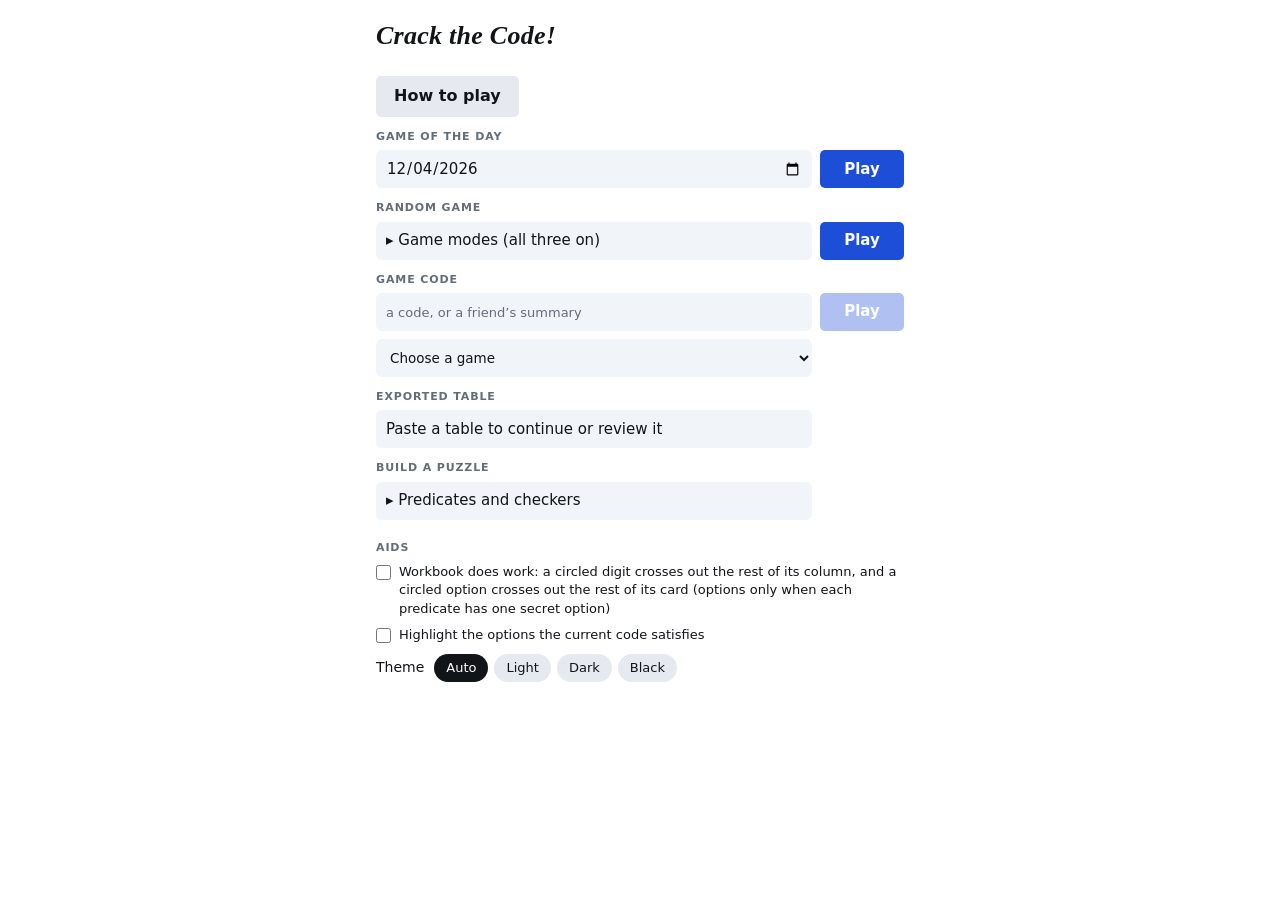
<file: index.html>
<!DOCTYPE html>
<html lang="en">
<head>
<meta charset="utf-8">
<meta name="viewport" content="width=device-width, initial-scale=1">
<title>Crack the Code!</title>
<link rel="icon" id="ico-svg" href="favicon.svg" type="image/svg+xml">
<link rel="icon" id="ico-ico" href="favicon.ico" sizes="16x16 32x32">
<link rel="apple-touch-icon" id="ico-apple" href="apple-touch-icon.png">
<meta name="apple-mobile-web-app-title" content="Crack the Code!">
<meta name="theme-color" content="#ffffff">
<style>
/* Layout idea: a bare white page from a logic workbook. Ink, two hairlines, and blue only where the game is pointing at something. */
:root{
  --paper:#ffffff; --ink:#111418; --muted:#646c78; --faint:#cfd4db; --zone:#f1f4f9; --ctl:#e6eaf0;
  --accent:#1d4ed8; --accent-ink:#ffffff; --hl:#d9e5ff; --true:#0b6e55; --false:#b02a1f; --contra:#fde3df; --gone:#9aa1ac;
  --math:"STIX Two Text","Cambria Math",Cambria,"Times New Roman",Times,serif;
  --ui:system-ui,-apple-system,"Segoe UI",Roboto,"Helvetica Neue",Arial,sans-serif;
  color-scheme:light;
}
@media (prefers-color-scheme:dark){
  :root:not([data-theme="light"]){
    --paper:#0f1216; --ink:#e9edf2; --muted:#98a1ad; --faint:#39414c; --zone:#181d25; --ctl:#2a323d;
    --accent:#8fb0ff; --accent-ink:#0f1216; --hl:#1e3465; --true:#57d3ab; --false:#ff8f84; --contra:#4a211d; --gone:#59616c; color-scheme:dark;
  }
}
:root[data-theme="black"]{
  /* near-black, not #000: every pixel stays slightly lit, which avoids smearing on OLED screens while scrolling */
  --paper:#0b0b0c; --ink:#ededed; --muted:#8d9299; --faint:#2c2e32; --zone:#161719; --ctl:#26282c;
  --accent:#8fb0ff; --accent-ink:#0b0b0c; --hl:#192849; --true:#57d3ab; --false:#ff8f84; --contra:#3d1814; --gone:#585c63; color-scheme:dark;
}
:root[data-theme="dark"]{
  --paper:#0f1216; --ink:#e9edf2; --muted:#98a1ad; --faint:#39414c; --zone:#181d25; --ctl:#2a323d;
  --accent:#8fb0ff; --accent-ink:#0f1216; --hl:#1e3465; --true:#57d3ab; --false:#ff8f84; --contra:#4a211d; --gone:#59616c; color-scheme:dark;
}
*{box-sizing:border-box}
html,body{margin:0}
body{background:var(--paper);color:var(--ink);font-family:var(--ui);font-size:15px;line-height:1.4;-webkit-text-size-adjust:100%}
#app{max-width:560px;margin:0 auto;padding:18px 16px 48px;display:flex;flex-direction:column;gap:14px}
button,select{font:inherit;color:inherit}
button{cursor:pointer;-webkit-tap-highlight-color:transparent;background:none;border:none}
:focus-visible{outline:2px solid var(--accent);outline-offset:2px}

.top{display:flex;flex-wrap:wrap;align-items:baseline;gap:4px 14px}
.top h1{font-family:var(--math);font-style:italic;font-weight:600;font-size:26px;margin:0;letter-spacing:.01em;text-wrap:balance}
.meta{display:flex;flex-wrap:wrap;gap:4px 14px;color:var(--muted);font-size:13px;align-items:center;font-variant-numeric:tabular-nums}
.meta b{color:var(--ink);font-weight:600}
.meta select{background:var(--paper);border:none;padding:0;color:var(--ink)}
.tools{display:flex;gap:14px;margin-left:auto}
.ghost{padding:2px 0;font-size:13px;color:var(--muted)}
.ghost:hover{color:var(--accent)}

.board{font-family:var(--math);font-variant-numeric:tabular-nums}
.row{display:grid;grid-template-columns:repeat(3,minmax(28px,.9fr)) repeat(var(--n),minmax(28px,1fr)) 74px;align-items:center}
.row>.c{text-align:center;min-height:32px;display:flex;align-items:center;justify-content:center;font-size:18px;position:relative}
.row>.c:nth-child(3){border-right:1px solid var(--ink)}
.head{border-bottom:1px solid var(--ink)}
.head .c{font-style:italic;font-weight:600;font-size:17px}
.hist.guess .c.d{font-weight:600}
.dag{position:absolute;right:1px;top:2px;font-size:13px;color:var(--muted)}
.r{font-weight:600;font-size:19px;border-radius:4px;padding:0 6px;line-height:1.35}
.r.t{color:var(--true)} .r.f{color:var(--false)}
.r.echo{background:var(--hl)}
.r.contra{background:var(--contra)}
.empty{padding:12px 0 6px;text-align:center;color:var(--muted);font-family:var(--ui);font-size:13px}

/* input row: every control is centred on the line of the current digit (20px above it, 32px tall) */
.input{align-items:start;padding-top:2px}
.input>.c{flex-direction:column;justify-content:flex-start;gap:2px;min-height:0}
.stepper{width:32px;display:flex;flex-direction:column;align-items:center}
.pm{width:32px;height:20px;line-height:18px;padding:0;font-family:var(--ui);font-size:15px;color:var(--muted)}
.pm:hover{color:var(--accent)}
.dv{width:30px;text-align:center}
.dv.cur{height:32px;line-height:32px;font-size:23px;font-weight:600}
.dv.m1{color:var(--muted);text-decoration:line-through;text-decoration-color:var(--ink);text-decoration-thickness:1.5px}
.dv.m2{box-shadow:inset 0 0 0 1.5px var(--ink);border-radius:50%}
.input>.c.tickwrap{padding-top:24px}
.box{width:24px;height:24px;border:1px solid var(--ink);border-radius:3px;background:var(--paper);font-family:var(--ui);font-size:14px;font-weight:600;padding:0;line-height:1;color:var(--accent-ink)}
.box.on,.box.pending{background:var(--accent);border-color:var(--accent)}
.tickwrap .r{line-height:24px}
.input>.c.acts{padding:20px 0 0 8px;gap:8px;align-items:stretch;font-family:var(--ui)}
.acts button{font-size:12.5px;font-weight:600;line-height:1.15}
.acts .go{background:var(--accent);color:var(--accent-ink);border-radius:5px;height:32px;padding:0}
.acts .know{color:var(--accent);padding:2px 0}
.acts button:disabled{opacity:.3;cursor:not-allowed}

.status{min-height:1.4em;margin:0;font-size:13.5px;color:var(--muted)}
.status.bad{color:var(--false)}

.sheet{display:grid;grid-template-columns:auto minmax(0,1fr);gap:22px;align-items:start}
.digits{display:grid;grid-template-columns:repeat(3,32px);gap:2px}
.dh{text-align:center;font-family:var(--math);font-style:italic;font-weight:600;font-size:17px;height:28px}
.mark{user-select:none;-webkit-user-select:none;-webkit-touch-callout:none;touch-action:manipulation}
.digits .mark{height:32px;border-radius:50%;font-family:var(--math);font-size:18px;padding:0}
.mark.m1{color:var(--muted);text-decoration:line-through;text-decoration-color:var(--ink);text-decoration-thickness:1.5px}
.mark.m2{box-shadow:inset 0 0 0 1.5px var(--ink)}
.cards{display:flex;flex-direction:column;gap:14px;min-width:0}
.card{margin:0}
.card h3{margin:0 0 3px;font-size:14px;font-weight:500;display:flex;gap:8px;align-items:baseline}
.letter{font-family:var(--math);font-style:italic;font-weight:600;font-size:19px;flex:none}
.chips{display:flex;flex-wrap:wrap;gap:2px 6px;margin-left:-9px}
.chip{border-radius:999px;padding:3px 9px;font-family:var(--math);font-size:15.5px;line-height:1.25;text-align:left}
.chip.match{background:var(--hl)}
.chip.nocard{color:var(--muted);font-style:italic}
.hint{margin:0;font-size:12.5px;color:var(--muted)}

.end{display:flex;flex-direction:column;gap:10px}
.end h2{margin:0;font-family:var(--math);font-style:italic;font-size:22px}
.stats{display:flex;flex-wrap:wrap;gap:4px 18px;margin:0;font-variant-numeric:tabular-nums}
.stats div{display:flex;gap:6px} .stats dt{color:var(--muted)} .stats dd{margin:0;font-weight:600}
pre.out{margin:0;font-family:var(--math);font-size:15px;white-space:pre-wrap;overflow-wrap:anywhere}
.endb{display:flex;flex-wrap:wrap;gap:6px 18px;align-items:center}
.primary{background:var(--accent);color:var(--accent-ink);border-radius:5px;padding:6px 14px;font-weight:600}

#modal{position:fixed;inset:0;background:rgba(10,14,22,.45);display:flex;align-items:center;justify-content:center;padding:16px;z-index:10}
#modal[hidden]{display:none}
.dlg{background:var(--paper);color:var(--ink);border-radius:8px;padding:18px;max-width:360px;width:100%;display:flex;flex-direction:column;gap:14px}
.dlg p{margin:0;font-size:16px}
.dlg .math{font-family:var(--math);font-size:19px}
.dlg textarea{width:100%;height:190px;font-family:var(--math);font-size:15px;background:var(--paper);color:var(--ink);border:1px solid var(--faint);border-radius:4px;padding:8px;resize:vertical}
.dlg small{color:var(--muted)}
.dlgb{display:flex;justify-content:flex-end;gap:18px;align-items:center}
@media (max-width:380px){ .row{grid-template-columns:repeat(3,minmax(26px,.9fr)) repeat(var(--n),minmax(24px,1fr)) 64px} .sheet{gap:14px} .digits{grid-template-columns:repeat(3,28px)} }
@media (prefers-reduced-motion:no-preference){ .box,.chip,.mark{transition:background-color .12s,box-shadow .12s,color .12s} }
.setup{display:flex;flex-direction:column;gap:12px}
.lead{margin:0;font-size:15px}
.bankrow{display:flex;gap:10px;align-items:baseline;flex-wrap:wrap;font-size:14px;color:var(--muted)}
.bankrow select{background:var(--paper);color:var(--ink);border:none;border-bottom:1px solid var(--ink);padding:2px 0;max-width:100%}
.srow{display:grid;grid-template-columns:22px 92px 92px auto;gap:2px 12px;align-items:baseline}
.srow input{font:inherit;font-family:var(--math);font-size:18px;color:var(--ink);background:var(--paper);border:none;border-bottom:1px solid var(--ink);padding:2px 0;width:100%;border-radius:0;font-variant-numeric:tabular-nums}
.srow input::placeholder{color:var(--faint);font-family:var(--ui);font-size:13px}
.srow .ghost{justify-self:start}
.res{grid-column:2 / -1;font-size:13px;color:var(--muted);min-height:1.2em}
.res.bad{color:var(--false)}
.rep{margin:0}
.verdict{margin:0;font-family:var(--math);font-size:18px;font-style:italic}
.opt{display:flex;gap:8px;align-items:center;font-size:13px;color:var(--muted)}
.opt input{accent-color:var(--accent);margin:0;width:15px;height:15px}
.setup h2{margin:10px 0 0;font-family:var(--math);font-style:italic;font-weight:600;font-size:18px}
.field{display:grid;grid-template-columns:auto minmax(0,1fr);gap:2px 12px;align-items:baseline}
.field label{font-size:14px;color:var(--muted)}
.field input{font:inherit;font-family:var(--math);font-size:19px;letter-spacing:.04em;color:var(--ink);background:var(--paper);border:none;border-bottom:1px solid var(--ink);padding:2px 0;width:100%;border-radius:0}
.field input::placeholder{color:var(--faint);font-family:var(--ui);font-size:13px;letter-spacing:0}
.field .res{grid-column:2}
.opts{display:flex;flex-direction:column;gap:8px}
.opt{align-items:flex-start}
.opt input{margin-top:2px;flex:none}
.opt b{color:var(--ink);font-weight:500}
.srow{grid-template-columns:22px 92px minmax(92px,150px) auto}
.bankrow select{width:100%}
.primary.big{font-size:16px;padding:9px 18px}
.muted{color:var(--muted)}
.dlg.tut{max-width:480px;max-height:86vh;padding:0;gap:0}
.tutbody{overflow-y:auto;padding:18px 18px 4px}
.tutbody h2{margin:0 0 8px;font-family:var(--math);font-style:italic;font-size:22px}
.tutbody p{margin:0 0 10px;font-size:14.5px;line-height:1.45}
.dlg.tut .dlgb{padding:10px 18px 14px}
.tools{flex-wrap:wrap;justify-content:flex-end;gap:4px 14px}
.gotd{display:flex;flex-wrap:wrap;gap:8px 12px;align-items:center;font-size:14px;color:var(--muted)}
.gotd input{font:inherit;color:var(--ink);background:var(--paper);border:none;border-bottom:1px solid var(--ink);padding:2px 0;border-radius:0;color-scheme:inherit}
.srow select{grid-column:2 / -1;width:100%;min-width:0;font:inherit;font-size:13px;background:var(--paper);color:var(--muted);border:none;padding:1px 0;text-overflow:ellipsis}
.sp{display:flex;flex-wrap:wrap;gap:10px 22px;align-items:flex-start}
.spchart{flex:1 1 250px;min-width:0;overflow-x:auto}
.spchart svg{display:block}
.spchart .ln{fill:none;stroke:var(--ink);stroke-width:1.2}
.spchart circle{fill:var(--ink)}
.spchart .pt{cursor:pointer}
.spchart .pt.on circle{fill:var(--accent)}
.spchart text{font-family:var(--math);text-anchor:middle;fill:var(--muted)}
.spchart .v{font-size:12px;fill:var(--ink)}
.spchart .t{font-size:10.5px}
.spchart .pt.on .t,.spchart .pt.on .v{fill:var(--accent)}
.spside{flex:1 1 230px;min-width:0;display:flex;flex-direction:column;gap:8px}
.spnav{display:flex;gap:12px;align-items:baseline;font-size:13px;color:var(--muted)}
.spnav button:disabled{opacity:.3;cursor:default}
.spws{display:flex;gap:16px;align-items:flex-start}
.spgrid{display:grid;grid-template-columns:repeat(3,18px);font-family:var(--math);font-size:14px;line-height:18px;text-align:center;flex:none}
.spgrid i{font-style:normal}
.spgrid .h{font-style:italic;font-weight:600}
.spopts{display:flex;flex-direction:column;gap:1px;font-family:var(--math);font-size:13px;line-height:18px;min-width:0}
.spopts .letter{font-size:14px;margin-right:6px}
.spopts span{margin-right:9px;white-space:nowrap;display:inline-block}
.spopts .only{font-weight:600}
.sp .off{color:var(--gone);text-decoration:line-through}
.sp .off.new{color:var(--accent)}
.spwhy{font-size:13px}
.spwhy p{margin:0 0 3px;color:var(--muted)} .spwhy p b{color:var(--ink);font-family:var(--math);font-size:14.5px}
.spwhy ul{margin:0;padding-left:16px;display:flex;flex-direction:column;gap:3px}

/* Three roles, each with one look. Label: small capitals, names a thing. Button: a filled shape, does something now.
   Zone: a tinted tray with white keys, the places you work. Everything on bare white is the record. */
.lbl{font-family:var(--ui);font-size:11px;font-weight:600;letter-spacing:.08em;text-transform:uppercase;color:var(--muted);font-style:normal}
.lbl .note{text-transform:none;letter-spacing:0;font-weight:400;font-size:12.5px;margin-left:6px}
.setup h2{font-family:var(--ui);font-size:11px;font-weight:600;letter-spacing:.08em;text-transform:uppercase;color:var(--muted);font-style:normal;margin:8px 0 0}
.ghost{padding:5px 12px;font-size:13px;font-weight:500;color:var(--ink);background:var(--ctl);border-radius:999px}
.ghost:hover{color:var(--accent)}
.ghost.big{font-size:16px;padding:9px 18px;border-radius:5px;font-weight:600}
.primary:disabled,.ghost:disabled{opacity:.35;cursor:not-allowed}
.tools{gap:6px;justify-content:flex-start;margin-left:0;width:100%}
.top{gap:8px 14px}
.meta{gap:4px 16px;font-size:14px}
.meta b{font-family:var(--math);font-size:15px}
.facts{display:flex;flex-direction:column;gap:1px}
.facts p{margin:0;font-size:13.5px}
.board>.lbl{margin-bottom:2px}
.zone{background:var(--zone);border-radius:10px;margin:6px -10px 0;padding:8px 10px 10px}
.zone>.lbl{display:block;margin-bottom:4px}
.zone.ws{margin-top:0;padding-bottom:14px}
.zone .pm{background:var(--paper);border-radius:6px;color:var(--ink);width:30px;height:22px;line-height:20px;font-weight:600}
.zone .stepper{gap:3px}
.zone .acts .know{background:var(--paper);border-radius:5px;padding:5px 2px}
.zone .digits .mark,.zone .chip{background:var(--paper)}
.zone .chip.match{background:var(--hl)}
.zone .chips{margin-left:0;gap:5px 6px}
.zone .digits{gap:4px}
.input>.c.tickwrap{padding-top:28px}
.input>.c.acts{padding-top:25px}
.opt{color:var(--ink)}
.opt .muted,.opt b+span{color:var(--muted)}
.quick{display:flex;flex-wrap:wrap;gap:10px}
.field input,.gotd input,.srow input{background:var(--zone);padding:4px 8px;border-radius:5px 5px 0 0}
.bankrow select,.srow select{background:var(--zone);border-radius:5px;padding:5px 6px;color:var(--ink)}
.bankrow select{border-bottom:none}
.spnav{align-items:center}
.dlgb{gap:10px}
.hint{font-size:12.5px}
/* crossed out: the key leaves the tray (no white fill) and one line runs the width of where it was */
.zone .mark.m1,.zone .chip.mark.m1,.zone .digits .mark.m1{background:transparent;color:var(--muted);text-decoration:none;position:relative}
.zone .mark.m1::after{content:"";position:absolute;left:5px;right:5px;top:50%;border-top:1.5px solid var(--muted)}
.zone .chip.mark.m1.match{background:var(--hl)}
.zone.next{padding-top:2px}
.zone.next>.lbl{margin:8px 0 0}
.board>.head{margin-bottom:0}
.field.code{grid-template-columns:auto minmax(0,1fr) auto;align-items:center}
.field.code .primary{padding:6px 16px}
#report:empty,#report2:empty{display:none}
.start{display:grid;grid-template-columns:minmax(0,1fr) 84px;gap:8px;align-items:stretch;margin-top:-6px}
.start>input,.start>select,.foldsel{font:inherit;font-size:15px;color:var(--ink);background:var(--zone);border:none;border-radius:6px;padding:8px 10px;min-width:0;width:100%;text-align:left;height:38px;color-scheme:inherit}
.start>#code{font-family:var(--math);font-size:18px;letter-spacing:.04em}
.start>#code::placeholder{font-family:var(--ui);font-size:13px;letter-spacing:0;color:var(--muted)}
.start>select{grid-column:1;font-size:13.5px}
.start>.primary{padding:0;height:38px}
.foldsel{cursor:pointer}
.foldsel:hover{color:var(--accent)}
#codemsg:empty{display:none}
.setup>.opts{margin-top:-4px}
.status:empty{display:none}
.zone.next{padding-bottom:8px}
.zone.ws{margin-top:2px}
.meta .rival b{font-family:var(--ui);font-size:13.5px;font-weight:600}
.nojs{max-width:34rem;margin:0 auto;padding:18px 16px;font-family:var(--ui);color:var(--ink);line-height:1.45}
.nojs h1{font-family:var(--math);font-style:italic;font-weight:600;font-size:26px;letter-spacing:.01em;margin:0 0 18px}
.nojs p{margin:0 0 10px}
.theme{display:flex;align-items:center;gap:6px;flex-wrap:wrap;margin-top:2px}
.theme>span{font-size:14px;margin-right:4px}
.theme button[aria-pressed="true"]{background:var(--ink);color:var(--paper)}
.start.recent{margin-top:0}
.recent+.recent{margin-top:6px}
.recinfo{background:var(--zone);border-radius:6px;padding:4px 10px;min-width:0;display:flex;flex-direction:column;justify-content:center;font-size:13px;color:var(--muted);line-height:1.25}
.recinfo .code{font-family:var(--math);font-size:15px;color:var(--ink);letter-spacing:.03em}
.start.recent>button{height:auto;min-height:38px}
.start.recent>.ghost{border-radius:5px;font-size:15px;font-weight:600}
</style>
</head>
<body>
<main id="app"></main>
<noscript><div class="nojs"><h1>Crack the Code!</h1><p><b>This game needs JavaScript, and it is turned off in this browser.</b></p><p>Everything runs on your own device: the page makes no network requests, and your games are saved only in this browser. Turn JavaScript on for this site, then reload the page.</p></div></noscript>
<div id="modal" hidden></div>
<script>
const LIB={"preds":[{"id":101,"text":"x compared to 1","o":[["x = 1",1],["x > 1",2]]},{"id":102,"text":"x compared to 2","o":[["x < 2",1],["x = 2",3],["x > 2",4]]},{"id":103,"text":"x compared to 3","o":[["x < 3",5],["x = 3",6],["x > 3",7]]},{"id":104,"text":"x compared to 4","o":[["x < 4",8],["x = 4",9],["x > 4",10]]},{"id":105,"text":"x compared to 5","o":[["x < 5",11],["x = 5",10]]},{"id":106,"text":"y compared to 1","o":[["y = 1",12],["y > 1",13]]},{"id":107,"text":"y compared to 2","o":[["y < 2",12],["y = 2",14],["y > 2",15]]},{"id":108,"text":"y compared to 3","o":[["y < 3",16],["y = 3",17],["y > 3",18]]},{"id":109,"text":"y compared to 4","o":[["y < 4",19],["y = 4",20],["y > 4",21]]},{"id":110,"text":"y compared to 5","o":[["y < 5",22],["y = 5",21]]},{"id":111,"text":"z compared to 1","o":[["z = 1",23],["z > 1",24]]},{"id":112,"text":"z compared to 2","o":[["z < 2",23],["z = 2",25],["z > 2",26]]},{"id":113,"text":"z compared to 3","o":[["z < 3",27],["z = 3",28],["z > 3",29]]},{"id":114,"text":"z compared to 4","o":[["z < 4",30],["z = 4",31],["z > 4",32]]},{"id":115,"text":"z compared to 5","o":[["z < 5",33],["z = 5",32]]},{"id":116,"text":"x is even or odd","o":[["x is even",34],["x is odd",35]]},{"id":117,"text":"y is even or odd","o":[["y is even",36],["y is odd",37]]},{"id":118,"text":"z is even or odd","o":[["z is even",38],["z is odd",39]]},{"id":119,"text":"x is prime or not (2, 3 and 5 are prime)","o":[["x is prime",40],["x is not prime",41]]},{"id":120,"text":"y is prime or not (2, 3 and 5 are prime)","o":[["y is prime",42],["y is not prime",43]]},{"id":121,"text":"z is prime or not (2, 3 and 5 are prime)","o":[["z is prime",44],["z is not prime",45]]},{"id":122,"text":"how many 1s the code contains","o":[["no 1s",46],["one 1",47],["two 1s",48],["three 1s",174]]},{"id":123,"text":"how many 2s the code contains","o":[["no 2s",49],["one 2",50],["two 2s",51],["three 2s",175]]},{"id":124,"text":"how many 3s the code contains","o":[["no 3s",52],["one 3",53],["two 3s",54],["three 3s",176]]},{"id":125,"text":"how many 4s the code contains","o":[["no 4s",55],["one 4",56],["two 4s",57],["three 4s",177]]},{"id":126,"text":"how many 5s the code contains","o":[["no 5s",58],["one 5",59],["two 5s",60],["three 5s",178]]},{"id":127,"text":"how many digits are even","o":[["no even digits",61],["one even digit",62],["two even digits",63],["three even digits",64]]},{"id":128,"text":"more even digits or more odd digits","o":[["more even than odd",65],["more odd than even",66]]},{"id":129,"text":"how many digits are prime","o":[["no prime digits",67],["one prime digit",68],["two prime digits",69],["three prime digits",70]]},{"id":130,"text":"how many digits are greater than 3","o":[["no digits above 3",71],["one digit above 3",72],["two digits above 3",73],["three digits above 3",74]]},{"id":131,"text":"how many digits are less than 3","o":[["no digits below 3",75],["one digit below 3",76],["two digits below 3",77],["three digits below 3",78]]},{"id":132,"text":"x compared to y","o":[["x < y",79],["x = y",80],["x > y",81]]},{"id":133,"text":"x compared to z","o":[["x < z",82],["x = z",83],["x > z",84]]},{"id":134,"text":"y compared to z","o":[["y < z",85],["y = z",86],["y > z",87]]},{"id":135,"text":"how far apart x and y are","o":[["x and y are equal",80],["x and y differ by 1",88],["x and y differ by 2 or more",89]]},{"id":136,"text":"how far apart x and z are","o":[["x and z are equal",83],["x and z differ by 1",90],["x and z differ by 2 or more",91]]},{"id":137,"text":"how far apart y and z are","o":[["y and z are equal",86],["y and z differ by 1",92],["y and z differ by 2 or more",93]]},{"id":138,"text":"x and y have the same parity or not","o":[["x and y have the same parity",94],["x and y have different parity",95]]},{"id":139,"text":"x and z have the same parity or not","o":[["x and z have the same parity",96],["x and z have different parity",97]]},{"id":140,"text":"y and z have the same parity or not","o":[["y and z have the same parity",98],["y and z have different parity",99]]},{"id":141,"text":"x + y compared to 6","o":[["x + y < 6",100],["x + y = 6",101],["x + y > 6",102]]},{"id":142,"text":"x + z compared to 6","o":[["x + z < 6",103],["x + z = 6",104],["x + z > 6",105]]},{"id":143,"text":"y + z compared to 6","o":[["y + z < 6",106],["y + z = 6",107],["y + z > 6",108]]},{"id":144,"text":"x + y + z compared to 6","o":[["x + y + z < 6",109],["x + y + z = 6",110],["x + y + z > 6",111]]},{"id":145,"text":"x + y + z compared to 9","o":[["x + y + z < 9",112],["x + y + z = 9",113],["x + y + z > 9",114]]},{"id":146,"text":"x + y + z is even or odd","o":[["x + y + z is even",115],["x + y + z is odd",116]]},{"id":147,"text":"remainder when x + y + z is divided by 3","o":[["remainder 0",117],["remainder 1",118],["remainder 2",119]]},{"id":148,"text":"x + y + z is a multiple of 3, 4 or 5","o":[["x + y + z is a multiple of 3",117],["x + y + z is a multiple of 4",120],["x + y + z is a multiple of 5",121]]},{"id":149,"text":"x times y times z is even or odd","o":[["the product is even",122],["the product is odd",61]]},{"id":150,"text":"the three-digit number xyz is a multiple of 2, 3, 4 or 5","o":[["xyz is a multiple of 2",38],["xyz is a multiple of 3",117],["xyz is a multiple of 4",123],["xyz is a multiple of 5",32]]},{"id":151,"text":"x + y compared to z","o":[["x + y < z",124],["x + y = z",125],["x + y > z",126]]},{"id":152,"text":"x + z compared to y","o":[["x + z < y",127],["x + z = y",128],["x + z > y",129]]},{"id":153,"text":"y + z compared to x","o":[["y + z < x",130],["y + z = x",131],["y + z > x",132]]},{"id":154,"text":"which digit is strictly the smallest","o":[["x is strictly the smallest",133],["y is strictly the smallest",134],["z is strictly the smallest",135]]},{"id":155,"text":"which digit is strictly the largest","o":[["x is strictly the largest",136],["y is strictly the largest",137],["z is strictly the largest",138]]},{"id":156,"text":"which digit is the smallest, ties allowed","o":[["x is smallest or tied for smallest",139],["y is smallest or tied for smallest",140],["z is smallest or tied for smallest",141]]},{"id":157,"text":"which digit is the largest, ties allowed","o":[["x is largest or tied for largest",142],["y is largest or tied for largest",143],["z is largest or tied for largest",144]]},{"id":158,"text":"how many of the digits are equal","o":[["all three digits equal",145],["exactly two digits equal",146],["all digits different",147]]},{"id":159,"text":"exactly two digits are equal, or not","o":[["exactly two digits equal",146],["not exactly two digits equal",148]]},{"id":160,"text":"the digits rise, fall, or neither","o":[["x < y < z",149],["x > y > z",150],["neither",151]]},{"id":161,"text":"how many neighbouring digits step up by exactly 1","o":[["both steps go up by 1",152],["one step goes up by 1",153],["no step goes up by 1",154]]},{"id":162,"text":"longest run of neighbours stepping by 1, up or down","o":[["no run",155],["a run of two digits",156],["a run of three digits",157]]},{"id":163,"text":"the digits are evenly spaced (y - x = z - y) or not","o":[["evenly spaced",158],["not evenly spaced",159]]},{"id":164,"text":"spread of the code (largest digit minus smallest)","o":[["spread is 0",145],["spread is 1",160],["spread is 2",161],["spread is 3",162],["spread is 4",163]]},{"id":165,"text":"middle digit by size compared to 3","o":[["middle digit < 3",164],["middle digit = 3",165],["middle digit > 3",166]]},{"id":166,"text":"largest digit compared to 4","o":[["largest digit < 4",71],["largest digit = 4",167],["largest digit > 4",168]]},{"id":167,"text":"smallest digit compared to 2","o":[["smallest digit < 2",169],["smallest digit = 2",170],["smallest digit > 2",75]]},{"id":168,"text":"one particular digit is less than 3","o":[["x < 3",5],["y < 3",16],["z < 3",27]]},{"id":169,"text":"one particular digit is less than 4","o":[["x < 4",8],["y < 4",19],["z < 4",30]]},{"id":170,"text":"one particular digit is equal to 1","o":[["x = 1",1],["y = 1",12],["z = 1",23]]},{"id":171,"text":"one particular digit is equal to 2","o":[["x = 2",3],["y = 2",14],["z = 2",25]]},{"id":172,"text":"one particular digit is equal to 3","o":[["x = 3",6],["y = 3",17],["z = 3",28]]},{"id":173,"text":"one particular digit is equal to 4","o":[["x = 4",9],["y = 4",20],["z = 4",31]]},{"id":174,"text":"one particular digit is equal to 5","o":[["x = 5",10],["y = 5",21],["z = 5",32]]},{"id":175,"text":"one particular digit is greater than 1","o":[["x > 1",2],["y > 1",13],["z > 1",24]]},{"id":176,"text":"one particular digit is greater than 3","o":[["x > 3",7],["y > 3",18],["z > 3",29]]},{"id":177,"text":"one particular digit is even or odd","o":[["x is even",34],["x is odd",35],["y is even",36],["y is odd",37],["z is even",38],["z is odd",39]]},{"id":178,"text":"one particular digit is prime","o":[["x is prime",40],["y is prime",42],["z is prime",44]]},{"id":179,"text":"one particular digit compared to 1","o":[["x = 1",1],["x > 1",2],["y = 1",12],["y > 1",13],["z = 1",23],["z > 1",24]]},{"id":180,"text":"one particular digit compared to 3","o":[["x < 3",5],["x = 3",6],["x > 3",7],["y < 3",16],["y = 3",17],["y > 3",18],["z < 3",27],["z = 3",28],["z > 3",29]]},{"id":181,"text":"one particular digit compared to 4","o":[["x < 4",8],["x = 4",9],["x > 4",10],["y < 4",19],["y = 4",20],["y > 4",21],["z < 4",30],["z = 4",31],["z > 4",32]]},{"id":182,"text":"one particular digit is strictly the smallest or strictly the largest","o":[["x is strictly the smallest",133],["x is strictly the largest",136],["y is strictly the smallest",134],["y is strictly the largest",137],["z is strictly the smallest",135],["z is strictly the largest",138]]},{"id":183,"text":"x compared to one particular other digit","o":[["x < y",79],["x < z",82],["x = y",80],["x = z",83],["x > y",81],["x > z",84]]},{"id":184,"text":"y compared to one particular other digit","o":[["y < x",81],["y < z",85],["y = x",80],["y = z",86],["y > x",79],["y > z",87]]},{"id":185,"text":"z compared to one particular other digit","o":[["z < x",84],["z < y",87],["z = x",83],["z = y",86],["z > x",82],["z > y",85]]},{"id":186,"text":"one particular pair of digits compared","o":[["x < y",79],["x = y",80],["x > y",81],["x < z",82],["x = z",83],["x > z",84],["y < z",85],["y = z",86],["y > z",87]]},{"id":187,"text":"one particular pair of digits adds up to 4","o":[["x + y = 4",171],["x + z = 4",172],["y + z = 4",173]]},{"id":188,"text":"one particular pair of digits adds up to 6","o":[["x + y = 6",101],["x + z = 6",104],["y + z = 6",107]]},{"id":189,"text":"one particular pair of digits has the same parity","o":[["x and y have the same parity",94],["x and z have the same parity",96],["y and z have the same parity",98]]},{"id":190,"text":"one particular pair of digits differs by exactly 1","o":[["x and y differ by 1",88],["x and z differ by 1",90],["y and z differ by 1",92]]},{"id":191,"text":"one particular pair of digits adds up to the third","o":[["x + y = z",125],["x + z = y",128],["y + z = x",131]]},{"id":192,"text":"how many 1s OR how many 3s the code contains","o":[["no 1s",46],["one 1",47],["two 1s",48],["no 3s",52],["one 3",53],["two 3s",54]]},{"id":193,"text":"how many 3s OR how many 4s the code contains","o":[["no 3s",52],["one 3",53],["two 3s",54],["no 4s",55],["one 4",56],["two 4s",57]]},{"id":194,"text":"how many 1s OR how many 4s the code contains","o":[["no 1s",46],["one 1",47],["two 1s",48],["no 4s",55],["one 4",56],["two 4s",57]]},{"id":195,"text":"how many 2s OR how many 5s the code contains","o":[["no 2s",49],["one 2",50],["two 2s",51],["no 5s",58],["one 5",59],["two 5s",60]]}],"cards":[[1,[1415,3645,5928,8793],"11111111111111111111111110000000000000000000000000000000000000000000000000000000000000000000000000000000000000000000000000000"],[2,[3906,4151,6760,8410],"00000000000000000000000001111111111111111111111111111111111111111111111111111111111111111111111111111111111111111111111111111"],[3,[1758,2555,4929,9458],"00000000000000000000000001111111111111111111111111000000000000000000000000000000000000000000000000000000000000000000000000000"],[4,[2291,3458,4059,9909],"00000000000000000000000000000000000000000000000000111111111111111111111111111111111111111111111111111111111111111111111111111"],[5,[3604,6513,9108,9414],"11111111111111111111111111111111111111111111111111000000000000000000000000000000000000000000000000000000000000000000000000000"],[6,[3270,6574,6978,8554],"00000000000000000000000000000000000000000000000000111111111111111111111111100000000000000000000000000000000000000000000000000"],[7,[1715,3879,7005,9925],"00000000000000000000000000000000000000000000000000000000000000000000000000011111111111111111111111111111111111111111111111111"],[8,[1134,5904,6898,7948],"11111111111111111111111111111111111111111111111111111111111111111111111111100000000000000000000000000000000000000000000000000"],[9,[6325,6331,6791,7210],"00000000000000000000000000000000000000000000000000000000000000000000000000011111111111111111111111110000000000000000000000000"],[10,[1563,2426,2572,4439],"00000000000000000000000000000000000000000000000000000000000000000000000000000000000000000000000000001111111111111111111111111"],[11,[2550,7672,8288,8355],"11111111111111111111111111111111111111111111111111111111111111111111111111111111111111111111111111110000000000000000000000000"],[12,[3028,4856,6690,9810],"11111000000000000000000001111100000000000000000000111110000000000000000000011111000000000000000000001111100000000000000000000"],[13,[2845,2850,5143,6069],"00000111111111111111111110000011111111111111111111000001111111111111111111100000111111111111111111110000011111111111111111111"],[14,[1016,1357,5309,6736],"00000111110000000000000000000011111000000000000000000001111100000000000000000000111110000000000000000000011111000000000000000"],[15,[3180,3464,5744,6117],"00000000001111111111111110000000000111111111111111000000000011111111111111100000000001111111111111110000000000111111111111111"],[16,[3524,3533,6158,9838],"11111111110000000000000001111111111000000000000000111111111100000000000000011111111110000000000000001111111111000000000000000"],[17,[3689,6388,9652,9885],"00000000001111100000000000000000000111110000000000000000000011111000000000000000000001111100000000000000000000111110000000000"],[18,[3013,7106,8524,9255],"00000000000000011111111110000000000000001111111111000000000000000111111111100000000000000011111111110000000000000001111111111"],[19,[2819,5772,7052,7331],"11111111111111100000000001111111111111110000000000111111111111111000000000011111111111111100000000001111111111111110000000000"],[20,[1913,2947,7757,8286],"00000000000000011111000000000000000000001111100000000000000000000111110000000000000000000011111000000000000000000001111100000"],[21,[3398,4029,4089,4497],"00000000000000000000111110000000000000000000011111000000000000000000001111100000000000000000000111110000000000000000000011111"],[22,[1453,5260,7779,7956],"11111111111111111111000001111111111111111111100000111111111111111111110000011111111111111111111000001111111111111111111100000"],[23,[2934,4182,5581,7523],"10000100001000010000100001000010000100001000010000100001000010000100001000010000100001000010000100001000010000100001000010000"],[24,[1378,2274,2699,4541],"01111011110111101111011110111101111011110111101111011110111101111011110111101111011110111101111011110111101111011110111101111"],[25,[1289,3251,5068,5123],"01000010000100001000010000100001000010000100001000010000100001000010000100001000010000100001000010000100001000010000100001000"],[26,[6933,8141,8158,9920],"00111001110011100111001110011100111001110011100111001110011100111001110011100111001110011100111001110011100111001110011100111"],[27,[2558,3563,7602,9025],"11000110001100011000110001100011000110001100011000110001100011000110001100011000110001100011000110001100011000110001100011000"],[28,[1368,2950,4877,6491],"00100001000010000100001000010000100001000010000100001000010000100001000010000100001000010000100001000010000100001000010000100"],[29,[1457,2979,9119,9564],"00011000110001100011000110001100011000110001100011000110001100011000110001100011000110001100011000110001100011000110001100011"],[30,[4694,6702,6946,9796],"11100111001110011100111001110011100111001110011100111001110011100111001110011100111001110011100111001110011100111001110011100"],[31,[4848,7677,9165,9946],"00010000100001000010000100001000010000100001000010000100001000010000100001000010000100001000010000100001000010000100001000010"],[32,[1148,5121,6457,9077],"00001000010000100001000010000100001000010000100001000010000100001000010000100001000010000100001000010000100001000010000100001"],[33,[2604,4195,5286,8328],"11110111101111011110111101111011110111101111011110111101111011110111101111011110111101111011110111101111011110111101111011110"],[34,[1843,4880,4956,5470],"00000000000000000000000001111111111111111111111111000000000000000000000000011111111111111111111111110000000000000000000000000"],[35,[2448,5571,5875,6803],"11111111111111111111111110000000000000000000000000111111111111111111111111100000000000000000000000001111111111111111111111111"],[36,[2329,3655,4008,6698],"00000111110000011111000000000011111000001111100000000001111100000111110000000000111110000011111000000000011111000001111100000"],[37,[2069,3707,5771,9084],"11111000001111100000111111111100000111110000011111111110000011111000001111111111000001111100000111111111100000111110000011111"],[38,[1931,4574,8426,8869],"01010010100101001010010100101001010010100101001010010100101001010010100101001010010100101001010010100101001010010100101001010"],[39,[3547,3648,7840,8890],"10101101011010110101101011010110101101011010110101101011010110101101011010110101101011010110101101011010110101101011010110101"],[40,[1858,6615,6622,8264],"00000000000000000000000001111111111111111111111111111111111111111111111111100000000000000000000000001111111111111111111111111"],[41,[1944,3518,4601,6392],"11111111111111111111111110000000000000000000000000000000000000000000000000011111111111111111111111110000000000000000000000000"],[42,[6017,6041,7118,8586],"00000111111111100000111110000011111111110000011111000001111111111000001111100000111111111100000111110000011111111110000011111"],[43,[1739,2651,5020,9811],"11111000000000011111000001111100000000001111100000111110000000000111110000011111000000000011111000001111100000000001111100000"],[44,[2026,8200,8562,9314],"01101011010110101101011010110101101011010110101101011010110101101011010110101101011010110101101011010110101101011010110101101"],[45,[2052,5637,6515,9694],"10010100101001010010100101001010010100101001010010100101001010010100101001010010100101001010010100101001010010100101001010010"],[46,[2362,3775,5003,9206],"00000000000000000000000000000001111011110111101111000000111101111011110111100000011110111101111011110000001111011110111101111"],[47,[1654,2498,6657,7585],"00000011110111101111011110111110000100001000010000011111000010000100001000001111100001000010000100000111110000100001000010000"],[48,[1735,3694,5067,6856],"01111100001000010000100001000000000000000000000000100000000000000000000000010000000000000000000000001000000000000000000000000"],[49,[1797,4387,4591,6224],"10111000001011110111101110000000000000000000000000101110000010111101111011110111000001011110111101111011100000101111011110111"],[50,[3067,3388,4329,8411],"01000101110100001000010001011100000101111011110111010001011101000010000100001000101110100001000010000100010111010000100001000"],[51,[2671,4457,5814,8563],"00000010000000000000000000100010111010000100001000000000100000000000000000000000010000000000000000000000001000000000000000000"],[52,[2618,2707,4556,9703],"11011110110000011011110111101111011000001101111011000000000000000000000000011011110110000011011110111101111011000001101111011"],[53,[3489,5398,7339,7581],"00100001001101100100001000010000100110110010000100110111101100000110111101100100001001101100100001000010000100110110010000100"],[54,[4317,6879,7119,9064],"00000000000010000000000000000000000001000000000000001000010011011001000010000000000000010000000000000000000000001000000000000"],[55,[2716,3096,4930,6306],"11101111011110100000111011110111101111010000011101111011110111101000001110100000000000000000000000001110111101111010000011101"],[56,[7841,7846,8297,9939],"00010000100001011101000100001000010000101110100010000100001000010111010001011101111011110100000111010001000010000101110100010"],[57,[2440,2796,5812,6055],"00000000000000000010000000000000000000000001000000000000000000000000100000000010000100001011101000100000000000000000001000000"],[58,[2907,8313,8853,9171],"11110111101111011110000001111011110111101111000000111101111011110111100000011110111101111011110000000000000000000000000000000"],[59,[4373,6646,7071,9903],"00001000010000100001111100000100001000010000111110000010000100001000011111000001000010000100001111101111011110111101111000000"],[60,[1158,1355,2675,4010],"00000000000000000000000010000000000000000000000001000000000000000000000000100000000000000000000000010000100001000010000111110"],[61,[1852,6693,7931,8664],"10101000001010100000101010000000000000000000000000101010000010101000001010100000000000000000000000001010100000101010000010101"],[62,[3676,7105,9484,9552],"01010101010101010101010101010100000101010000010101010101010101010101010101010101000001010100000101010101010101010101010101010"],[63,[3407,3459,6721,6823],"00000010100000001010000000101010101010101010101010000000101000000010100000001010101010101010101010100000001010000000101000000"],[64,[1678,2212,5124,8805],"00000000000000000000000000000001010000000101000000000000000000000000000000000000010100000001010000000000000000000000000000000"],[65,[1526,2467,3053,9463],"00000010100000001010000000101011111010101111101010000000101000000010100000001010111110101011111010100000001010000000101000000"],[66,[1817,5075,9027,9673],"11111101011111110101111111010100000101010000010101111111010111111101011111110101000001010100000101011111110101111111010111111"],[67,[3603,3615,7858,9973],"10010000000000010010000000000000000000000000000000000000000000000000000000010010000000000010010000000000000000000000000000000"],[68,[3281,3667,5937,7708],"01101100101001001101100101001000000000001001000000100100000000000100100000001101100101001001101100101001000000000001001000000"],[69,[1434,2855,6015,8185],"00000011010110100000011010110110010100100110110010011011001010010011011001000000011010110100000011010110110010100100110110010"],[70,[2473,4038,4044,9188],"00000000000000000000000000000001101011010000001101000000110101101000000110100000000000000000000000000000001101011010000001101"],[71,[5507,6533,7017,8382],"11100111001110000000000001110011100111000000000000111001110011100000000000000000000000000000000000000000000000000000000000000"],[72,[4153,7685,7914,8866],"00011000110001111100111000001100011000111110011100000110001100011111001110011100111001110000000000001110011100111000000000000"],[73,[1265,2910,3123,9627],"00000000000000000011000110000000000000000001100011000000000000000000110001100011000110001111100111000001100011000111110011100"],[74,[2636,4732,8170,9092],"00000000000000000000000000000000000000000000000000000000000000000000000000000000000000000000011000110000000000000000001100011"],[75,[3504,4444,4810,7632],"00000000000000000000000000000000000000000000000000000000000000111001110011100000000000011100111001110000000000001110011100111"],[76,[2574,3091,5190,8197],"00000000000011100111001110000000000001110011100111001110011111000110001100000111001111100011000110000011100111110001100011000"],[77,[1287,5790,6654,8622],"00111001111100011000110000011100111110001100011000110001100000000000000000011000110000000000000000001100011000000000000000000"],[78,[2272,4065,4670,4945],"11000110000000000000000001100011000000000000000000000000000000000000000000000000000000000000000000000000000000000000000000000"],[79,[2551,3610,8839,9620],"00000111111111111111111110000000000111111111111111000000000000000111111111100000000000000000000111110000000000000000000000000"],[80,[1581,1640,9449,9944],"11111000000000000000000000000011111000000000000000000000000011111000000000000000000000000011111000000000000000000000000011111"],[81,[2328,6220,8437,9238],"00000000000000000000000001111100000000000000000000111111111100000000000000011111111111111100000000001111111111111111111100000"],[82,[1755,5471,6444,7883],"01111011110111101111011110011100111001110011100111000110001100011000110001100001000010000100001000010000000000000000000000000"],[83,[1635,3115,8290,8882],"10000100001000010000100000100001000010000100001000001000010000100001000010000010000100001000010000100000100001000010000100001"],[84,[4697,7484,9013,9150],"00000000000000000000000001000010000100001000010000110001100011000110001100011100111001110011100111001111011110111101111011110"],[85,[1530,3614,4620,5813],"01111001110001100001000000111100111000110000100000011110011100011000010000001111001110001100001000000111100111000110000100000"],[86,[1762,4914,6579,6974],"10000010000010000010000011000001000001000001000001100000100000100000100000110000010000010000010000011000001000001000001000001"],[87,[3226,5361,9041,9668],"00000100001100011100111100000010000110001110011110000001000011000111001111000000100001100011100111100000010000110001110011110"],[88,[1132,2851,5596,6704],"00000111110000000000000001111100000111110000000000000001111100000111110000000000000001111100000111110000000000000001111100000"],[89,[1845,6844,7232,9758],"00000000001111111111111110000000000000001111111111111110000000000000001111111111111110000000000000001111111111111110000000000"],[90,[1361,1683,4443,8192],"01000010000100001000010001010010100101001010010100010100101001010010100101000101001010010100101001010001000010000100001000010"],[91,[1771,6780,7616,9982],"00111001110011100111001110001100011000110001100011100011000110001100011000111000110001100011000110001110011100111001110011100"],[92,[2386,4477,6839,8510],"01000101000101000101000100100010100010100010100010010001010001010001010001001000101000101000101000100100010100010100010100010"],[93,[3291,3623,4608,8336],"00111000111000111000111000011100011100011100011100001110001110001110001110000111000111000111000111000011100011100011100011100"],[94,[5223,7193,8214,8569],"11111000001111100000111110000011111000001111100000111110000011111000001111100000111110000011111000001111100000111110000011111"],[95,[1855,3998,8968,9813],"00000111110000011111000001111100000111110000011111000001111100000111110000011111000001111100000111110000011111000001111100000"],[96,[3305,3861,8156,8259],"10101101011010110101101010101001010010100101001010101011010110101101011010101010010100101001010010101010110101101011010110101"],[97,[3136,4487,5899,8861],"01010010100101001010010101010110101101011010110101010100101001010010100101010101101011010110101101010101001010010100101001010"],[98,[1095,6719,7053,8059],"10101010101010101010101011010101010101010101010101101010101010101010101010110101010101010101010101011010101010101010101010101"],[99,[2917,3876,6024,7614],"01010101010101010101010100101010101010101010101010010101010101010101010101001010101010101010101010100101010101010101010101010"],[100,[2238,3017,7283,9105],"11111111111111111111000001111111111111110000000000111111111100000000000000011111000000000000000000000000000000000000000000000"],[101,[2172,2237,7143,7364],"00000000000000000000111110000000000000001111100000000000000011111000000000000000111110000000000000001111100000000000000000000"],[102,[3287,3706,4121,8213],"00000000000000000000000000000000000000000000011111000000000000000111111111100000000001111111111111110000011111111111111111111"],[103,[1214,1726,3009,4594],"11110111101111011110111101110011100111001110011100110001100011000110001100010000100001000010000100000000000000000000000000000"],[104,[2280,3523,6029,8863],"00001000010000100001000010001000010000100001000010001000010000100001000010001000010000100001000010001000010000100001000010000"],[105,[2434,3887,5721,8606],"00000000000000000000000000000100001000010000100001000110001100011000110001100111001110011100111001110111101111011110111101111"],[106,[3432,3586,8841,9160],"11110111001100010000000001111011100110001000000000111101110011000100000000011110111001100010000000001111011100110001000000000"],[107,[3666,6077,8692,9986],"00001000100010001000100000000100010001000100010000000010001000100010001000000001000100010001000100000000100010001000100010000"],[108,[1940,6404,7807,9246],"00000000010001100111011110000000001000110011101111000000000100011001110111100000000010001100111011110000000001000110011101111"],[109,[1967,3490,4442,8703],"11100110001000000000000001100010000000000000000000100000000000000000000000000000000000000000000000000000000000000000000000000"],[110,[2321,2793,6932,9775],"00010001000100010000000000010001000100000000000000010001000000000000000000010000000000000000000000000000000000000000000000000"],[111,[2185,6346,9557,9741],"00001000110011101111111110001100111011111111111111001110111111111111111111101111111111111111111111111111111111111111111111111"],[112,[2721,2861,3288,6537],"11111111111111011100110001111111110111001100010000111101110011000100000000011100110001000000000000001100010000000000000000000"],[113,[3816,4022,4833,9718],"00000000000000100010001000000000001000100010001000000010001000100010001000000010001000100010000000000010001000100000000000000"],[114,[4009,6129,6708,9450],"00000000000000000001000110000000000000010001100111000000000100011001110111100001000110011101111111110001100111011111111111111"],[115,[1885,4052,5922,6058],"01010101010101010101010101010101010101010101010101010101010101010101010101010101010101010101010101010101010101010101010101010"],[116,[6982,8344,9089,9731],"10101010101010101010101010101010101010101010101010101010101010101010101010101010101010101010101010101010101010101010101010101"],[117,[1130,1163,4398,5564],"10010001000100110010001000010001001100100010001001010011001000100010011001010010001000100110010001000010001001100100010001001"],[118,[1337,5061,6381,8576],"01001100100010001001100101001000100010011001000100001000100110010001000100101001100100010001001100101001000100010011001000100"],[119,[2736,6655,8317,8910],"00100010011001000100010010100110010001000100110010100100010001001100100010000100010011001000100010010100110010001000100110010"],[120,[1887,3782,4255,8480],"01000100010001000100010001000100010001000100010001000100010001000100010001000100010001000100010001000100010001000100010001000"],[121,[1999,3512,6265,9607],"00100010001000000001000100100010000000010001000100100000000100010001000100000001000100010001000100000001000100010001000000001"],[122,[3006,3125,6617,9080],"01010111110101011111010101111111111111111111111111010101111101010111110101011111111111111111111111110101011111010101111101010"],[123,[2792,4204,7311,8513],"01000000100100000010010000100000010010000001001000010000001001000000100100001000000100100000010010000100000010010000001001000"],[124,[2127,3650,7449,9281],"00111000110000100000000000001100001000000000000000000010000000000000000000000000000000000000000000000000000000000000000000000"],[125,[3842,4221,5845,7450],"01000001000001000001000000010000010000010000000000000100000100000000000000000001000000000000000000000000000000000000000000000"],[126,[5967,6995,7606,8187],"10000110001110011110111111100011100111101111111111111001111011111111111111111110111111111111111111111111111111111111111111111"],[127,[1880,2198,2946,9394],"00000000001000011000111000000000000000001000011000000000000000000000001000000000000000000000000000000000000000000000000000000"],[128,[1620,2037,5535,6576],"00000100000100000100000100000000000100000100000100000000000000000100000100000000000000000000000100000000000000000000000000000"],[129,[2348,2899,4125,8763],"11111011110011100011000011111111111011110011100011111111111111111011110011111111111111111111111011111111111111111111111111111"],[130,[4434,6852,7745,9783],"00000000000000000000000000000000000000000000000000100000000000000000000000011000100000000000000000001110011000100000000000000"],[131,[2352,2883,4755,6217],"00000000000000000000000001000000000000000000000000010001000000000000000000000100010001000000000000000001000100010001000000000"],[132,[2149,2612,8764,8898],"11111111111111111111111110111111111111111111111111001110111111111111111111100011001110111111111111110000100011001110111111111"],[133,[2802,4165,5007,6494],"00000011110111101111011110000000000001110011100111000000000000000000110001100000000000000000000000010000000000000000000000000"],[134,[1503,1509,1862,6063],"00000000000000000000000000111100000000000000000000011110011100000000000000001111001110001100000000000111100111000110000100000"],[135,[5389,5629,5660,6878],"00000000000000000000000000000010000100001000010000000001000011000110001100000000100001100011100111000000010000110001110011110"],[136,[1838,4531,5973,8245],"00000000000000000000000001000000000000000000000000110001100000000000000000011100111001110000000000001111011110111101111000000"],[137,[4117,5733,6749,7093],"00000100001100011100111100000000000110001110011110000000000000000111001111000000000000000000000111100000000000000000000000000"],[138,[1009,1925,4312,6496],"01111001110001100001000000011100111000110000100000000110001100011000010000000001000010000100001000000000000000000000000000000"],[139,[1929,4989,6660,7894],"11111111111111111111111110000001111011110111101111000000000000111001110011100000000000000000011000110000000000000000000000001"],[140,[1161,3854,5527,6602],"11111000000000000000000001111101111000000000000000111110111100111000000000011111011110011100011000001111101111001110001100001"],[141,[4407,6097,6347,9098],"10000100001000010000100001000011000110001100011000100001100011100111001110010000110001110011110111101000011000111001111011111"],[142,[5839,7239,8096,8818],"10000000000000000000000001100011000000000000000000111001110011100000000000011110111101111011110000001111111111111111111111111"],[143,[1445,1914,2880,6653],"10000110001110011110111110000011000111001111011111000000000011100111101111100000000000000011110111110000000000000000000011111"],[144,[4233,4692,6993,7790],"11111011110011100011000010111101111001110001100001001110011100111000110000100011000110001100011000010000100001000010000100001"],[145,[1535,2108,4031,5048],"10000000000000000000000000000001000000000000000000000000000000100000000000000000000000000000010000000000000000000000000000001"],[146,[3004,4041,6952,7568],"01111110001010010010100011100010111011000101001001101000110011011001100010110010010100011011101000111000101001001010001111110"],[147,[1801,2007,5024,9127],"00000001110101101101011100011100000100111010110110010111001100000110011101001101101011100100000111000111010110110101110000000"],[148,[1751,2424,2579,3914],"10000001110101101101011100011101000100111010110110010111001100100110011101001101101011100100010111000111010110110101110000001"],[149,[3620,5148,6468,8707],"00000001110001100001000000000000000000110000100000000000000000000000010000000000000000000000000000000000000000000000000000000"],[150,[2253,6713,7751,9082],"00000000000000000000000000000000000000000000000000000001000000000000000000000000100001100000000000000000010000110001110000000"],[151,[2877,5019,5425,7246],"11111110001110011110111111111111111111001111011111111110111111111111101111111111011110011111111111111111101111001110001111111"],[152,[1123,1697,4735,7597],"00000001000000000000000000000000000000100000000000000000000000000000010000000000000000000000000000000000000000000000000000000"],[153,[1100,2514,2517,3750],"01000110110001000001000000100000100111010000100000010000010000010111100000001000001000001000001111110100000100000100000100000"],[154,[4899,6827,7821,9756],"10111000001110111110111111011111011000001111011111101111101111101000001111110111110111110111110000001011111011111011111011111"],[155,[3215,3352,4211,9629],"10111000001010111010111010000001011000001101011101101110000010101000001110110111010110000011010000001011101011101010000011101"],[156,[2771,2909,8241,8770],"01000110110101000101000101111110100111010010100010010000111101010111100001001000101001011100101111110100010100010101101100010"],[157,[1219,6542,7197,8659],"00000001000000000000000000000000000000100000000000000001000000000000010000000000000000100000000000000000000000000000010000000"],[158,[4570,8026,8043,9441],"10000001000000100000000000000001000000100000000000000001000000100000010000000000000000100000010000000000000000100000010000001"],[159,[2160,4170,4870,5295],"01111110111111011111111111111110111111011111111111111110111111011111101111111111111111011111101111111111111111011111101111110"],[160,[2154,6772,8295,9434],"01000110000000000000000001100010100011000000000000000000110001010001100000000000000000011000101000110000000000000000001100010"],[161,[6923,7018,7359,9399],"00100001001110000000000000010000010100100111000000111001001010001010010011100000011100100101000001000000000000001110010000100"],[162,[5051,6566,7724,8669],"00010000100001011110000000001000001000011000101111000100000100000100000100011110100011000010000010000000001111010000100001000"],[163,[4619,6996,8649,9802],"00001000010000100001111110000100000000000000010000000010000000000000001000000001000000000000000100001111110000100001000010000"],[164,[3823,4635,4995,7669],"11111111111100011000110001111111111110001100011000110001100000000000000000011000110000000000000000001100011000000000000000000"],[165,[5012,5412,6919,9847],"00000000000011100100001000000000000001110010000100001110011111111111001110000100001001110000000000000010000100111000000000000"],[166,[1884,2530,6523,7486],"00000000000000000011000110000000000000000001100011000000000000000000110001100011000110001111111111110001100011000111111111111"],[167,[3195,5645,8950,9913],"00010000100001011110000000001000010000101111000000000100001000010111100000011110111101111011110000000000000000000000000000000"],[168,[4079,4501,7050,7541],"00001000010000100001111110000100001000010000111111000010000100001000011111100001000010000100001111111111111111111111111111111"],[169,[1223,3165,8439,9249],"11111111111111111111111111111110000100001000010000111111000010000100001000011111100001000010000100001111110000100001000010000"],[170,[1241,1296,2559,4392],"00000000000000000000000000000001111011110111101111000000111101000010000100000000011110100001000010000000001111010000100001000"],[171,[1747,2407,5932,7499],"00000000001111100000000000000011111000000000000000111110000000000000000000000000000000000000000000000000000000000000000000000"],[172,[2288,3595,4964,9664],"00100001000010000100001000100001000010000100001000100001000010000100001000000000000000000000000000000000000000000000000000000"],[173,[1449,4687,4761,7608],"00100010001000000000000000010001000100000000000000001000100010000000000000000100010001000000000000000010001000100000000000000"],[174,[1753,7934,9512,9588],"10000000000000000000000000000000000000000000000000000000000000000000000000000000000000000000000000000000000000000000000000000"],[175,[1791,4369,6393,8294],"00000000000000000000000000000001000000000000000000000000000000000000000000000000000000000000000000000000000000000000000000000"],[176,[1896,5233,5919,7196],"00000000000000000000000000000000000000000000000000000000000000100000000000000000000000000000000000000000000000000000000000000"],[177,[3899,4420,6002,9363],"00000000000000000000000000000000000000000000000000000000000000000000000000000000000000000000010000000000000000000000000000000"],[178,[4166,7187,7447,7927],"00000000000000000000000000000000000000000000000000000000000000000000000000000000000000000000000000000000000000000000000000001"]]};
const TM={"criteria":{"1":101,"2":103,"3":108,"4":109,"5":116,"6":117,"7":118,"8":122,"9":124,"10":125,"11":132,"12":133,"13":134,"14":154,"15":155,"16":128,"17":127,"18":146,"19":141,"20":158,"21":159,"22":160,"23":144,"24":161,"25":162,"26":168,"27":169,"28":170,"29":172,"30":173,"31":175,"32":176,"33":177,"34":156,"35":157,"36":148,"37":187,"38":188,"39":179,"40":180,"41":181,"42":182,"43":183,"44":184,"45":192,"46":193,"47":194,"48":186},"numbers":{"201":31,"798":31,"204":31,"796":31,"206":46,"793":46,"212":46,"790":46,"215":54,"786":54,"217":54,"783":54,"220":115,"781":115,"223":115,"779":115,"227":172,"776":172,"231":172,"773":172,"233":100,"770":100,"237":100,"767":100,"244":23,"765":23,"251":23,"759":23,"253":83,"757":83,"256":83,"754":83,"261":145,"750":145,"264":145,"747":145,"267":107,"744":107,"270":107,"742":107,"274":153,"740":153,"278":153,"738":153,"280":150,"736":150,"282":150,"733":150,"286":120,"729":120,"288":120,"725":120,"293":134,"720":134,"296":134,"718":134,"302":110,"715":110,"304":110,"710":110,"309":155,"708":155,"312":155,"704":155,"315":102,"699":102,"317":102,"696":102,"322":135,"694":135,"325":135,"690":135,"329":137,"687":137,"331":137,"684":137,"334":144,"680":144,"337":144,"673":144,"339":146,"669":146,"341":146,"667":146,"346":18,"664":18,"348":18,"662":18,"350":154,"658":154,"353":154,"656":154,"356":47,"653":47,"358":47,"651":47,"360":64,"649":64,"365":64,"647":64,"370":109,"645":109,"373":109,"641":109,"376":55,"639":55,"378":55,"637":55,"381":56,"635":56,"385":56,"633":56,"387":16,"631":16,"390":16,"629":16,"392":173,"627":173,"394":173,"621":173,"396":27,"617":27,"401":27,"615":27,"403":38,"613":38,"405":38,"610":38,"407":149,"608":149,"410":149,"605":149,"413":6,"599":6,"416":6,"597":6,"419":13,"595":13,"423":13,"593":13,"429":24,"591":24,"432":24,"589":24,"434":7,"587":7,"437":7,"585":7,"440":8,"581":8,"442":8,"579":8,"447":20,"577":20,"453":20,"573":20,"455":48,"571":48,"459":48,"567":48,"462":17,"564":17,"464":17,"562":17,"470":29,"558":29,"472":29,"553":29,"475":141,"550":141,"479":141,"547":141,"481":36,"543":36,"483":36,"540":36,"485":151,"536":151,"487":151,"533":151,"491":1,"530":1,"495":1,"527":1,"497":148,"523":148,"499":148,"518":148,"503":66,"515":66,"505":66,"509":66,"507":157,"506":157,"514":157,"504":157,"516":147,"502":147,"520":147,"498":147,"525":61,"496":61,"528":61,"492":61,"532":37,"490":37,"534":37,"486":37,"537":62,"484":62,"541":62,"482":62,"546":28,"480":28,"549":28,"476":28,"551":121,"474":121,"557":121,"471":121,"560":57,"469":57,"563":57,"463":57,"566":79,"461":79,"568":79,"458":79,"572":140,"454":140,"576":140,"449":140,"578":35,"445":35,"580":35,"441":35,"582":117,"439":117,"586":117,"435":117,"588":12,"433":12,"590":12,"430":12,"592":116,"424":116,"594":116,"421":116,"596":133,"418":133,"598":133,"414":133,"604":104,"412":104,"606":104,"409":104,"609":138,"406":138,"611":138,"404":138,"614":82,"402":82,"616":82,"399":82,"618":63,"395":63,"625":63,"393":63,"628":9,"391":9,"630":9,"389":9,"632":87,"386":87,"634":87,"382":87,"636":139,"379":139,"638":139,"377":139,"640":65,"374":65,"643":65,"372":65,"646":52,"369":52,"648":52,"362":52,"650":2,"359":2,"652":2,"357":2,"654":39,"355":39,"657":39,"352":39,"661":136,"349":136,"663":136,"347":136,"665":142,"344":142,"668":142,"340":142,"670":19,"338":19,"677":19,"335":19,"681":111,"332":111,"686":111,"330":111,"688":21,"327":21,"691":21,"324":21,"695":84,"319":84,"697":84,"316":84,"701":171,"314":171,"706":171,"311":171,"709":10,"308":10,"714":10,"303":10,"717":32,"299":32,"719":32,"294":32,"723":81,"289":81,"726":81,"287":81,"737":80,"279":80,"739":80,"277":80,"741":146,"273":146,"743":146,"268":146,"746":156,"266":156,"749":156,"263":156,"751":101,"257":101,"755":101,"255":101,"758":34,"252":34,"763":34,"247":34,"766":143,"243":143,"769":143,"236":143,"771":86,"232":86,"775":86,"228":86,"778":5,"224":5,"780":5,"221":5,"782":53,"219":53,"785":53,"216":53,"787":30,"213":30,"792":30,"207":30,"795":85,"205":85,"797":85,"202":85}};
const BANK=["1E4P-54GX-RG","10EP-GX6T-0D","1Y7S-GXCE-JQ7C","1H8Y-BJM9-A8VV","1KDK-KC6Q-RJWJ-P3","1XSJ-69QN-0XRF-YQ","1P9J-K4A9-83","1G2W-S9FQ-9EB9","15F3-0VJ7-370F-PG","1J1X-5E79-0N","1K58-B7JE-J5BK","1JF5-K0D8-CE10-21E","1JTP-8KXB-6FM","103E-3J4D-HF3Q","1QP1-BA3T-EE1Y-YD","1FHZ-XCE8-C99","1KZW-00RE-0KKK","1XE3-X80Y-C09T-6W","1XPV-E458-RQ","19YC-2D3Q-Q77A","1WRP-T7AE-SNSV-PD","1RX2-815G-47R","1SCE-3NWC-NJ72-T","1P28-K2QH-CQEV-A","15M1-2HWS-R6","10BC-0A11-BM78","1CWK-YJKG-PM9C-YHT"],TMBANK=["19MH-Y7ZK-0VA","1D4H-ETQX-GG","15KP-8NB9-RB","192M-66CQ-RJ","1FW0-KPNK-RM","1GHX-GN1N-0S","110V-04RD-A36","1FJW-YEHC-1R39","1BDY-WJQS-QJB5","1W16-3CEG-WF3D","1G93-B4SP-XXQM","1XT9-XXX4-R7","1EPV-AP55-0Z","1EEC-ST78-RJ","1MGC-A1S4-6X33","13HS-EGQN-8D7T-EV","1CGF-R20J-0F","1GYR-4HM6-CZ8","1E22-472R-73K5","1BRC-4FEY-W6GG-9SGF"];
const LET = ['P','Q','R','S','T','U','V','W'], DIG = ['x','y','z'];
const T = '⊤', F_ = '⊥', DAG = '†', DOT = '·', LE = '≤', TITLE = 'Crack the Code!';
const KEY = 'ctc-v3', OLDKEY = 'ctc-v2';
const A32 = '0123456789ABCDEFGHJKMNPQRSTVWXYZ', CODE_VERSION = '1', NPRED_V1 = 95, PID0 = 101;
const app = document.getElementById('app'), modal = document.getElementById('modal');

// ---------- library ----------
const PRED = {}, CARD = {}, NUM2CARD = {};
LIB.preds.forEach(p => { PRED[p.id] = p; });
LIB.cards.forEach(c => { CARD[c[0]] = { nums: c[1], t: c[2] }; c[1].forEach(n => { NUM2CARD[n] = c[0]; }); });
const ALL = []; for (let x = 1; x <= 5; x++) for (let y = 1; y <= 5; y++) for (let z = 1; z <= 5; z++) ALL.push([x, y, z]);

let P = null, S = null, view = 'setup';
const ui = { pending: false, msg: '', bad: false, step: null, hint: false };
const form = { gotd: null, note: '', gdate: '', code: '', codeBad: false, rows: [{ p: '', k: '' }, { p: '', k: '' }, { p: '', k: '' }, { p: '', k: '' }], report: null, show: false };
const getPref = (k, d) => { try { const v = localStorage.getItem(KEY + ':' + k); return v === null ? d : v === '1'; } catch (e) { return d; } };
const setPref = (k, v) => { try { localStorage.setItem(KEY + ':' + k, v ? '1' : '0'); } catch (e) {} };
let HL = getPref('hl', false), WORK = getPref('work', false);
// Theme: 'auto' follows the device; the rest force a palette from the stylesheet.
const THEMES = [['auto', 'Auto'], ['light', 'Light'], ['dark', 'Dark'], ['black', 'Black']];
let THEME = (() => { try { return localStorage.getItem(KEY + ':theme') || 'auto'; } catch (e) { return 'auto'; } })();
function applyTheme() {
  if (!THEMES.some(x => x[0] === THEME)) THEME = 'auto';
  const r = document.documentElement; if (THEME === 'auto') delete r.dataset.theme; else r.dataset.theme = THEME;
  const m = document.querySelector('meta[name="theme-color"]'); if (m) m.content = getComputedStyle(r).getPropertyValue('--paper').trim() || '#ffffff';
  // icons follow the page: dark icons whenever the page is dark (an icon added to a home screen keeps the one in use at that moment)
  const dk = THEME === 'dark' || THEME === 'black' || (THEME === 'auto' && !!window.matchMedia && matchMedia('(prefers-color-scheme: dark)').matches), sfx = dk ? '-dark' : '';
  [['ico-svg', 'favicon', '.svg'], ['ico-ico', 'favicon', '.ico'], ['ico-apple', 'apple-touch-icon', '.png']].forEach(([id, base, ext]) => { const l = document.getElementById(id); if (l && l.setAttribute && l.getAttribute('href') !== base + sfx + ext) l.setAttribute('href', base + sfx + ext); });
}
applyTheme();
if (window.matchMedia) { const mq = matchMedia('(prefers-color-scheme: dark)'); const f = () => { if (THEME === 'auto') applyTheme(); }; if (mq.addEventListener) mq.addEventListener('change', f); }
const MODE = { single: getPref('m-single', true), excl: getPref('m-excl', true), uniq: getPref('m-uniq', true) };

const esc = s => String(s).replace(/[&<>"]/g, c => ({ '&': '&amp;', '<': '&lt;', '>': '&gt;', '"': '&quot;' }[c]));
const ix = c => (c[0] - 1) * 25 + (c[1] - 1) * 5 + (c[2] - 1);
const cs = c => c.join('');
const optTrue = (i, k, c) => P.preds[i].options[k].t[ix(c)] === '1';
const predVal = (i, c) => P.preds[i].active.some(k => optTrue(i, k, c));
const nTrue = (i, c) => { let n = 0; for (const o of P.preds[i].options) if (o.t[ix(c)] === '1') n++; return n; };
// what the start screen says about the answer is evidence too: a code must agree with it
const fitsFlag = c => !P.overlap ? P.preds.every((p, i) => nTrue(i, c) === 1) : (P.solutions !== 1 || P.preds.some((p, i) => nTrue(i, c) > 1));
const optIdx = i => P.preds[i].options.map((o, k) => k);
const plural = (n, w, pl) => n + ' ' + (n === 1 ? w : (pl || w + 's'));
const fmtCode = s => s.replace(/(.{4})(?=.)/g, '$1-');

// ---------- game codes: reversible, versioned ----------
function encodeGame(pids, masks) {
  let V = 0n, mult = 1n; const push = (d, r) => { V += BigInt(d) * mult; mult *= BigInt(r); };
  push(pids.length - 1, 8);
  pids.forEach((pid, i) => { push(pid - PID0, NPRED_V1); push(masks[i] - 1, (1 << PRED[pid].o.length) - 1); });
  const d = []; do { d.unshift(Number(V % 32n)); V /= 32n; } while (V > 0n);
  let chk = 7; d.forEach((v, i) => { chk = (chk + (2 * i + 1) * v) % 32; });
  return CODE_VERSION + d.map((v, i) => A32[(v + (i + 1) * (2 * chk + 1) + 13) % 32]).join('') + A32[(chk * 5 + 9) % 32];
}
function decodeGame(str) {
  const s = String(str).toUpperCase().replace(/[\s-]/g, '').replace(/[IL]/g, '1').replace(/O/g, '0');
  if (s.length < 3 || s[0] !== CODE_VERSION) return null;
  const idx = Array.from(s.slice(1)).map(ch => A32.indexOf(ch)); if (idx.some(v => v < 0)) return null;
  const c = idx.pop(), chk = ((c - 9 + 64) * 13) % 32;
  const d = idx.map((e, i) => (((e - (i + 1) * (2 * chk + 1) - 13) % 32) + 32) % 32);
  let sum = 7; d.forEach((v, i) => { sum = (sum + (2 * i + 1) * v) % 32; }); if (sum !== chk) return null;
  let V = 0n; d.forEach(v => { V = V * 32n + BigInt(v); });
  const n = Number(V % 8n) + 1; V /= 8n; const pids = [], masks = [];
  for (let i = 0; i < n; i++) {
    const pid = PID0 + Number(V % BigInt(NPRED_V1)); V /= BigInt(NPRED_V1);
    if (!PRED[pid] || pids.includes(pid)) return null;
    const r = BigInt((1 << PRED[pid].o.length) - 1); masks.push(Number(V % r) + 1); V /= r; pids.push(pid);
  }
  if (V !== 0n || encodeGame(pids, masks) !== s) return null;
  return { pids, masks };
}

// ---------- puzzle construction ----------
function resolvePred(str) {
  const s = String(str).trim(); if (!/^\d+$/.test(s)) return null; const n = +s;
  if (PRED[n]) return { id: n, via: null };
  if (TM.criteria[n]) return { id: TM.criteria[n], via: n };
  return null;
}
function resolveCard(str) {
  const s = String(str).trim(); if (!/^\d+$/.test(s)) return null; const n = +s;
  if (NUM2CARD[n]) return NUM2CARD[n];
  if (TM.numbers[n]) return TM.numbers[n];
  return null;
}
function buildPuzzle(pids, masks) {
  const preds = pids.map((pid, i) => {
    const lp = PRED[pid], options = lp.o.map(o => ({ l: o[0], c: o[1], t: CARD[o[1]].t }));
    const active = options.map((o, k) => k).filter(k => masks[i] >> k & 1);
    if (!active.length || masks[i] >= (1 << options.length)) throw new Error('bad option mask');
    return { id: pid, text: lp.text, options, active };
  });
  const code = encodeGame(pids, masks);
  const pz = { gid: fmtCode(code), def: { p: pids.slice(), m: masks.slice() }, preds, singleOption: preds.every(p => p.active.length === 1) };
  const sols = ALL.filter(c => preds.every(p => p.active.some(k => p.options[k].t[ix(c)] === '1')));
  pz.solutions = sols.length;
  pz.overlap = sols.some(c => preds.some(p => p.options.filter(o => o.t[ix(c)] === '1').length > 1));
  return pz;
}
const rowsOf = pz => pz.preds.map(p => ({ p: String(p.id), k: p.active.map(k => CARD[p.options[k].c].nums[0]).join(' ') }));
const metaOf = (code, i) => { const g = decodeGame(code), pz = buildPuzzle(g.pids, g.masks); return { i, code: pz.gid, n: g.pids.length, single: pz.singleOption, overlap: pz.overlap, solutions: pz.solutions }; };
const BANKMETA = BANK.map(metaOf), TMMETA = TMBANK.map(metaOf);
const bankShown = () => BANKMETA.filter(g => (!MODE.single || g.single) && (!MODE.excl || !g.overlap) && (!MODE.uniq || g.solutions === 1));

// ---------- in-page generator ----------
function mulberry(a) { return function () { a = a + 0x6D2B79F5 | 0; let t = Math.imul(a ^ a >>> 15, 1 | a); t = t + Math.imul(t ^ t >>> 7, 61 | t) ^ t; return ((t ^ t >>> 14) >>> 0) / 4294967296; }; }
function seedOf(str) { let h = 2166136261; for (let i = 0; i < str.length; i++) h = Math.imul(h ^ str.charCodeAt(i), 16777619) >>> 0; return h; }
function shuffled(arr, rng) { const a = arr.slice(); for (let i = a.length - 1; i > 0; i--) { const j = Math.floor(rng() * (i + 1)), t = a[i]; a[i] = a[j]; a[j] = t; } return a; }
const IDX = Array.from({ length: 125 }, (_, i) => i);
// Choose active options for the given predicates. want = { single, uniq: true|false, excl: true|false|null (null = either) }.
// Returns { masks, clean } where clean means no predicate could be dropped, or null if nothing fits within the budget.
function findActive(pids, want, rng, budget) {
  const n = pids.length, T = pids.map(pid => PRED[pid].o.map(o => CARD[o[1]].t));
  const overlapAt = c => T.some(ts => { let k = 0; for (const t of ts) if (t[c] === '1') k++; return k > 1; });
  let multi = [];
  if (!want.single) { const wide = shuffled(IDX.slice(0, n).filter(i => T[i].length >= 3), rng); if (!wide.length) return null; multi = wide.slice(0, 1 + Math.floor(rng() * Math.min(2, wide.length))); }
  const choices = T.map((ts, i) => {
    const out = [];
    if (multi.includes(i)) { for (let a = 0; a < ts.length; a++) for (let b = a + 1; b < ts.length; b++) { let u = '', full = true; for (let c = 0; c < 125; c++) { const on = ts[a][c] === '1' || ts[b][c] === '1'; u += on ? '1' : '0'; if (!on) full = false; } if (!full) out.push({ mask: 1 << a | 1 << b, t: u }); } }
    else ts.forEach((t, k) => out.push({ mask: 1 << k, t }));
    return shuffled(out, rng);
  });
  const lo = want.uniq ? 1 : 2, hi = want.uniq ? 1 : 4, pick = []; let nodes = 0, found = null, fallback = null;
  (function rec(i, alive) {
    if (found || nodes++ > budget) return;
    if (i === n) {
      if (alive.length > hi || (want.excl !== null && alive.some(overlapAt) === want.excl) || new Set(pick.map(p => p.t)).size < n) return;
      const droppable = n > 1 && pick.some((_, j) => IDX.filter(c => pick.every((p, q) => q === j || p.t[c] === '1')).length === alive.length);
      if (!droppable) found = pick.map(p => p.mask); else if (!fallback) fallback = pick.map(p => p.mask);
      return;
    }
    for (const ch of choices[i]) { const next = alive.filter(c => ch.t[c] === '1'); if (next.length >= lo) { pick.push(ch); rec(i + 1, next); pick.pop(); if (found) return; } }
  })(0, IDX);
  return found ? { masks: found, clean: true } : fallback ? { masks: fallback, clean: false } : null;
}
function randomPuzzle(k, want, rng) {
  const pool = Object.keys(PRED).map(Number).filter(p => PRED[p].o.length <= 6);
  for (let tries = 0; tries < 800; tries++) { const pids = shuffled(pool, rng).slice(0, k).sort((a, b) => a - b), r = findActive(pids, want, rng, 3000); if (r && r.clean) return { pids, masks: r.masks }; }
  return null;
}
// a ticked mode is a promise; an unticked one leaves it to chance
function wantFromModes(rng) { const a = rng(), b = rng(); return { single: MODE.single ? true : a < 0.5, uniq: MODE.uniq ? true : b < 0.5, excl: MODE.excl ? true : null }; }
function todayStr() { const d = new Date(), p = n => String(n).padStart(2, '0'); return d.getFullYear() + '-' + p(d.getMonth() + 1) + '-' + p(d.getDate()); }
function gameOfDay(date) {
  const rng = mulberry(seedOf('gotd1|' + date + '|' + (MODE.single ? 1 : 0) + (MODE.excl ? 1 : 0) + (MODE.uniq ? 1 : 0))), want = wantFromModes(rng), k = [4, 5, 5, 6][Math.floor(rng() * 4)];
  return randomPuzzle(k, want, rng);
}

// ---------- storage ----------
// Games are kept by play-through, newest first, and only the last RECENT_MAX are kept: older ones are deleted.
// A game is listed once it has an evaluation; a game with none is kept only while it is the current game.
const RECENT_MAX = 5, LS = {
  get(k) { try { return localStorage.getItem(KEY + ':' + k); } catch (e) { return null; } },
  set(k, v) { try { localStorage.setItem(KEY + ':' + k, v); return true; } catch (e) { return false; } },
  del(k) { try { localStorage.removeItem(KEY + ':' + k); } catch (e) {} } };
const gameId = s => s.id || (s.id = s.gid + '@' + s.startedAt);
function readGame(id) { try { const s = JSON.parse(LS.get('g:' + id) || 'null'); if (s && s.v === 3 && s.def && gameId(s) === id) return s; } catch (e) {} return null; }
function recentIds() { migrateSaves(); try { const a = JSON.parse(LS.get('recent') || '[]'); return Array.isArray(a) ? a : []; } catch (e) { return []; } }
function recentGames() { return recentIds().map(readGame).filter(Boolean); }
function findGame(gid) { return recentGames().find(s => s.gid === gid) || null; }
function save() {
  const id = gameId(S), was = LS.get('last'); let ids = recentIds().filter(x => x !== id);
  if (S.rows.length) { ids.unshift(id); ids.slice(RECENT_MAX).forEach(x => LS.del('g:' + x)); ids = ids.slice(0, RECENT_MAX); LS.set('recent', JSON.stringify(ids)); }
  if (was && was !== id && !ids.includes(was)) LS.del('g:' + was);   // an untouched game you walked away from
  LS.set('g:' + id, JSON.stringify(S)); LS.set('last', id);
}
// Before this list existed, every game was kept under its game code. Keep the newest five of those and delete the rest.
function migrateSaves() {
  if (LS.get('recent') !== null) return;
  const old = [], keys = []; try { for (let i = 0; i < localStorage.length; i++) keys.push(localStorage.key(i)); } catch (e) {}
  keys.forEach(k => { if (!k || k.indexOf(KEY + ':') !== 0) return; const rest = k.slice(KEY.length + 1); if (!decodeGame(rest)) return;
    try { const s = JSON.parse(localStorage.getItem(k)); if (s && s.v === 3 && s.def && s.gid === rest) old.push(s); } catch (e) {} LS.del(rest); });
  const lastGid = LS.get('last'), when = s => (s.gid === lastGid ? 1e15 : 0) + (s.finishedAt || s.startedAt || 0);
  old.sort((a, b) => when(b) - when(a));
  const keep = old.filter(s => s.rows && s.rows.length).slice(0, RECENT_MAX);
  keep.forEach(s => LS.set('g:' + gameId(s), JSON.stringify(s)));
  LS.set('recent', JSON.stringify(keep.map(gameId)));
  const cur = old.find(s => s.gid === lastGid); if (cur) { if (!keep.includes(cur)) LS.set('g:' + gameId(cur), JSON.stringify(cur)); LS.set('last', gameId(cur)); } else LS.del('last');
}
function lastState() {
  try {
    migrateSaves(); const g = LS.get('last'); if (g) return readGame(g);
    const og = localStorage.getItem(OLDKEY + ':last'), o = og ? JSON.parse(localStorage.getItem(OLDKEY + ':' + og) || 'null') : null;   // carry over a game saved before game codes existed
    if (o && o.def && o.def.c) { const m = o.def.p.map((pid, i) => 1 << PRED[pid].o.findIndex(x => x[1] === o.def.c[i])), pz = buildPuzzle(o.def.p, m); o.v = 3; o.gid = pz.gid; o.def = pz.def; return o; }
  } catch (e) {}
  return null;
}
function fresh(pz, showCount, gotd) {
  const at = Date.now();
  return { v: 3, id: pz.gid + '@' + at, gid: pz.gid, def: pz.def, gotd: gotd || null, aids: { w: false, h: false }, showCount: !!showCount, startedAt: at, finishedAt: null, dial: [1, 1, 1], ticks: [], rows: [],
    marks: { d: [0, 1, 2].map(() => [0, 0, 0, 0, 0]), o: pz.preds.map(q => q.options.map(() => 0)) }, turns: 0, evals: 0, wrong: 0, contra: [], won: false };
}
function noteAids() { if (!S.aids) S.aids = { w: false, h: false }; if (WORK) S.aids.w = true; if (HL) S.aids.h = true; }
function startGame(pz, showCount, forceNew, gotd) {
  P = pz; const old = forceNew ? null : findGame(pz.gid);
  S = old && !old.won ? old : fresh(pz, showCount, gotd);
  if (showCount) S.showCount = true; noteAids();
  ui.msg = ''; ui.bad = false; ui.pending = false; ui.step = null; ui.hint = false; view = 'play'; save(); render();
}
function resume(state) { try { P = buildPuzzle(state.def.p, state.def.m); S = state; noteAids(); view = 'play'; ui.msg = ''; ui.bad = false; ui.pending = false; return true; } catch (e) { return false; } }

// ---------- play helpers ----------
function known(c) { const m = {}, key = cs(c); S.rows.forEach((r, ri) => { if (cs(r.code) === key) for (const i in r.res) if (!(i in m)) m[i] = { val: r.res[i], row: ri }; }); return m; }
function effTicks() { const k = known(S.dial); return S.ticks.slice().sort((a, b) => a - b).filter(i => !(i in k)); }
function determined(i, k) { return HL && !S.won && optTrue(i, k, S.dial); }
// worksheet marks as displayed: in "workbook does work" mode a selected value crosses out its siblings
const markD = (d, v) => { const m = S.marks.d[d]; return WORK && m[v] !== 2 && m.includes(2) ? 1 : m[v]; };
const markO = (i, k) => { const m = S.marks.o[i]; return WORK && P.singleOption && m[k] !== 2 && m.includes(2) ? 1 : m[k]; };
function contraCells(g) {
  const out = [];
  S.rows.forEach((r, ri) => { for (const key in r.res) {
    const i = +key, val = r.res[key], opts = optIdx(i); let bad;
    if (P.singleOption) bad = !opts.some(k => optTrue(i, k, r.code) === val && optTrue(i, k, g));
    else { const go = opts.filter(k => optTrue(i, k, g)); bad = val ? go.length === 0 : go.every(k => optTrue(i, k, r.code)); }
    if (bad) out.push(ri + ':' + i);
  } });
  return out;
}
const rowKeys = r => r.guess ? r.fresh.slice().sort((a, b) => a - b) : Object.keys(r.res).map(Number).sort((a, b) => a - b);
const rowWon = r => r.guess && P.preds.every((p, i) => r.res[i]);
const rowTurns = r => r.guess ? (rowWon(r) ? 0 : Math.ceil(r.fresh.length / 3)) : 1;

// ---------- elimination engine: checks every code ----------
function exactCount(rows) {
  const surv = P.preds.map((p, i) => optIdx(i));
  rows.forEach(r => { for (const key in r.res) { const i = +key; if (P.singleOption) surv[i] = surv[i].filter(k => optTrue(i, k, r.code) === r.res[key]); else if (!r.res[key]) surv[i] = surv[i].filter(k => !optTrue(i, k, r.code)); } });
  const loose = ALL.filter(c => fitsFlag(c) && surv.every((ks, i) => ks.some(k => optTrue(i, k, c))));
  if (!(P.singleOption && P.solutions === 1)) return loose.length;
  // "One solution" is on the start screen, so it is evidence as well: keep only codes that are the single
  // solution of some choice of surviving options. (A choice that would allow two codes cannot be the real one.)
  const keep = new Set(); let nodes = 0;
  (function rec(i, alive) {
    if (nodes++ > 300000) return;
    if (i === P.preds.length) { if (alive.length === 1 && fitsFlag(alive[0])) keep.add(cs(alive[0])); return; }
    for (const k of surv[i]) { const next = alive.filter(c => optTrue(i, k, c)); if (next.length) rec(i + 1, next); }
  })(0, ALL);
  return nodes > 300000 ? loose.length : keep.size;
}

// ---------- predicate-solver: options and digit domains only (rules E1, D1, D2); one chart step per turn ----------
function solverRun(rows) {
  const opts = P.preds.map((p, i) => new Set(optIdx(i))), dom = [0, 1, 2].map(() => new Set([1, 2, 3, 4, 5]));
  const bound = () => dom[0].size * dom[1].size * dom[2].size;
  const vals = (d, fd, fv) => d === fd ? [fv] : Array.from(dom[d]);
  const support = (i, k, fd, fv, loose) => { for (const x of vals(0, fd, fv)) for (const y of vals(1, fd, fv)) for (const z of vals(2, fd, fv)) if (optTrue(i, k, [x, y, z]) && (loose || P.overlap || nTrue(i, [x, y, z]) === 1)) return true; return false; };
  const q = (i, k) => '“' + P.preds[i].options[k].l + '”', many = (a, one, more) => a.length > 1 ? more : one;
  function propagate(note) {
    let ch = true;
    while (ch) {
      ch = false;
      P.preds.forEach((p, i) => {   // D2: an option the remaining digit values cannot satisfy
        const gone = []; for (const k of Array.from(opts[i])) if (opts[i].size > 1 && !support(i, k, -1, 0)) { opts[i].delete(k); note.o.push(i + ':' + k); gone.push(q(i, k)); ch = true; }
        if (gone.length) note.why.push(LET[i] + ': ' + gone.join(', ') + many(gone, ' is', ' are') + ' out, because the digit values still possible cannot make ' + many(gone, 'it', 'them') + ' true.');
      });
      P.preds.forEach((p, i) => {   // D1: a digit value no remaining option allows
        if (!opts[i].size) return;
        for (let d = 0; d < 3; d++) {
          const gone = []; let flag = false, left = Array.from(opts[i]);
          for (const v of Array.from(dom[d])) if (dom[d].size > 1 && !left.some(k => support(i, k, d, v))) { if (left.some(k => support(i, k, d, v, true))) flag = true; dom[d].delete(v); note.d.push(d + ':' + v); gone.push(v); ch = true; }
          if (!gone.length) continue;
          const what = left.length === 1 ? LET[i] + ' must be ' + q(i, left[0]) : LET[i] + ' must be one of ' + left.map(k => q(i, k)).join(', ');
          note.why.push(DIG[d] + ' cannot be ' + gone.join(', ') + ': ' + what + (flag ? ', and the answer fits only one option on that card' : '') + '.');
        }
      });
    }
  }
  const snap = () => ({ opts: opts.map(s => Array.from(s)), dom: dom.map(s => Array.from(s)) });
  const steps = [Object.assign({ ev: 'Start', top: 'start', bot: '', before: 125, after: 125, why: ['Nothing is known yet. Every digit value and every option is still possible.'], o: [], d: [] }, snap())];
  let turns = 0, knew = null;
  const n0 = { why: [], o: [], d: [] }; propagate(n0);
  if (n0.o.length || n0.d.length) steps.push(Object.assign({ ev: 'The cards and the start-screen facts', top: 'cards', bot: '', before: 125, after: bound(), why: n0.why, o: n0.o, d: n0.d }, snap()));
  if (bound() === 1) knew = 0;
  rows.forEach(r => {
    const keys = rowKeys(r), before = bound(), note = { why: [], o: [], d: [] };
    keys.forEach(i => {   // E1: an option the answer contradicts
      const val = r.res[i], gone = [];
      for (const k of Array.from(opts[i])) { const hit = optTrue(i, k, r.code); if (opts[i].size > 1 && (P.singleOption ? hit !== val : (hit && !val))) { opts[i].delete(k); note.o.push(i + ':' + k); gone.push(q(i, k)); } }
      if (gone.length) note.why.push(LET[i] + '(' + cs(r.code) + ') = ' + (val ? T : F_) + ', and ' + cs(r.code) + (val ? ' does not satisfy ' : ' satisfies ') + gone.join(', ') + ', so ' + many(gone, 'that option is', 'those options are') + ' out.');
    });
    propagate(note);
    if (!note.why.length) note.why.push('Nothing new. These answers were already predictable from the worksheet.');
    if (keys.length) steps.push(Object.assign({ ev: (r.guess ? DAG + ' ' : '') + keys.map(i => LET[i]).join('') + '(' + cs(r.code) + ') = ' + keys.map(i => r.res[i] ? T : F_).join(''), top: keys.map(i => LET[i]).join('') + '(' + cs(r.code) + ')', bot: keys.map(i => r.res[i] ? T : F_).join(''), before, after: bound(), why: note.why, o: note.o, d: note.d }, snap()));
    turns += rowTurns(r);
    if (knew === null && bound() === 1) knew = turns;
  });
  return { steps, bound: bound(), knew };
}
// chart of the solver's count, its worksheet at one step, and why it changed
function solverPanel(sol) {
  const st = sol.steps, n = st.length, cur = Math.max(0, Math.min(n - 1, ui.step === null ? n - 1 : ui.step)), s = st[cur];
  const W = Math.max(250, n * 62), H = 116, x = i => n === 1 ? W / 2 : 30 + i * (W - 60) / (n - 1), y = v => 22 + (1 - v / 125) * 50;
  let svg = '<svg viewBox="0 0 ' + W + ' ' + H + '" width="' + W + '" height="' + H + '" role="img" aria-label="Most codes still possible after each turn"><polyline class="ln" points="' + st.map((g, i) => x(i).toFixed(1) + ',' + y(g.after).toFixed(1)).join(' ') + '"/>';
  st.forEach((g, i) => { svg += '<g class="pt' + (i === cur ? ' on' : '') + '" data-act="sp-go" data-i="' + i + '"><rect x="' + (x(i) - 30).toFixed(1) + '" y="0" width="60" height="' + H + '" fill="transparent"/><circle cx="' + x(i).toFixed(1) + '" cy="' + y(g.after).toFixed(1) + '" r="' + (i === cur ? 4 : 2.5) + '"/><text class="v" x="' + x(i).toFixed(1) + '" y="' + (y(g.after) - 8).toFixed(1) + '">' + g.after + '</text><text class="t" x="' + x(i).toFixed(1) + '" y="94">' + esc(g.top) + '</text><text class="t" x="' + x(i).toFixed(1) + '" y="108">' + esc(g.bot) + '</text></g>'; });
  svg += '</svg>';
  let ws = '<div class="spgrid">' + DIG.map(d => '<i class="h">' + d + '</i>').join('');
  for (let v = 1; v <= 5; v++) for (let d = 0; d < 3; d++) ws += '<i class="' + (s.dom[d].includes(v) ? '' : 'off') + (s.d.includes(d + ':' + v) ? ' new' : '') + '">' + v + '</i>';
  ws += '</div><div class="spopts">' + P.preds.map((p, i) => '<div><b class="letter">' + LET[i] + '</b>' + p.options.map((o, k) => '<span class="' + (s.opts[i].includes(k) ? (s.opts[i].length === 1 ? 'only' : '') : 'off') + (s.o.includes(i + ':' + k) ? ' new' : '') + '">' + esc(o.l) + '</span>').join('') + '</div>').join('') + '</div>';
  return '<div class="sp"><div class="spchart">' + svg + '</div><div class="spside"><div class="spnav"><button class="ghost" data-act="sp-prev" data-fk="spprev"' + (cur === 0 ? ' disabled' : '') + ' aria-label="previous step">‹ Back</button><span>' + (cur === 0 ? 'Start' : 'Step ' + cur + ' of ' + (n - 1)) + '</span><button class="ghost" data-act="sp-next" data-fk="spnext"' + (cur === n - 1 ? ' disabled' : '') + ' aria-label="next step">Next ›</button></div>'
    + '<div class="spws">' + ws + '</div><div class="spwhy"><p><b>' + esc(s.ev) + '</b> · at most ' + plural(s.after, 'code') + '</p><ul>' + s.why.map(w => '<li>' + esc(w) + '</li>').join('') + '</ul></div></div></div>';
}
function verdict() {
  const before = S.rows.slice(0, -1), sol = solverRun(before), exact = exactCount(before), n = S.turns;
  let text, short;
  if (P.solutions > 1) { text = 'This puzzle has ' + P.solutions + ' solutions, and you found one of them.'; short = 'Puzzle has ' + P.solutions + ' solutions'; }
  else if (sol.knew !== null && sol.knew < n) { text = 'Crossing out on the worksheet alone would have found the code after turn ' + sol.knew + '. You guessed after turn ' + n + '.'; short = 'Lost to the worksheet'; }
  else if (sol.knew !== null) { text = 'You guessed as soon as the worksheet alone pinned down the code.'; short = 'Tied the worksheet'; }
  else if (exact === 1) { text = 'You found the code before the worksheet alone could. It still allowed up to ' + sol.bound + ' codes.'; short = 'Beat the worksheet'; }
  else { text = 'Did you cheat, or just get lucky? ' + exact + ' possibilities remained.'; short = 'Lucky guess (' + exact + ' left)'; }
  return { text, short, sol, exact, tag: '' };
}

// ---------- text outputs ----------
function fmtStart(ms) { const d = new Date(ms), p = n => String(n).padStart(2, '0'); return d.getFullYear() + '-' + p(d.getMonth() + 1) + '-' + p(d.getDate()) + ' ' + p(d.getHours()) + ':' + p(d.getMinutes()); }
function fmtDur(ms) { const s = Math.max(0, Math.round(ms / 1000)); return Math.floor(s / 60) + ':' + String(s % 60).padStart(2, '0'); }
const SETTINGS_KEY = 'S one secret option per predicate, E answer fits one option per card, U one solution, W workbook does work, H highlighter; + yes, - no.';
function settingsLine() { const a = S.aids || { w: false, h: false }, f = b => b ? '+' : '-'; return 'Settings S' + f(P.singleOption) + ' E' + f(!P.overlap) + ' U' + f(P.solutions === 1) + ' W' + f(a.w) + ' H' + f(a.h); }
function headLines(withTime) { return [TITLE + ' ' + P.gid + (withTime ? ' ' + fmtStart(S.startedAt) : '')].concat(S.gotd ? ['Game of the day ' + S.gotd] : [], [settingsLine()], S.hint ? ['Hint used'] : [], S.imported ? ['Imported table'] : []); }
function shareText(v) {
  let line = '';
  for (const r of S.rows) {
    if (!r.guess) line += rowKeys(r).map(i => r.res[i] ? T : F_).join('');
    else if (rowWon(r)) line += ' ' + DAG + T.repeat(P.preds.length);
    else line += ' ' + DAG + r.fresh.map(i => r.res[i] ? T : F_).join('');
  }
  return headLines(false).concat([line.trim(), plural(S.turns, 'turn') + ', ' + plural(S.evals, 'evaluation') + ', ' + plural(S.wrong, 'wrong guess', 'wrong guesses')], S.rival ? [(rivalDiff() < 0 ? 'Beat' : rivalDiff() > 0 ? 'Lost to' : 'Tied with') + ' a friend\u2019s ' + rivalWord(S.rival)] : [], [v.tag + v.short]).join('\n');
}
function exportText() {
  const n = P.preds.length, rows = S.rows.map(r => (cs(r.code) + (r.guess ? DAG : ' ')) + ' ' + Array.from({ length: n }, (_, i) => i in r.res ? (r.res[i] ? T : F_) : DOT).join(' '));
  return headLines(true).concat(['xyz  ' + LET.slice(0, n).join(' ')], rows).join('\n');
}

// read an exported table back into a game: {error} or {pz, state}
function importTable(text) {
  const lines = String(text).replace(/\r/g, '').split('\n'), rowRe = /^\s*([1-5]{3})\s*(†?)\s+(\S.*)$/;
  let g = null;
  for (const ln of lines) { if (rowRe.test(ln)) break; for (const tok of ln.split(/\s+/)) if (!g && tok) g = decodeGame(tok); if (g) break; }
  if (!g) return { error: 'No game code found. Paste the whole export, starting with its title line.' };
  const pz = buildPuzzle(g.pids, g.masks), n = pz.preds.length, st = fresh(pz, false, null), keep = P;
  const head = lines.find(l => l.includes(TITLE)) || '', tm = head.match(/(\d{4})-(\d\d)-(\d\d) (\d\d):(\d\d)/), gd = text.match(/Game of the day (\d{4}-\d\d-\d\d)/), se = text.match(/Settings .*W([+-]) H([+-])/);
  if (tm) { const d = new Date(+tm[1], +tm[2] - 1, +tm[3], +tm[4], +tm[5]).getTime(); if (!isNaN(d)) st.startedAt = d; }
  if (gd) st.gotd = gd[1]; if (se) st.aids = { w: se[1] === '+', h: se[2] === '+' }; if (/^\s*Hint used\s*$/m.test(text)) st.hint = true;
  st.imported = true;
  const seen = {}; let err = '', count = 0; P = pz;
  try {
    for (const ln of lines) {
      const m = ln.match(rowRe); if (!m) continue;
      if (st.won) break;
      const code = m[1].split('').map(Number), cells = m[3].trim().split(/\s+/), key = m[1]; count++;
      if (cells.length !== n) { err = 'Row ' + count + ' (' + key + ') has ' + plural(cells.length, 'cell') + '; this game has ' + plural(n, 'predicate') + '.'; break; }
      const res = {}; let bad = '';
      cells.forEach((c, i) => { if (c === T || c === 'T' || c === 't') res[i] = true; else if (c === F_ || c === 'F' || c === 'f') res[i] = false; else if (c !== DOT && c !== '.') bad = c; });
      if (bad) { err = 'Row ' + count + ' (' + key + ') has a cell that is not ' + T + ', ' + F_ + ' or ' + DOT + '.'; break; }
      const wrong = Object.keys(res).find(i => res[i] !== predVal(+i, code));
      if (wrong !== undefined) { err = 'Row ' + count + ' does not belong to this game: ' + LET[wrong] + '(' + key + ') is ' + (predVal(+wrong, code) ? T : F_) + ' here. Check the game code and that row.'; break; }
      const kn = seen[key] || (seen[key] = {}), fr = Object.keys(res).map(Number).filter(i => !(i in kn));
      if (m[2]) {
        if (Object.keys(res).length !== n) { err = 'Row ' + count + ' (' + key + ') is marked ' + DAG + ' as a guess, so every cell must be filled.'; break; }
        st.rows.push({ code, res, guess: true, fresh: fr });
        if (cells.every((c, i) => res[i])) { st.won = true; st.finishedAt = st.startedAt; }
        else { st.wrong += 1; st.evals += fr.length; st.turns += Math.ceil(fr.length / 3); }
      } else {
        if (!fr.length) continue;
        if (fr.length > 3) { err = 'Row ' + count + ' (' + key + ') has more than 3 new evaluations and is not marked ' + DAG + ' as a guess.'; break; }
        const only = {}; fr.forEach(i => { only[i] = res[i]; });
        st.rows.push({ code, res: only, guess: false, fresh: fr }); st.turns += 1; st.evals += fr.length;
      }
      fr.forEach(i => { kn[i] = true; });
    }
  } finally { P = keep; }
  if (err) return { error: err };
  if (st.rows.length) st.dial = st.rows[st.rows.length - 1].code.slice();
  return { pz, state: st };
}
function showImport() {
  modal.innerHTML = '<div class="dlg" role="dialog" aria-modal="true"><p>Paste an exported table, finished or not. An unfinished game continues from its last row; a finished one opens on its analysis.</p><textarea id="txtin" spellcheck="false" autocapitalize="off" autocomplete="off"></textarea><small id="txtnote" class="bad"></small><div class="dlgb"><button class="ghost" data-m="0">Cancel</button><button class="primary" data-m="1">Import</button></div></div>';
  modal.hidden = false; const area = modal.querySelector('textarea'), note = modal.querySelector('#txtnote');
  modal.onclick = async e => {
    const b = e.target.closest('[data-m]'); if (!b) { if (e.target === modal) closeModal(); return; }
    if (b.dataset.m !== '1') { closeModal(); return; }
    const r = importTable(area.value); if (r.error) { note.textContent = r.error; return; }
    closeModal(); P = r.pz; S = r.state; noteAids(); ui.msg = ''; ui.bad = false; ui.pending = false; ui.step = null; ui.hint = false; view = 'play'; save(); render();
  };
  area.focus();
}

// ---------- setup screen ----------
function rowStatus(i) {
  const r = form.rows[i], ptxt = r.p.trim(), ktxt = r.k.trim(), p = ptxt ? resolvePred(ptxt) : null;
  if (!ptxt && !ktxt) return { ok: false, text: '', bad: false };
  if (ptxt && !p) return { ok: false, bad: true, text: 'No predicate has that number.' };
  if (p && form.rows.some((o, j) => j < i && o.p.trim() && (resolvePred(o.p) || {}).id === p.id)) return { ok: false, bad: true, text: 'That predicate is already in the puzzle.' };
  const name = p ? PRED[p.id].text + (p.via ? ' (' + p.id + ')' : '') : '';
  if (!ktxt) return { ok: false, bad: false, text: name };
  const cards = ktxt.split(/[\s,+]+/).filter(Boolean).map(resolveCard);
  if (cards.some(c => !c)) return { ok: false, bad: true, text: (name ? name + '. ' : '') + 'No checker card has that number.' };
  if (!p) return { ok: false, bad: false, text: '' };
  let mask = 0;
  for (const c of cards) { const k = PRED[p.id].o.findIndex(o => o[1] === c); if (k < 0) return { ok: false, bad: true, text: name + '. That checker number belongs to a different predicate.' }; mask |= 1 << k; }
  return { ok: true, bad: false, text: name + (cards.length > 1 ? ' (' + cards.length + ' secret options)' : ''), extra: cards.length > 1 ? cards.length + ' secret options' : '', pid: p.id, mask };
}
const rowMsg = st => st.bad ? st.text : (st.extra || '');
const GROUPS = [[101, 'One digit against a number'], [116, 'One digit: even, odd or prime'], [122, 'Counting digits'], [132, 'Two digits'], [141, 'Sums and products'], [154, 'Shape of the whole code'], [168, 'Which digit or pair (the choice is hidden)']];
function predSelect(i) {
  const cur = resolvePred(form.rows[i].p), used = new Set(form.rows.map((r, j) => j === i ? null : (resolvePred(r.p) || {}).id));
  let h = '<select id="sel' + i + '" data-sel="' + i + '" aria-label="choose a predicate for ' + LET[i] + '"><option value="">Choose a predicate\u2026</option>';
  GROUPS.forEach((g, gi) => {
    const end = gi + 1 < GROUPS.length ? GROUPS[gi + 1][0] : Infinity;
    h += '<optgroup label="' + esc(g[1]) + '">' + LIB.preds.filter(p => p.id >= g[0] && p.id < end).map(p => '<option value="' + p.id + '"' + (cur && cur.id === p.id ? ' selected' : '') + (used.has(p.id) ? ' disabled' : '') + '>' + p.id + ' \u00b7 ' + esc(p.text) + '</option>').join('') + '</optgroup>';
  });
  return h + '</select>';
}
function formPuzzle() { const st = form.rows.map((r, i) => rowStatus(i)); if (st.some(s => !s.ok)) return null; try { return buildPuzzle(st.map(s => s.pid), st.map(s => s.mask)); } catch (e) { return null; } }
function checkForm() { const pz = formPuzzle(); form.report = pz ? { pz } : { error: 'Every line needs a predicate number and a checker number that belongs to it.' }; }
function loadCode(code) { const g = decodeGame(code); if (!g) return false; const pz = buildPuzzle(g.pids, g.masks); form.rows = rowsOf(pz); form.code = pz.gid; form.codeBad = false; form.show = false; form.report = { pz }; form.gotd = null; form.note = ''; form.rival = null; return true; }
// The code box also takes a friend's pasted summary: their game, with their score to beat.
function gotdModes(date, gid) {   // which mode set, if any, makes this code the game of that day: 'mine', a description, or null
  const keep = Object.assign({}, MODE); let found = null;
  try {
    for (let m = 0; m < 8 && !found; m++) {
      const mine = m === 0; if (!mine) { MODE.single = !!(m & 4); MODE.excl = !!(m & 2); MODE.uniq = !!(m & 1); if (MODE.single === keep.single && MODE.excl === keep.excl && MODE.uniq === keep.uniq) continue; }
      const g = gameOfDay(date); if (g && encodeGame(g.pids, g.masks).replace(/-/g, '') === gid.replace(/-/g, '')) found = mine ? 'mine' : MODES.filter(x => MODE[x[0]]).map(x => x[1].replace('?', '').toLowerCase()).join(', ') || 'no modes ticked';
    }
  } finally { Object.assign(MODE, keep); }
  return found;
}
function loadEntry(text) {   // returns false, or 'code' | 'summary'
  const s = String(text).trim();
  let tok = null; for (const w of s.split(/\s+/)) if (decodeGame(w)) { tok = w; break; }
  if (!tok || !loadCode(tok)) return false;
  if (s === tok) return 'code';
  const gid = form.report.pz.gid, notes = [], sc = s.match(/(\d+) turns?, (\d+) evaluations?, (\d+) wrong guess/), se = s.match(/Settings S[+-] E[+-] U[+-] W([+-]) H([+-])/), gd = s.match(/Game of the day (\d{4}-\d\d-\d\d)/);
  if (gd) {
    const how = gotdModes(gd[1], gid);
    if (how) { form.gotd = { gid, date: gd[1], other: how !== 'mine' }; if (how !== 'mine') notes.push('Your friend’s game of the day was made with different game modes from yours (theirs: ' + how + '). You will play their game, not the one your modes give for that day.'); }
    else notes.push('The summary says game of the day ' + gd[1] + ', but its code is not that day’s game under any modes. It will be played as an ordinary game.');
  }
  if (sc) {
    form.rival = { gid, turns: +sc[1], evals: +sc[2], wrong: +sc[3], hint: /Hint used/.test(s), imported: /Imported table/.test(s) };
    if (se) { const d = []; if ((se[1] === '+') !== WORK) d.push('“Workbook does work” ' + (se[1] === '+' ? 'on' : 'off')); if ((se[2] === '+') !== HL) d.push('the highlighter ' + (se[2] === '+' ? 'on' : 'off'));
      if (d.length) notes.push('Your friend played with ' + d.join(' and ') + '; your aids are set differently.'); }
  }
  form.note = notes.join(' '); return 'summary';
}
function rivalDiff() { return S.turns - S.rival.turns || S.evals - S.rival.evals; }
function rivalWord(r) { return plural(r.turns, 'turn') + ', ' + plural(r.evals, 'evaluation') + (r.wrong ? ', ' + plural(r.wrong, 'wrong guess', 'wrong guesses') : '') + (r.hint ? ', with a hint' : ''); }
const MODES = [
  ['single', 'One secret option per predicate?', ' games where a predicate has more than one secret option', 'Do not show', 'Show'],
  ['excl', 'Exclusive predicates only?', ' games where the secret code fits more than one listed option on a card', 'Do not show', 'Show'],
  ['uniq', 'Unique answers only?', ' games with multiple answers', 'Do not show', 'Show']];
function optsHtml() {
  return '<div class="opts"><label class="opt"><input type="checkbox" id="work" data-fk="work"' + (WORK ? ' checked' : '') + '><span>Workbook does work: a circled digit crosses out the rest of its column' + (!P || P.singleOption || view !== 'play' ? ', and a circled option crosses out the rest of its card' : '') + (view !== 'play' ? ' (options only when each predicate has one secret option)' : '') + '</span></label>'
    + '<label class="opt"><input type="checkbox" id="hl" data-fk="hl"' + (HL ? ' checked' : '') + '><span>Highlight the options the current code satisfies</span></label>'
    + '<div class="theme" role="group" aria-label="Colour theme"><span>Theme</span>' + THEMES.map(x => '<button class="ghost" data-act="theme" data-v="' + x[0] + '" aria-pressed="' + (THEME === x[0]) + '">' + x[1] + '</button>').join('') + '</div></div>';
}
const canPlay = () => !!(form.report && form.report.pz && form.report.pz.solutions > 0);
function playWord() { const s = canPlay() && findGame(form.report.pz.gid); return s && !s.won ? 'Resume' : 'Play'; }
function setReport() {
  const a = document.getElementById('report'), b = document.getElementById('report2'), p = document.getElementById('codeplay');
  if (a) a.innerHTML = reportHtml(false); if (b) b.innerHTML = reportHtml(true); if (p) { p.disabled = !canPlay(); p.textContent = playWord(); }
}
function reportHtml(play) {
  const rp = form.report; if (!rp) return '';
  if (rp.error) return '<p class="status bad">' + esc(rp.error) + '</p>';
  const pz = rp.pz, n = pz.solutions; let h = (form.gotd && form.gotd.gid === pz.gid ? '<p class="rep"><b>Game of the day for ' + esc(form.gotd.date) + '</b>' + (form.gotd.other ? ', as your friend played it.' : ', for your game modes.') + '</p>' : '') + (form.rival && form.rival.gid === pz.gid ? '<p class="rep"><b>Your friend’s score:</b> ' + rivalWord(form.rival) + '.</p>' : '') + (form.note ? '<p class="rep muted">' + esc(form.note) + '</p>' : '') + '<p class="rep">';
  h += n === 1 ? 'One solution.' : n === 0 ? 'No solution. No guess could be correct, so this puzzle cannot be played.' : 'More than one solution.' + (form.show ? ' There are ' + n + '.' : '');
  h += '</p><p class="rep">' + (pz.singleOption ? 'One secret option per predicate.' : 'Some predicates have more than one secret option.') + '</p>';
  if (n > 0) h += '<p class="rep">' + (pz.overlap ? 'On at least one predicate, the answer fits more than one of the listed options.' : 'On every predicate, the answer fits exactly one of the listed options.') + '</p>';
  const out = []; if (MODE.single && !pz.singleOption) out.push('one secret option per predicate'); if (MODE.excl && pz.overlap) out.push('exclusive predicates'); if (MODE.uniq && n > 1) out.push('unique answers');
  if (n > 0 && out.length) h += '<p class="rep muted">This puzzle is outside the game modes you ticked (' + out.join(', ') + '). You can still play it.</p>';
  if (n > 0 && (play || (n > 1 && !form.show))) h += '<div class="endb">' + (play ? '<button class="primary" data-act="play">' + playWord() + '</button>' : '') + (n > 1 && !form.show ? '<button class="ghost" data-act="count">Show count</button>' : '') + '</div>';
  return h;
}
function rowsHtml() {
  let h = '';
  form.rows.forEach((r, i) => {
    const st = rowStatus(i);
    h += '<div class="srow"><span class="letter">' + LET[i] + '</span><input id="p' + i + '" data-row="' + i + '" data-f="p" inputmode="numeric" autocomplete="off" placeholder="predicate" aria-label="predicate number for ' + LET[i] + '" value="' + esc(r.p) + '">';
    h += '<input id="k' + i + '" data-row="' + i + '" data-f="k" autocomplete="off" placeholder="checker" aria-label="checker number for ' + LET[i] + '" value="' + esc(r.k) + '">';
    h += (form.rows.length > 1 ? '<button class="ghost" data-act="rm" data-i="' + i + '" aria-label="remove ' + LET[i] + '">Remove</button>' : '<span></span>') + predSelect(i) + '<span class="res' + (st.bad ? ' bad' : '') + '" id="res' + i + '">' + esc(rowMsg(st)) + '</span></div>';
  });
  return h;
}
function bankHtml() {
  const list = bankShown(), row = (g, v, name) => '<option value="' + v + g.i + '">' + name + ' · ' + g.n + ' predicates · ' + g.code + '</option>';
  return '<option value="">Choose a game</option><optgroup label="Starter puzzles (' + (list.length ? list.length + ' of ' + BANKMETA.length + ' fit the game modes' : 'none fit the game modes') + ')">' + list.map(g => row(g, 'm', String(g.i + 1).padStart(2, '0'))).join('')
    + '</optgroup><optgroup label="Turing Machine manual (legacy pack)">' + TMMETA.map(g => row(g, 't', 'Game ' + (g.i + 1))).join('') + '</optgroup>';
}

function modesWord() { const on = MODES.filter(m => MODE[m[0]]).length; return 'Game modes (' + (on === 3 ? 'all three on' : on + ' of 3 on') + ')'; }
function renderSetup() {
  let h = '<header class="top"><h1>' + TITLE + '</h1><div class="tools">' + (S && P ? '<button class="ghost" data-act="back">Back to game</button>' : '') + '</div></header>';
  h += '<section class="setup"><div><button class="ghost big" data-act="tutorial">How to play</button></div>';
  // every way to start is one row: its name, its setting, and Play in the same place
  h += '<div class="lbl">Game of the day</div><div class="start"><input type="date" id="gdate" aria-label="Day" value="' + esc(form.gdate || todayStr()) + '"><button class="primary" data-act="gotd-play">Play</button></div>';
  h += '<div class="lbl">Random game</div><div class="start"><button class="foldsel" data-act="fold" data-f="fmodes" aria-expanded="' + !!form.fmodes + '">' + (form.fmodes ? '▾ ' : '▸ ') + modesWord() + '</button><button class="primary" data-act="rand-play">Play</button></div>';
  if (form.fmodes) {
    h += '<div class="opts">' + MODES.map(m => '<label class="opt"><input type="checkbox" id="mode-' + m[0] + '"' + (MODE[m[0]] ? ' checked' : '') + '><span><b>' + m[1] + '</b> <span id="modetxt-' + m[0] + '">' + (MODE[m[0]] ? m[3] : m[4]) + m[2] + '</span></span></label>').join('') + '</div>';
    h += '<p class="hint">A ticked mode is guaranteed; an unticked one is left to chance. The modes also decide which game of the day you get, which starter puzzles the list shows, and what the New buttons make.</p>';
  }
  h += '<div class="lbl">Game code</div><div class="start"><input id="code" aria-label="Game code" autocomplete="off" autocapitalize="characters" spellcheck="false" placeholder="a code, or a friend’s summary" value="' + esc(form.code) + '"><button class="primary" id="codeplay" data-act="play"' + (canPlay() ? '' : ' disabled') + '>' + playWord() + '</button><select id="bank" aria-label="Game list">' + bankHtml() + '</select></div>';
  h += '<span class="res' + (form.codeBad ? ' bad' : '') + '" id="codemsg">' + (form.codeBad ? 'That is not a game code or a summary.' : '') + '</span><div id="report">' + reportHtml(false) + '</div>';
  const rec = recentGames();
  if (rec.length) h += '<div class="lbl">Recent games <span class="note">only the last ' + RECENT_MAX + ' are kept</span></div>' + rec.map(s => {
    const d = new Date(s.startedAt), day = isNaN(d) ? '' : d.toLocaleDateString(undefined, { month: 'short', day: 'numeric' });
    const what = s.won ? 'won in ' + plural(s.turns, 'turn') : 'turn ' + (s.turns + 1) + ', in progress';
    return '<div class="start recent"><div class="recinfo"><span class="code">' + esc(s.gid) + '</span><span>' + esc((s.gotd ? 'Game of the day ' + s.gotd : day) + ' \u00b7 ' + what) + '</span></div><button class="' + (s.won ? 'ghost' : 'primary') + '" data-act="recent" data-id="' + esc(gameId(s)) + '">' + (s.won ? 'Review' : 'Resume') + '</button></div>';
  }).join('');
  h += '<div class="lbl">Exported table</div><div class="start"><button class="foldsel" data-act="import">Paste a table to continue or review it</button></div>';
  h += '<div class="lbl">Build a puzzle</div><div class="start"><button class="foldsel" data-act="fold" data-f="fbuild" aria-expanded="' + !!form.fbuild + '">' + (form.fbuild ? '\u25be ' : '\u25b8 ') + 'Predicates and checkers</button></div>';
  if (form.fbuild) {
    h += '<div id="rows">' + rowsHtml() + '</div>';
    h += '<div class="endb"><button class="ghost" data-act="add">Add a predicate</button><button class="ghost" data-act="rand-preds">New predicates</button><button class="ghost" data-act="rand-active">New secret options</button><button class="primary" data-act="check">Check puzzle</button></div>';
    h += '<div id="report2">' + reportHtml(true) + '</div>';
    h += '<p class="hint">These lines and the game code are the same puzzle; changing either updates the other. Pick each predicate from its list or type its number (they run from 101); checker numbers run from 1000. Each line\u2019s checker number names its secret option; for two secret options on one predicate, type both checker numbers in its box. New predicates uses as many predicates as there are lines. Turing Machine criteria numbers (1 to 48) and verification numbers (201 to 798) are converted automatically.</p>';
  }
  h += '<h2>Aids</h2>' + optsHtml();
  h += '</section>';
  app.innerHTML = h;
}
function syncFromRows() {   // rows edited by hand: refresh row messages and the game code
  form.rows.forEach((r, i) => { const st = rowStatus(i), out = document.getElementById('res' + i), sel = document.getElementById('sel' + i), cur = resolvePred(r.p); if (out) { out.textContent = rowMsg(st); out.className = 'res' + (st.bad ? ' bad' : ''); } if (sel) sel.value = cur ? String(cur.id) : ''; });
  const pz = formPuzzle(); form.code = pz ? pz.gid : ''; form.codeBad = false; form.report = null; form.gotd = null; form.note = '';
  const c = document.getElementById('code'); if (c) c.value = form.code;
  const m = document.getElementById('codemsg'); if (m) { m.textContent = ''; m.className = 'res'; }
  setReport();
}

// ---------- play screen ----------
function renderPlay() {
  const fk = document.activeElement && document.activeElement.dataset ? document.activeElement.dataset.fk : null;
  const n = P.preds.length, kn = known(S.dial), eff = effTicks();
  const echo = new Set(Object.keys(kn).map(i => kn[i].row + ':' + i)), contra = new Set(S.contra);
  const canEval = !S.won && eff.length >= 1 && eff.length <= 3, canKnow = !S.won && eff.length === 0;
  let h = '<header class="top"><h1>' + TITLE + '</h1><div class="tools"><button class="ghost" data-act="tutorial" data-fk="tut">How to play</button>' + (S.won ? '' : '<button class="ghost" data-act="hint" data-fk="hint">' + (ui.hint ? 'Hide hint' : 'Hint') + '</button>') + '<button class="ghost" data-act="export" data-fk="export">Export</button><button class="ghost" data-act="restart" data-fk="restart">Restart</button><button class="ghost" data-act="setup" data-fk="setup">New puzzle</button></div>';
  h += '<div class="meta"><span><span class="lbl">Game</span> <b>' + P.gid + '</b></span>' + (S.gotd ? '<span><span class="lbl">Game of the day</span> <b>' + esc(S.gotd) + '</b></span>' : '') + '<span><span class="lbl">' + (S.won ? 'Turns</span> <b>' + S.turns : 'Turn</span> <b>' + (S.turns + 1)) + '</b></span><span><span class="lbl">Evaluations</span> <b>' + S.evals + '</b></span>' + (S.rival ? '<span class="rival"><span class="lbl">Friend</span> <b>' + rivalWord(S.rival) + '</b></span>' : '') + '</div></header>';
  h += '<section class="facts"><div class="lbl">Puzzle facts</div><p>' + (P.solutions === 1 ? 'One solution' : S.showCount ? P.solutions + ' solutions' : 'More than one solution') + '</p><p>' + (P.singleOption ? 'One secret option per predicate' : 'Some predicates have more than one secret option') + '</p><p>' + (P.overlap ? 'The answer fits more than one listed option on at least one predicate' : 'The answer fits exactly one listed option on every predicate') + '</p></section>';
  h += '<section class="board" style="--n:' + n + '" aria-label="Truth table"><div class="lbl">Truth table</div><div class="row head">' + DIG.map(d => '<span class="c">' + d + '</span>').join('') + LET.slice(0, n).map(l => '<span class="c">' + l + '</span>').join('') + '<span class="c"></span></div>';
  S.rows.forEach((r, ri) => {
    h += '<div class="row hist' + (r.guess ? ' guess' : '') + '">';
    r.code.forEach((v, d) => { h += '<span class="c d">' + v + (d === 2 && r.guess ? '<span class="dag" title="guess">' + DAG + '</span>' : '') + '</span>'; });
    for (let i = 0; i < n; i++) {
      if (i in r.res) { const id = ri + ':' + i; h += '<span class="c"><span class="r ' + (r.res[i] ? 't' : 'f') + (echo.has(id) ? ' echo' : '') + (contra.has(id) ? ' contra' : '') + '">' + (r.res[i] ? T : F_) + '</span></span>'; }
      else h += '<span class="c"></span>';
    }
    h += '<span class="c"></span></div>';
  });
  if (!S.won) {
    h += '<div class="zone next"><div class="row input">';
    for (let d = 0; d < 3; d++) {
      const v = S.dial[d];
      h += '<div class="c"><div class="stepper"><button class="pm" data-act="inc" data-d="' + d + '" aria-label="increase ' + DIG[d] + '" data-fk="inc' + d + '">+</button>';
      h += '<span class="dv cur m' + markD(d, v - 1) + '" aria-label="' + DIG[d] + ' is ' + v + '">' + v + '</span>';
      h += '<button class="pm" data-act="dec" data-d="' + d + '" aria-label="decrease ' + DIG[d] + '" data-fk="dec' + d + '">−</button></div></div>';
    }
    for (let i = 0; i < n; i++) {
      h += '<div class="c tickwrap">';
      if (i in kn) h += '<span class="r echo ' + (kn[i].val ? 't' : 'f') + '" title="already evaluated on this code">' + (kn[i].val ? T : F_) + '</span>';
      else { const on = S.ticks.includes(i); h += '<button class="box' + (ui.pending ? ' pending' : on ? ' on' : '') + '" data-act="tick" data-i="' + i + '" aria-pressed="' + (on || ui.pending) + '" aria-label="evaluate ' + LET[i] + '" data-fk="tick' + i + '">' + (on || ui.pending ? '✓' : '') + '</button>'; }
      h += '</div>';
    }
    h += '<div class="c acts"><button class="go" data-act="eval" data-fk="eval"' + (canEval ? '' : ' disabled') + '>Evaluate</button><button class="know" data-act="know" data-fk="know" title="I Know The Answer"' + (canKnow ? '' : ' disabled') + '>I know the answer</button></div></div></div>';
  }
  h += '</section><p class="status' + (ui.bad ? ' bad' : '') + '" role="status">' + esc(ui.msg) + '</p>';

  if (!S.won && ui.hint) { const sol = solverRun(S.rows); h += '<section class="end"><h2>What your answers show so far</h2>' + solverPanel(sol) + '<p class="hint">This worksheet is filled in from the answers in your table and nothing else: an option is crossed out when an answer contradicts it, and a digit value when no remaining option allows it. Crossed-out marks in blue are new at that step.</p></section>'; }
  if (S.won) {
    const win = S.rows[S.rows.length - 1], v = verdict();
    h += '<section class="end"><h2>' + cs(win.code) + ' is the code.</h2><dl class="stats"><div><dt>Turns</dt><dd>' + S.turns + '</dd></div><div><dt>Evaluations</dt><dd>' + S.evals + '</dd></div><div><dt>Wrong guesses</dt><dd>' + S.wrong + '</dd></div><div><dt>Time</dt><dd>' + (S.imported ? '—' : fmtDur(S.finishedAt - S.startedAt)) + '</dd></div></dl>';
    if (S.rival) { const d = rivalDiff(); h += '<p class="verdict">' + (d < 0 ? 'You beat your friend' : d > 0 ? 'Your friend beat you' : 'You tied with your friend') + ': they took ' + rivalWord(S.rival) + '.</p>'; }
    h += '<p class="verdict">' + esc(v.text) + '</p>';
    h += solverPanel(v.sol);
    h += '<p class="hint">The line shows the most codes still possible after each turn by crossing out on the worksheet alone: the remaining values for x, y and z multiplied together. Tap a point, or use Back and Next, to see that worksheet at that moment and why it changed. Crossed-out marks in blue are new at that step. Checking every code against your evaluations and the start-screen facts, ' + plural(v.exact, 'code') + ' remained possible when you guessed.</p>';
    h += '<pre class="out">' + esc(shareText(v)) + '</pre><div class="endb"><button class="primary" data-act="copyshare" data-fk="copyshare">Copy summary</button><button class="ghost" data-act="export" data-fk="export2">Export table (spoiler)</button><button class="ghost" data-act="again" data-fk="again">Play again</button><button class="ghost" data-act="setup" data-fk="setup2">New puzzle</button></div></section>';
  }

  h += '<section class="zone ws"><div class="lbl">Worksheet <span class="note">tap to cross out, hold to circle' + (WORK ? '; a circle crosses out the rest of its column' + (P.singleOption ? ' or card' : '') : '') + '</span></div><div class="sheet"><div class="digits" role="group" aria-label="Digit worksheet">' + DIG.map(d => '<span class="dh">' + d + '</span>').join('');
  for (let v = 1; v <= 5; v++) for (let d = 0; d < 3; d++) h += '<button class="mark m' + markD(d, v - 1) + '" data-mark="d:' + d + ':' + (v - 1) + '" data-fk="md' + d + v + '" aria-label="' + DIG[d] + ' ' + v + '">' + v + '</button>';
  h += '</div><div class="cards">';
  P.preds.forEach((p, i) => {
    h += '<article class="card"><h3><span class="letter">' + LET[i] + '</span><span>' + esc(p.text) + '</span></h3><div class="chips">';
    p.options.forEach((o, k) => { h += '<button class="chip mark m' + markO(i, k) + (determined(i, k) ? ' match' : '') + '" data-mark="o:' + i + ':' + k + '" data-fk="mo' + i + '_' + k + '">' + esc(o.l) + '</button>'; });
    h += '</div></article>';
  });
  h += '</div></div></section><div class="lbl">Aids</div>' + optsHtml();
  app.innerHTML = h;
  if (fk) { const el = app.querySelector('[data-fk="' + fk + '"]'); if (el && !el.disabled) el.focus({ preventScroll: true }); }
}
function render() { if (view === 'play' && P && S) renderPlay(); else renderSetup(); }

// ---------- dialogs ----------
const TUTORIAL = '<h2>How to play</h2>'
  + '<p><b>Goal.</b> Find the secret code: three digits <i>x</i>, <i>y</i>, <i>z</i>, each from 1 to 5.</p>'
  + '<p><b>Predicates.</b> Each lettered card (P, Q, R…) asks one question about the code and lists a few options, such as “x &lt; 3”, “x = 3”, “x &gt; 3”.</p>'
  + '<p><b>Secret options.</b> On every card, one option is the <i>secret option</i>: the one that card is really checking. Which one is hidden, and finding out is the game. The secret code satisfies the secret option on every card. Usually each card has exactly one; if the puzzle facts say a predicate can have more than one, the secret code satisfies at least one of them.</p>'
  + '<p><b>A turn.</b> Set any code with + and −, tick up to three predicates, and press Evaluate. Each ticked predicate answers ⊤ (true) if <i>your</i> code satisfies its secret option, and ⊥ (false) if it does not.</p>'
  + '<p><b>Reading answers.</b> An answer is about the code you tried, not about how close you are. If “x compared to 3” says ⊤ for 425, the secret option is one that 425 satisfies, so it must be “x &gt; 3”. Work out each card’s secret option, then find the one code that fits them all.</p>'
  + '<p><b>Careful.</b> On some cards the options overlap (“x is prime”, “y is prime”…), so a code can satisfy several. Only the secret option counts, even if your code also satisfies another. The puzzle facts say whether the secret code itself fits more than one listed option anywhere.</p>'
  + '<p><b>Guessing.</b> With nothing ticked, press “I know the answer”. A right guess wins. A wrong guess shows that code against every predicate (marked †) and costs the turns those evaluations would have cost.</p>'
  + '<p><b>Worksheet.</b> Below the table: tap a digit or option to cross it out, press and hold to circle it. It is your scratch paper; by default the game does no thinking for you. Two aids at the bottom of the screen can change that.</p>'
  + '<p><b>Score.</b> Fewer turns is better, then fewer evaluations. At the end you see how soon careful crossing-out on the worksheet would have found the code from the same answers.</p>'
  + '<p><b>Building a puzzle.</b> Under \u201cBuild a puzzle\u201d each line is one card: a predicate number and the checker number of its secret option. \u201cNew predicates\u201d swaps the cards and keeps nothing else; \u201cNew secret options\u201d keeps the cards and picks new secret options. Both follow the game modes. Typing two checker numbers on one line gives that card two secret options.</p>'
  + '<p><b>Hints and the review.</b> Hint shows a worksheet filled in from your answers so far, with the reason for each mark. It uses two rules: cross out an option that an answer contradicts, and cross out a digit value when some card has no remaining option that allows it. Your summary will then say \u201cHint used\u201d. After a game you can step through the same worksheet turn by turn.</p>'
  + '<p><b>Playing a friend\u2019s game.</b> Paste their summary into the Game code box. You get the same puzzle, and their score stays on screen to beat. Your own summary then says how you compared.</p>'
  + '<p><b>Passing a game on.</b> “Export table” works at any point in a game. “Import a table” on the New puzzle screen loads one: an unfinished table continues from its last row, a finished one opens on its analysis. Worksheet marks do not travel, and an imported game says “Imported table” in its summary. The New puzzle screen lists your last ' + RECENT_MAX + ' games under Recent games; older ones are deleted, so export any game you want to keep.</p>';
function closeModal() { modal.hidden = true; modal.innerHTML = ''; modal.onclick = null; }
function ask(html, ok) {
  return new Promise(res => {
    modal.innerHTML = '<div class="dlg" role="dialog" aria-modal="true"><p>' + html + '</p><div class="dlgb"><button class="ghost" data-m="0">Cancel</button><button class="primary" data-m="1">' + esc(ok) + '</button></div></div>';
    modal.hidden = false;
    const done = v => { document.removeEventListener('keydown', key); closeModal(); res(v); };
    const key = e => { if (e.key === 'Escape') done(false); };
    document.addEventListener('keydown', key);
    modal.onclick = e => { const b = e.target.closest('[data-m]'); if (b) done(b.dataset.m === '1'); else if (e.target === modal) done(false); };
    modal.querySelector('.primary').focus();
  });
}
function showTutorial() {
  modal.innerHTML = '<div class="dlg tut" role="dialog" aria-modal="true"><div class="tutbody">' + TUTORIAL + '</div><div class="dlgb"><button class="primary" data-m="0">Got it</button></div></div>';
  modal.hidden = false;
  const key = e => { if (e.key === 'Escape') { document.removeEventListener('keydown', key); closeModal(); } };
  document.addEventListener('keydown', key);
  modal.onclick = e => { if (e.target.closest('[data-m]') || e.target === modal) { document.removeEventListener('keydown', key); closeModal(); } };
  modal.querySelector('.primary').focus();
}
function showText(title, text) {
  modal.innerHTML = '<div class="dlg" role="dialog" aria-modal="true"><p>' + esc(title) + '</p><textarea id="txtout" readonly></textarea><small id="txtnote"></small><div class="dlgb"><button class="ghost" data-m="0">Close</button><button class="primary" data-m="1">Copy</button></div></div>';
  modal.querySelector('textarea').value = text; modal.hidden = false;
  modal.onclick = e => { const b = e.target.closest('[data-m]'); if (b && b.dataset.m === '1') copy(text, modal.querySelector('#txtnote'), modal.querySelector('textarea')); else if (b || e.target === modal) closeModal(); };
  modal.querySelector('.primary').focus();
}
function copy(text, noteEl, area) {
  const fail = () => { if (area) { area.focus(); area.select(); } if (noteEl) noteEl.textContent = 'Copying is blocked here. The text is selected; copy it by hand.'; };
  try { navigator.clipboard.writeText(text).then(() => { if (noteEl) noteEl.textContent = 'Copied.'; }, fail); } catch (e) { fail(); }
}
function say(msg, bad) { ui.msg = msg; ui.bad = !!bad; }

// ---------- actions ----------
async function doEvaluate() {
  const t = effTicks(); if (S.won || !t.length || t.length > 3) return;
  const kn = known(S.dial), room = Math.min(3, P.preds.length - Object.keys(kn).length), code = S.dial.slice();
  if (t.length < room && !(await ask('Only ' + t.length + ' of 3 evaluations selected. Continue?', 'Continue'))) return;
  const name = t.map(i => LET[i]).join('') + '(' + cs(code) + ')';
  if (!(await ask('Evaluate <span class="math">' + name + '</span>?', 'Evaluate'))) return;
  const res = {}; t.forEach(i => { res[i] = predVal(i, code); });
  S.rows.push({ code, res, guess: false, fresh: t });
  S.turns += 1; S.evals += t.length; S.contra = []; S.ticks = []; ui.step = null;
  say(''); save(); render();
}
async function doKnow() {
  if (S.won || effTicks().length) return;
  const code = S.dial.slice(); ui.pending = true; render();
  const ok = await ask('Guess <span class="math">' + cs(code) + '</span> as the final code?', 'Guess');
  ui.pending = false; if (!ok) { render(); return; }
  const kn = known(code), res = {}, fr = [];
  P.preds.forEach((p, i) => { if (i in kn) res[i] = kn[i].val; else { res[i] = predVal(i, code); fr.push(i); } });
  const win = P.preds.every((p, i) => res[i]), contra = win ? [] : contraCells(code);
  S.rows.push({ code, res, guess: true, fresh: fr }); S.ticks = []; ui.step = null;
  if (win) { S.won = true; S.finishedAt = Date.now(); S.contra = []; say(''); }
  else { S.wrong += 1; S.evals += fr.length; S.turns += Math.ceil(fr.length / 3); S.contra = contra; say(cs(code) + ' is not the code.' + (contra.length ? ' ' + plural(contra.length, 'earlier cell') + ' already ruled it out.' : ''), true); }
  save(); render();
}
function toggleMark(key, s) { const [ty, a, b] = key.split(':'), arr = ty === 'd' ? S.marks.d[+a] : S.marks.o[+a]; arr[+b] = arr[+b] === s ? 0 : s; save(); render(); }
function step(d, dir) { if (S.won) return; S.dial[d] = ((S.dial[d] - 1 + dir + 5) % 5) + 1; save(); render(); }

app.addEventListener('click', async e => {
  const b = e.target.closest('[data-act]'); if (!b || b.disabled) return;
  const a = b.dataset.act;
  if (a === 'inc' || a === 'dec') step(+b.dataset.d, a === 'inc' ? 1 : -1);
  else if (a === 'tick') { const i = +b.dataset.i, at = S.ticks.indexOf(i); if (at >= 0) S.ticks.splice(at, 1); else if (effTicks().length >= 3) say('Three predicates at most per turn.', true); else { S.ticks.push(i); if (ui.bad) say(''); } save(); render(); }
  else if (a === 'eval') doEvaluate();
  else if (a === 'know') doKnow();
  else if (a === 'tutorial') showTutorial();
  else if (a === 'hint') {
    if (ui.hint) ui.hint = false;
    else if (S.hint || await ask('Show a filled-in worksheet and the reasoning so far? Your summary and export will then say \u201cHint used\u201d.', 'Show hint')) { S.hint = true; ui.hint = true; ui.step = null; save(); }
    render();
  }
  else if (a === 'sp-prev' || a === 'sp-next' || a === 'sp-go') {
    const n = solverRun(S.won ? S.rows.slice(0, -1) : S.rows).steps.length, cur = ui.step === null ? n - 1 : ui.step;
    ui.step = Math.max(0, Math.min(n - 1, a === 'sp-go' ? +b.dataset.i : cur + (a === 'sp-next' ? 1 : -1))); render();
  }
  else if (a === 'export') showText('Truth table' + (S.won ? '' : ' so far') + '. Spoiler: it contains every code you tried. Anyone can load it with “Import a table” on the New puzzle screen. Settings line: ' + SETTINGS_KEY, exportText());
  else if (a === 'import') showImport();
  else if (a === 'recent') { const s = readGame(b.dataset.id); if (s && resume(s)) { ui.step = null; ui.hint = false; LS.set('last', gameId(s)); } render(); }
  else if (a === 'copyshare') { const note = { set textContent(v) { say(v === 'Copied.' ? 'Summary copied.' : 'Copying is blocked here. Select the summary text and copy it by hand.'); render(); } }; copy(shareText(verdict()), note, null); }
  else if (a === 'restart') { if (await ask('Restart this puzzle? Your table and marks will be cleared.', 'Restart')) startGame(P, S.showCount, true, S.gotd); }
  else if (a === 'again') startGame(P, S.showCount, true, S.gotd);
  else if (a === 'setup') { view = 'setup'; render(); }
  else if (a === 'back') { view = 'play'; render(); }
  else if (a === 'add') { if (form.rows.length < 8) form.rows.push({ p: '', k: '' }); form.report = null; form.code = ''; render(); }
  else if (a === 'rm') { form.rows.splice(+b.dataset.i, 1); form.report = null; const pz = formPuzzle(); form.code = pz ? pz.gid : ''; render(); }
  else if (a === 'check') { form.show = false; checkForm(); setReport(); }
  else if (a === 'count') { if (await ask('Show how many solutions this puzzle has? You can also play without knowing.', 'Show count')) { form.show = true; render(); } }
  else if (a === 'play') { const pz = form.report && form.report.pz; if (pz && pz.solutions > 0) { const rv = form.rival && form.rival.gid === pz.gid ? form.rival : null; startGame(pz, form.show, false, form.gotd && form.gotd.gid === pz.gid ? form.gotd.date : null); if (rv) { S.rival = rv; save(); render(); } } }
  else if (a === 'theme') { THEME = b.dataset.v; try { localStorage.setItem(KEY + ':theme', THEME); } catch (e) {} applyTheme(); render(); }
  else if (a === 'fold') { form[b.dataset.f] = !form[b.dataset.f]; render(); }
  else if (a === 'gotd-play' || a === 'rand-play') {
    const el = document.getElementById('gdate'), date = el && /^\d{4}-\d\d-\d\d$/.test(el.value) ? el.value : todayStr(); form.gdate = date;
    const g = a === 'gotd-play' ? gameOfDay(date) : randomPuzzle([4, 5, 5, 6][Math.floor(Math.random() * 4)], wantFromModes(Math.random), Math.random);
    if (g && loadCode(encodeGame(g.pids, g.masks))) startGame(form.report.pz, false, false, a === 'gotd-play' ? date : null);
    else { form.report = { error: 'No game could be made with these game modes. Try again, or change them.' }; render(); }
  }
  else if (a === 'rand-preds') {
    const k = Math.max(2, Math.min(8, form.rows.length)), g = randomPuzzle(k, wantFromModes(Math.random), Math.random);
    if (!g) form.report = { error: 'No puzzle turned up with these modes and this many predicates. Try again, or change them.' };
    else { form.rows = g.pids.map(p => ({ p: String(p), k: '' })); form.code = ''; form.codeBad = false; form.report = null; form.gotd = null; form.note = ''; }
    render();
  }
  else if (a === 'rand-active') {
    const ps = form.rows.map(r => resolvePred(r.p)), pids = ps.map(p => p && p.id);
    if (pids.some(p => !p) || new Set(pids).size < pids.length) form.report = { error: 'Give every line a different predicate number first.' };
    else {
      let r = null; for (let i = 0; i < 12 && !(r && r.clean); i++) { const x = findActive(pids, wantFromModes(Math.random), Math.random, 40000); if (x && (!r || x.clean)) r = x; }
      if (r) { loadCode(encodeGame(pids, r.masks)); if (!r.clean) form.note = 'With these predicates, at least one of them adds nothing to the puzzle.'; }
      else form.report = { error: 'No choice of secret options turns these predicates into a puzzle in the ticked modes. Change a predicate or untick a mode.' };
    }
    render();
  }
});
app.addEventListener('input', e => {
  const el = e.target;
  if (el.id === 'code') {
    form.code = el.value; const blank = !el.value.trim(), kind = !blank && loadEntry(el.value), ok = !!kind;
    if (kind === 'summary') el.value = form.code;
    form.codeBad = !blank && !ok; if (!ok) form.report = null;
    const rw = document.getElementById('rows'); if (ok && rw) rw.innerHTML = rowsHtml();
    const m = document.getElementById('codemsg'); m.textContent = form.codeBad ? 'That is not a game code or a summary.' : ''; m.className = 'res' + (form.codeBad ? ' bad' : '');
    setReport();
  } else if (el.dataset && el.dataset.row !== undefined) { form.rows[+el.dataset.row][el.dataset.f] = el.value; syncFromRows(); }
});
app.addEventListener('paste', e => {
  if (e.target.id !== 'gdate') return;
  const m = ((e.clipboardData && e.clipboardData.getData('text')) || '').match(/\d{4}-\d\d-\d\d/); if (m) { e.preventDefault(); e.target.value = m[0]; form.gdate = e.target.value; }
});
app.addEventListener('change', e => {
  const id = e.target.id;
  if (id === 'hl') { HL = e.target.checked; setPref('hl', HL); if (view === 'play') { noteAids(); save(); render(); } }
  else if (id === 'work') { WORK = e.target.checked; setPref('work', WORK); if (view === 'play') { noteAids(); save(); render(); } }
  else if (id === 'gdate') form.gdate = e.target.value;
  else if (e.target.dataset && e.target.dataset.sel !== undefined) {   // predicate picked from the list: its old checker no longer applies
    const i = +e.target.dataset.sel; form.rows[i] = { p: e.target.value, k: '' }; syncFromRows(); document.getElementById('rows').innerHTML = rowsHtml();
    const k = document.getElementById('k' + i); if (k && e.target.value) k.focus();
  }
  else if (id.indexOf('mode-') === 0) {
    const k = id.slice(5), m = MODES.find(x => x[0] === k); MODE[k] = e.target.checked; setPref('m-' + k, MODE[k]);
    document.getElementById('modetxt-' + k).textContent = (MODE[k] ? m[3] : m[4]) + m[2];
    { const bk = document.getElementById('bank'); if (bk) bk.innerHTML = bankHtml(); } setReport(); { const fb = document.querySelector('[data-f="fmodes"]'); if (fb) fb.textContent = '\u25be ' + modesWord(); }
  }
  else if (id === 'bank' && e.target.value !== '') { const v = e.target.value; loadCode((v[0] === 't' ? TMBANK : BANK)[+v.slice(1)]); render(); }
  else if (id === 'code' && form.report && form.report.pz) { e.target.value = form.code; }
});
app.addEventListener('keydown', e => {
  const mk = e.target.closest('[data-mark]');
  if (mk && (e.key === 'Enter' || e.key === ' ')) { e.preventDefault(); toggleMark(mk.dataset.mark, e.shiftKey ? 2 : 1); }
  else if (e.key === 'Enter' && e.target.dataset && e.target.dataset.row !== undefined) { form.show = false; checkForm(); setReport(); }
});
let press = null;
app.addEventListener('pointerdown', e => {
  if (e.button) return;
  const mk = e.target.closest('[data-mark]');
  if (mk) { const key = mk.dataset.mark; press = { key, x: e.clientX, y: e.clientY, done: false, timer: setTimeout(() => { if (press && press.key === key) { press.done = true; toggleMark(key, 2); } }, 450) }; }
});
window.addEventListener('pointermove', e => { if (press && Math.hypot(e.clientX - press.x, e.clientY - press.y) > 10) { clearTimeout(press.timer); press = null; } });
window.addEventListener('pointerup', () => { if (press) { clearTimeout(press.timer); if (!press.done) toggleMark(press.key, 1); press = null; } });
window.addEventListener('pointercancel', () => { if (press) { clearTimeout(press.timer); press = null; } });
app.addEventListener('contextmenu', e => {
  const mk = e.target.closest('[data-mark]'); if (!mk) return; e.preventDefault();
  if (press) { if (!press.done) { clearTimeout(press.timer); press.done = true; toggleMark(mk.dataset.mark, 2); } }
  else toggleMark(mk.dataset.mark, 2);
});

function start(data) {
  const given = data && data.S && data.S.v === 3 ? data.S : null, last = given || lastState();
  if (!(last && resume(last))) view = 'setup';
  render();
}
const hot = window.claude && window.claude.hot;
if (hot && hot.snapshot) hot.snapshot(() => ({ S }));
if (hot && hot.ready) hot.ready(start); else start((hot && hot.data) || {});
</script>
</body>
</html>
</file>
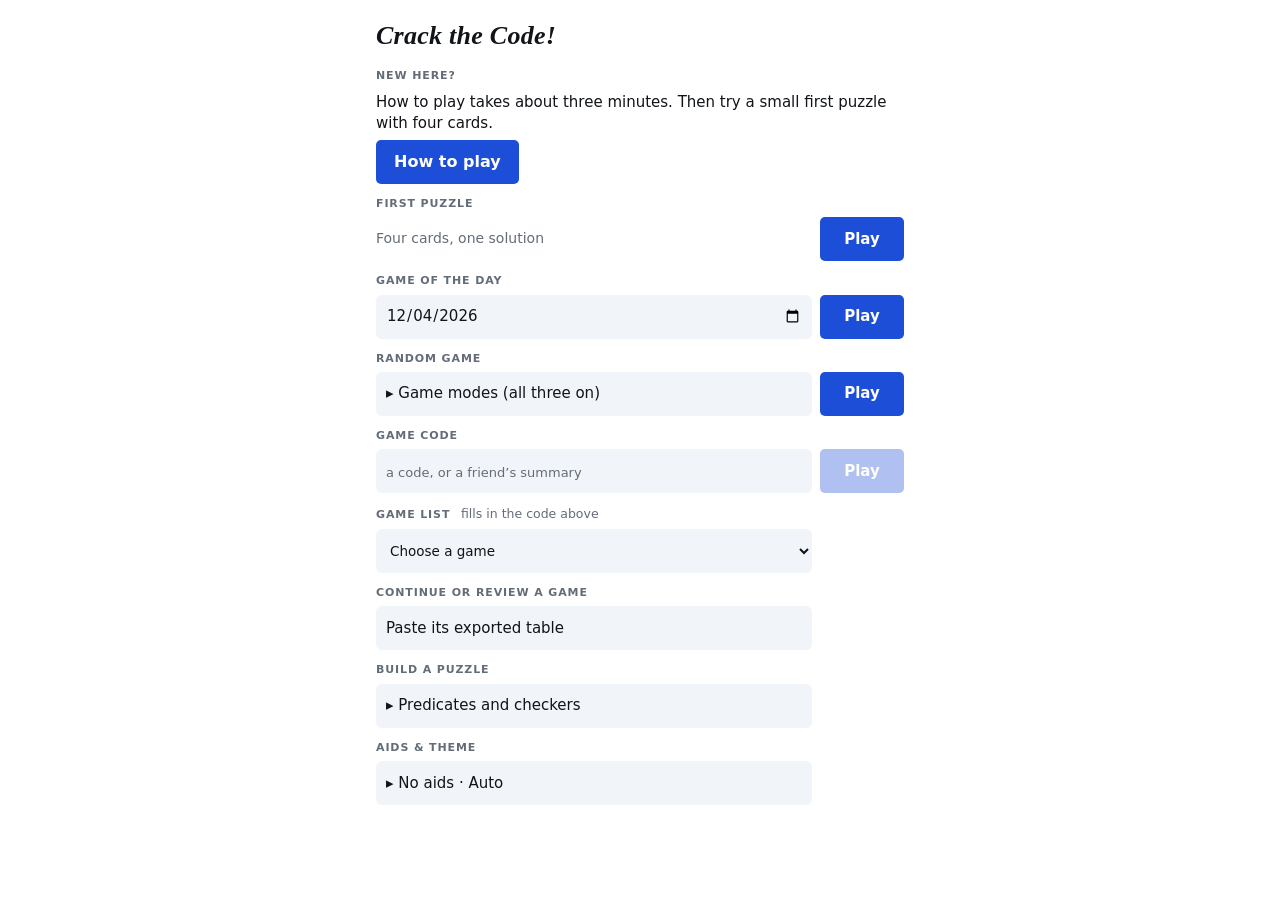
<file: www/index.html>
<!DOCTYPE html>
<html lang="en">
<head>
<meta charset="utf-8">
<meta name="viewport" content="width=device-width, initial-scale=1">
<title>Crack the Code!</title>
<link rel="icon" id="ico-svg" href="favicon.svg" type="image/svg+xml">
<link rel="icon" id="ico-ico" href="favicon.ico" sizes="16x16 32x32">
<link rel="apple-touch-icon" id="ico-apple" href="apple-touch-icon.png">
<link rel="manifest" href="manifest.webmanifest">
<meta name="apple-mobile-web-app-title" content="Crack the Code!">
<meta name="theme-color" content="#ffffff">
<style>
/* Layout idea: a bare white page from a logic workbook. Ink, two hairlines, and blue only where the game is pointing at something. */
:root{
  --paper:#ffffff; --ink:#111418; --muted:#646c78; --faint:#cfd4db; --zone:#f1f4f9; --ctl:#e6eaf0;
  --accent:#1d4ed8; --accent-ink:#ffffff; --hl:#d9e5ff; --true:#0b6e55; --false:#b02a1f; --contra:#fde3df; --gone:#9aa1ac;
  --math:"STIX Two Text","Cambria Math",Cambria,"Times New Roman",Times,serif;
  --ui:system-ui,-apple-system,"Segoe UI",Roboto,"Helvetica Neue",Arial,sans-serif;
  color-scheme:light;
}
@media (prefers-color-scheme:dark){
  :root:not([data-theme="light"]){
    --paper:#0f1216; --ink:#e9edf2; --muted:#98a1ad; --faint:#39414c; --zone:#181d25; --ctl:#2a323d;
    --accent:#8fb0ff; --accent-ink:#0f1216; --hl:#1e3465; --true:#57d3ab; --false:#ff8f84; --contra:#4a211d; --gone:#59616c; color-scheme:dark;
  }
}
:root[data-theme="black"]{
  /* near-black, not #000: every pixel stays slightly lit, which avoids smearing on OLED screens while scrolling */
  --paper:#0b0b0c; --ink:#ededed; --muted:#8d9299; --faint:#2c2e32; --zone:#161719; --ctl:#26282c;
  --accent:#8fb0ff; --accent-ink:#0b0b0c; --hl:#192849; --true:#57d3ab; --false:#ff8f84; --contra:#3d1814; --gone:#585c63; color-scheme:dark;
}
:root[data-theme="dark"]{
  --paper:#0f1216; --ink:#e9edf2; --muted:#98a1ad; --faint:#39414c; --zone:#181d25; --ctl:#2a323d;
  --accent:#8fb0ff; --accent-ink:#0f1216; --hl:#1e3465; --true:#57d3ab; --false:#ff8f84; --contra:#4a211d; --gone:#59616c; color-scheme:dark;
}
*{box-sizing:border-box}
html,body{margin:0}
body{background:var(--paper);color:var(--ink);font-family:var(--ui);font-size:15px;line-height:1.4;-webkit-text-size-adjust:100%}
#app{max-width:560px;margin:0 auto;padding:18px 16px 48px;display:flex;flex-direction:column;gap:14px}
button,select{font:inherit;color:inherit}
button{cursor:pointer;-webkit-tap-highlight-color:transparent;background:none;border:none}
:focus-visible{outline:2px solid var(--accent);outline-offset:2px}
.top{display:flex;flex-wrap:wrap;align-items:baseline}
.top h1{font-family:var(--math);font-style:italic;font-weight:600;font-size:26px;margin:0;letter-spacing:.01em;text-wrap:balance}
.meta{display:flex;flex-wrap:wrap;color:var(--muted);align-items:center;font-variant-numeric:tabular-nums}
.meta b{color:var(--ink);font-weight:600}
.meta select{background:var(--paper);border:none;padding:0;color:var(--ink)}
.tools{display:flex}

.board{font-family:var(--math);font-variant-numeric:tabular-nums}
.row{display:grid;grid-template-columns:repeat(3,minmax(28px,.9fr)) repeat(var(--n),minmax(28px,1fr)) 74px;align-items:center}
.row>.c{text-align:center;min-height:32px;display:flex;align-items:center;justify-content:center;font-size:18px;position:relative}
.row>.c:nth-child(3){border-right:1px solid var(--ink)}
.head{border-bottom:1px solid var(--ink)}
.head .c{font-style:italic;font-weight:600;font-size:17px}
.hist.guess .c.d{font-weight:600}
.dag{position:absolute;right:1px;top:2px;font-size:13px;color:var(--muted)}
.r{font-weight:600;font-size:19px;border-radius:4px;padding:0 6px;line-height:1.35}
.r.t{color:var(--true)} .r.f{color:var(--false)}
.r.echo{background:var(--hl)}
.r.contra{background:var(--contra)}

/* input row: every control is centered on the line of the current digit (20px above it, 32px tall) */
.input{align-items:start;padding-top:2px}
.input>.c{flex-direction:column;justify-content:flex-start;gap:2px;min-height:0}
.stepper{width:32px;display:flex;flex-direction:column;align-items:center}
.pm{width:32px;height:20px;line-height:18px;padding:0;font-family:var(--ui);font-size:15px;color:var(--muted)}
.pm:hover{color:var(--accent)}
.dv{width:30px;text-align:center}
.dv.cur{height:32px;line-height:32px;font-size:23px;font-weight:600}
.dv.m1{color:var(--muted);text-decoration:line-through;text-decoration-color:var(--ink);text-decoration-thickness:1.5px}
.dv.m2{box-shadow:inset 0 0 0 1.5px var(--ink);border-radius:50%}
.box{border-radius:3px;font-family:var(--ui);font-size:14px;font-weight:600;padding:0;line-height:1}
.box.on,.box.pending{border-color:var(--accent)}
.input>.c.acts{padding:20px 0 0 8px;gap:8px;align-items:stretch;font-family:var(--ui)}
.acts button{font-size:12.5px;font-weight:600;line-height:1.15}
.acts .go{background:var(--accent);color:var(--accent-ink);border-radius:5px;height:32px;padding:0}
.acts .know{color:var(--accent);padding:2px 0}
.acts button:disabled{opacity:.3;cursor:not-allowed}

.status{min-height:1.4em;margin:0;font-size:13.5px;color:var(--muted)}
.status.bad{color:var(--false)}

.sheet{display:grid;grid-template-columns:auto minmax(0,1fr);gap:22px;align-items:start}
.digits{display:grid;grid-template-columns:repeat(3,32px);gap:2px}
.dh{text-align:center;font-family:var(--math);font-style:italic;font-weight:600;font-size:17px;height:28px}
.mark{user-select:none;-webkit-user-select:none;-webkit-touch-callout:none;touch-action:manipulation}
.digits .mark{border-radius:50%;font-family:var(--math);padding:0}
.mark.m1{color:var(--muted);text-decoration:line-through;text-decoration-color:var(--ink);text-decoration-thickness:1.5px}
.mark.m2{box-shadow:inset 0 0 0 1.5px var(--ink)}
.cards{display:flex;flex-direction:column;gap:14px;min-width:0}
.card{margin:0}
.card h3{margin:0 0 3px;font-size:14px;font-weight:500;display:flex;gap:8px;align-items:baseline}
.letter{font-family:var(--math);font-style:italic;font-weight:600;font-size:19px;flex:none}
.chips{display:flex;flex-wrap:wrap;gap:2px 6px;margin-left:-9px}
.chip{border-radius:999px;font-family:var(--math);font-size:15.5px;line-height:1.25;text-align:left}
.chip.match{background:var(--hl)}
.hint{margin:0;color:var(--muted)}

.end{display:flex;flex-direction:column;gap:10px}
.end h2{margin:0;font-family:var(--math);font-style:italic;font-size:22px}
.stats{display:flex;flex-wrap:wrap;gap:4px 18px;margin:0;font-variant-numeric:tabular-nums}
.stats div{display:flex;gap:6px} .stats dt{color:var(--muted)} .stats dd{margin:0;font-weight:600}
pre.out{margin:0;font-family:var(--math);font-size:15px;white-space:pre-wrap;overflow-wrap:anywhere}
.endb{display:flex;flex-wrap:wrap;align-items:center}
.primary{background:var(--accent);color:var(--accent-ink);border-radius:5px;padding:6px 14px;font-weight:600}

#modal{position:fixed;inset:0;background:rgba(10,14,22,.45);display:flex;align-items:center;justify-content:center;padding:16px;z-index:10}
#modal[hidden]{display:none}
.dlg{background:var(--paper);color:var(--ink);border-radius:8px;padding:18px;max-width:360px;width:100%;display:flex;flex-direction:column;gap:14px}
.dlg p{margin:0;font-size:16px}
.dlg .math{font-family:var(--math);font-size:19px}
.dlg textarea{width:100%;height:190px;font-family:var(--math);font-size:15px;background:var(--paper);color:var(--ink);border:1px solid var(--faint);border-radius:4px;padding:8px;resize:vertical}
.dlg small{color:var(--muted)}
.dlgb{display:flex;justify-content:flex-end;align-items:center}
@media (max-width:380px){ .row{grid-template-columns:repeat(3,minmax(26px,.9fr)) repeat(var(--n),minmax(24px,1fr)) 64px} .sheet{gap:14px} .digits{grid-template-columns:repeat(3,28px)} }
@media (prefers-reduced-motion:no-preference){ .box,.chip,.mark{transition:background-color .12s,box-shadow .12s,color .12s} }
.setup{display:flex;flex-direction:column;gap:12px}
.srow{display:grid;grid-template-columns:22px 92px 92px auto;gap:2px 12px;align-items:baseline}
.srow input{font:inherit;font-family:var(--math);font-size:18px;color:var(--ink);border:none;border-bottom:1px solid var(--ink);width:100%;font-variant-numeric:tabular-nums}
.srow input::placeholder{color:var(--faint);font-family:var(--ui);font-size:13px}
.srow .ghost{justify-self:start}
.res{grid-column:2 / -1;font-size:13px;color:var(--muted);min-height:1.2em}
.res.bad{color:var(--false)}
.rep{margin:0}
.verdict{margin:0;font-family:var(--math);font-size:18px;font-style:italic}
.opt{display:flex;gap:8px;font-size:13px}
.opt input{accent-color:var(--accent);margin:0}
.opts{display:flex;flex-direction:column;gap:8px}
.opt input{flex:none}
.opt b{color:var(--ink);font-weight:500}
.srow{grid-template-columns:22px 92px minmax(92px,150px) auto}
.primary.big{font-size:16px;padding:9px 18px}
.muted{color:var(--muted)}
.dlg.tut{max-width:480px;max-height:86vh;padding:0;gap:0}
.tutbody{overflow-y:auto;padding:18px 18px 4px}
.tutbody h2{margin:0 0 8px;font-family:var(--math);font-style:italic;font-size:22px}
.tutbody p{margin:0 0 10px;font-size:14.5px;line-height:1.45}
.dlg.tut .dlgb{padding:10px 18px 14px}
.srow select{grid-column:2 / -1;width:100%;min-width:0;font:inherit;font-size:13px;border:none;text-overflow:ellipsis}
.sp{display:flex;flex-wrap:wrap;gap:10px 22px;align-items:flex-start}
.spchart{min-width:0}
.spside{min-width:0;display:flex;flex-direction:column;gap:8px}
.spnav{display:flex;gap:12px;font-size:13px;color:var(--muted)}
.spnav button:disabled{opacity:.3;cursor:default}
.spws{display:flex;gap:16px;align-items:flex-start}
.spgrid{display:grid;grid-template-columns:repeat(3,18px);font-family:var(--math);font-size:14px;line-height:18px;text-align:center;flex:none}
.spgrid i{font-style:normal}
.spgrid .h{font-style:italic;font-weight:600}
.spopts{display:flex;flex-direction:column;gap:1px;font-family:var(--math);font-size:13px;line-height:18px;min-width:0}
.spopts .letter{font-size:14px;margin-right:6px}
.spopts span{margin-right:9px;white-space:nowrap;display:inline-block}
.spopts .only{font-weight:600}
.sp .off{color:var(--gone);text-decoration:line-through}
.sp .off.new{color:var(--accent)}
.spwhy{font-size:13px}
.spwhy p{margin:0 0 3px;color:var(--muted)} .spwhy p b{color:var(--ink);font-family:var(--math);font-size:14.5px}
.spwhy ul{margin:0;padding-left:16px;display:flex;flex-direction:column;gap:3px}

/* Three roles, each with one look. Label: small capitals, names a thing. Button: a filled shape, does something now.
   Zone: a tinted tray with white keys, the places you work. Everything on bare white is the record. */
.lbl{font-family:var(--ui);font-size:11px;font-weight:600;letter-spacing:.08em;text-transform:uppercase;color:var(--muted);font-style:normal}
.lbl .note{text-transform:none;letter-spacing:0;font-weight:400;font-size:12.5px;margin-left:6px}
.setup h2{font-family:var(--ui);font-size:11px;font-weight:600;letter-spacing:.08em;text-transform:uppercase;color:var(--muted);font-style:normal;margin:8px 0 0}
.ghost{padding:5px 12px;font-size:13px;font-weight:500;color:var(--ink);background:var(--ctl);border-radius:999px}
.ghost:hover{color:var(--accent)}
.ghost.big{font-size:16px;padding:9px 18px;border-radius:5px;font-weight:600}
.primary:disabled,.ghost:disabled{opacity:.35;cursor:not-allowed}
.tools{justify-content:flex-start;margin-left:0;width:100%}
.top{gap:8px 14px}
.meta{gap:4px 16px;font-size:14px}
.meta b{font-family:var(--math);font-size:15px}
.facts{display:flex;flex-direction:column;gap:1px}
.facts p{margin:0;font-size:13.5px}
.board>.lbl{margin-bottom:2px}
.zone{background:var(--zone);border-radius:10px;margin:6px -10px 0;padding:8px 10px 10px}
.zone>.lbl{display:block;margin-bottom:4px}
.zone.ws{padding-bottom:14px}
.zone .pm{color:var(--ink);font-weight:600}
.zone .acts .know{background:var(--paper);border-radius:5px;padding:5px 2px}
.zone .digits .mark,.zone .chip{background:var(--paper)}
.zone .chip.match{background:var(--hl)}
.zone .chips{margin-left:0}
.zone .digits{gap:4px}
.opt{color:var(--ink)}
.opt .muted,.opt b+span{color:var(--muted)}
.srow input{background:var(--zone);padding:4px 8px;border-radius:5px 5px 0 0}
.srow select{background:var(--zone);border-radius:5px;padding:5px 6px;color:var(--ink)}
.spnav{align-items:center}
.dlgb{gap:10px}
.hint{font-size:12.5px}
/* crossed out: the key leaves the tray (no white fill) and one line runs the width of where it was */
.zone .mark.m1,.zone .chip.mark.m1,.zone .digits .mark.m1{background:transparent;color:var(--muted);text-decoration:none;position:relative}
.zone .mark.m1::after{content:"";position:absolute;left:5px;right:5px;top:50%;border-top:1.5px solid var(--muted)}
.zone .chip.mark.m1.match{background:var(--hl)}
.zone.next{padding-top:2px}
.zone.next>.lbl{margin:8px 0 0}
.board>.head{margin-bottom:0}
#report:empty,#report2:empty{display:none}
.start{display:grid;grid-template-columns:minmax(0,1fr) 84px;gap:8px;align-items:stretch;margin-top:-6px}
.start>input,.start>select,.foldsel{font:inherit;font-size:15px;color:var(--ink);background:var(--zone);border:none;border-radius:6px;padding:8px 10px;min-width:0;width:100%;text-align:left;height:38px;color-scheme:inherit}
.start>#code{font-family:var(--math);font-size:18px;letter-spacing:.04em}
.start>#code::placeholder{font-family:var(--ui);font-size:13px;letter-spacing:0;color:var(--muted)}
.start>select{grid-column:1;font-size:13.5px}
.start>.primary{padding:0;height:38px}
.foldsel{cursor:pointer}
.foldsel:hover{color:var(--accent)}
#codemsg:empty{display:none}
.setup>.opts{margin-top:-4px}
.status:empty{display:none}
.zone.next{padding-bottom:8px}
.zone.ws{margin-top:2px}
.meta .rival b{font-family:var(--ui);font-size:13.5px;font-weight:600}
.nojs{max-width:34rem;margin:0 auto;padding:18px 16px;font-family:var(--ui);color:var(--ink);line-height:1.45}
.nojs h1{font-family:var(--math);font-style:italic;font-weight:600;font-size:26px;letter-spacing:.01em;margin:0 0 18px}
.nojs p{margin:0 0 10px}
.theme{display:flex;align-items:center;gap:6px;flex-wrap:wrap;margin-top:2px}
.theme>span{font-size:14px;margin-right:4px}
.theme button[aria-pressed="true"]{background:var(--ink);color:var(--paper)}
.start.recent{margin-top:0}
.recent+.recent{margin-top:6px}
.recinfo{background:var(--zone);border-radius:6px;padding:4px 10px;min-width:0;display:flex;flex-direction:column;justify-content:center;font-size:13px;color:var(--muted);line-height:1.25}
.recinfo .code{font-family:var(--math);font-size:15px;color:var(--ink);letter-spacing:.03em}
.start.recent>button{height:auto;min-height:38px}
.start.recent>.ghost{border-radius:5px;font-size:15px;font-weight:600}

/* Touch and access (Apple: 44pt hit areas; WCAG 2.2: 24 px minimum). Where a control must look small,
   an invisible margin of hit area surrounds it; gaps keep neighboring hit areas from overlapping. */
.sr{position:absolute;width:1px;height:1px;padding:0;margin:-1px;overflow:hidden;clip:rect(0,0,0,0);white-space:nowrap;border:0}
.ghost,.primary{min-height:36px;position:relative}
.ghost::before,.primary::before{content:"";position:absolute;inset:-4px 0}
.tools{gap:8px 6px}
.endb{gap:10px 8px}
/* digit steppers: the key stays small, the button around it is 40 tall and as wide as its column */
.zone .stepper{gap:0;width:100%;max-width:44px}
.zone .pm{width:100%;height:40px;background:none;border-radius:0;position:relative;z-index:0;line-height:40px}
.zone .pm::after{content:"";position:absolute;left:50%;top:50%;width:30px;height:26px;margin:-13px 0 0 -15px;background:var(--paper);border-radius:6px;z-index:-1}
.zone .dv.cur{height:30px;line-height:30px}
/* checkboxes: the box is drawn, the button fills its cell */
.box{width:100%;max-width:44px;height:44px;border:none;background:none;position:relative;z-index:0;color:var(--accent-ink)}
.box::after{content:"";position:absolute;left:50%;top:50%;width:24px;height:24px;margin:-12px 0 0 -12px;border:1px solid var(--ink);border-radius:3px;background:var(--paper);box-sizing:border-box;z-index:-1}
.box.on,.box.pending{background:none}
.box.on::after,.box.pending::after{background:var(--accent);border-color:var(--accent)}
.input>.c.tickwrap{padding-top:22px}
.tickwrap .r{line-height:24px;margin-top:10px}
.acts .go,.zone .acts .know{min-height:44px;height:auto}
.input>.c.acts{padding-top:22px}
/* worksheet: 40 px digit keys, taller option chips with room between rows */
.digits,.zone .digits{grid-template-columns:repeat(3,40px);gap:4px}
.digits .mark{height:40px;font-size:19px}
.zone .chips{gap:8px 6px}
.chip{min-height:36px;padding:5px 11px;position:relative}
.chip::before{content:"";position:absolute;inset:-4px 0}
@media (max-width:380px){ .digits,.zone .digits{grid-template-columns:repeat(3,36px)} .digits .mark{height:36px} }
/* aids: the whole line is the target */
.opt{min-height:44px;align-items:center;padding:4px 0}
.opt input{width:20px;height:20px;margin-top:0}
.start>input,.start>select,.foldsel,.start>.primary{height:44px}
/* messages keep a fixed line under the test row, so the worksheet never jumps */
.status.slot,.status.slot:empty{display:block;min-height:1.45em;margin:4px 0 0;font-size:13px}
/* not by color alone: a contradicting cell is ringed, and marks new at a review step are struck through as well as blue */
.r.contra{box-shadow:0 0 0 2px var(--false)}
.newbie{margin:-4px 0 0;font-size:15px}
.start>.big{height:44px;padding:0 18px;justify-self:start}
.firstp{align-self:center;color:var(--muted);font-size:14px}
/* install offer: one quiet line with Yes and No */
.install{display:flex;flex-wrap:wrap;align-items:center;gap:8px 10px;font-size:14px;background:var(--zone);border-radius:8px;padding:8px 10px;margin:4px 0 2px}
.install span{flex:1 1 200px}
.install .primary{padding:0 16px}
.tutbody ol{padding-left:20px;margin:6px 0}
.tutbody li{margin:4px 0}
.fine{margin-top:28px;font-size:12px}
.quiet{background:none;border:none;padding:0;color:var(--muted);font:inherit;text-decoration:underline;text-underline-offset:2px;cursor:pointer}

/* header: How to play, Hint, and a menu for the rest */
.menuwrap{position:relative}
.ghost.more{min-width:44px;font-size:18px;line-height:1;letter-spacing:.05em}
.menu{position:absolute;left:0;max-width:calc(100vw - 32px);top:calc(100% + 4px);z-index:20;display:flex;flex-direction:column;min-width:190px;background:var(--paper);border-radius:10px;box-shadow:0 6px 24px rgba(0,0,0,.18),0 0 0 1px var(--faint);padding:6px}
.menu button{font:inherit;font-size:15px;text-align:left;background:none;border:none;color:var(--ink);padding:0 12px;min-height:44px;border-radius:6px}
.menu button:hover,.menu button:focus-visible{background:var(--zone)}
.tools{flex-wrap:nowrap}
/* table letters and card letters jump to each other */
button.jump{font:inherit;color:inherit;background:none;border:none;padding:0;cursor:pointer;min-width:28px;min-height:32px}
.card h3 button.letter{min-width:24px;min-height:28px;text-align:left}
@media (prefers-reduced-motion:no-preference){ .flash{animation:flash 1.1s ease-out} }
@media (prefers-reduced-motion:reduce){ .flash{outline:2px solid var(--accent);outline-offset:2px} }
@keyframes flash{0%{background:var(--hl);box-shadow:0 0 0 4px var(--hl)}100%{background:transparent;box-shadow:0 0 0 4px transparent}}
.c.flash{border-radius:6px}
.card.flash{border-radius:8px}
/* review worksheet in the player's own look: white key = still possible; bare and struck = ruled out; blue strike = ruled out at this step; bold = only one left */
.sp .spws{background:var(--zone);border-radius:10px;padding:8px;gap:12px}
.sp .spgrid{grid-template-columns:repeat(3,26px);gap:3px;line-height:26px;font-size:15px}
.sp .spgrid i:not(.h){background:var(--paper);border-radius:50%;position:relative;color:var(--ink)}
.sp .spopts{font-size:13.5px}
.sp .spopts>div{flex-wrap:wrap}
.sp .spopts span:not(.sr){background:var(--paper);border-radius:999px;padding:1px 8px;margin:0;position:relative;color:var(--ink)}
.sp .spgrid .off,.sp .spopts span.off{background:transparent!important;color:var(--gone);text-decoration:none}
.sp .spgrid .off::after,.sp .spopts span.off::after{content:"";position:absolute;left:4px;right:4px;top:50%;border-top:1.5px solid var(--gone)}
.sp .spgrid .off.new,.sp .spopts span.off.new{color:var(--accent)}
.sp .spgrid .off.new::after,.sp .spopts span.off.new::after{border-top:2px solid var(--accent)}
.sp .spopts span.only{font-weight:700}
/* end screen: the summary reads as the thing you will paste */
.end h2.sub{font-size:19px;margin-top:10px}
.end pre.out{background:var(--zone);border-radius:8px;padding:10px 12px;margin-top:-4px}
.card h3 button.letter.jump{font-family:var(--math);font-style:italic;font-weight:600;font-size:19px}

/* review panel: the chart keeps its natural width (wrapping under the worksheet when there is no room), and each card is its letter beside wrapping chips */
.spchart{max-width:100%}
.spside{flex:1 1 300px;max-width:560px}
.sp .spws{align-items:flex-start}
.sp .spopts{flex:1 1 auto;gap:6px}
.sp .spopts>div{display:grid;grid-template-columns:20px minmax(0,1fr);align-items:start;gap:0 4px}
.sp .spopts .letter{margin:0;line-height:24px}
.spchips{display:flex;flex-wrap:wrap;gap:4px}
.sp .spchips>span:not(.sr){white-space:normal;line-height:1.3;padding:2px 8px}

/* review chart: a line that stretches across the column, with points and labels as ordinary text at their own size */
.spchart{flex:1 1 100%;overflow-x:auto}
.spc{position:relative;height:150px}
.spc svg{position:absolute;inset:0;width:100%;height:100%;overflow:visible}
.spc .ln{fill:none;stroke:var(--ink);stroke-width:1.2}
.spc .slot{position:absolute;top:0;height:150px;cursor:pointer}
.spc .slot>span{position:absolute;left:50%;transform:translateX(-50%);white-space:nowrap;font-family:var(--math);color:var(--muted);line-height:1}
.spc .dot{width:6px;height:6px;margin-top:-3px;border-radius:50%;background:var(--ink)}
.spc .on .dot{width:9px;height:9px;margin-top:-4.5px;background:var(--accent)}
.spc .v{font-size:13px;color:var(--ink)!important}
.spc .t{font-size:11px}
.spc .on .v,.spc .on .t{color:var(--accent)!important}
.sp{min-width:0;max-width:100%}
.sp>.spchart{min-width:0;width:100%;max-width:100%}
.spc .vc{font-size:10.5px}
.spc .on .vc{color:var(--accent)!important}
.spc .ln.guess{stroke-dasharray:3 4;stroke:var(--muted)}
.spc .slot.guess{cursor:default}
.spc .slot.guess .dot{background:var(--paper);box-shadow:inset 0 0 0 1.5px var(--ink)}
</style>
</head>
<body>
<main id="app"></main>
<div id="live" class="sr" aria-live="polite"></div>
<noscript><div class="nojs"><h1>Crack the Code!</h1><p><b>This game needs JavaScript, and it is turned off in this browser.</b></p><p>Everything runs on your own device: nothing you do is sent anywhere, and your games are saved only in this browser. Turn JavaScript on for this site, then reload the page.</p></div></noscript>
<div id="modal" hidden></div>
<script>
const LIB={"preds":[{"id":101,"text":"x compared to 1","o":[["x = 1",1],["x > 1",2]]},{"id":102,"text":"x compared to 2","o":[["x < 2",1],["x = 2",3],["x > 2",4]]},{"id":103,"text":"x compared to 3","o":[["x < 3",5],["x = 3",6],["x > 3",7]]},{"id":104,"text":"x compared to 4","o":[["x < 4",8],["x = 4",9],["x > 4",10]]},{"id":105,"text":"x compared to 5","o":[["x < 5",11],["x = 5",10]]},{"id":106,"text":"y compared to 1","o":[["y = 1",12],["y > 1",13]]},{"id":107,"text":"y compared to 2","o":[["y < 2",12],["y = 2",14],["y > 2",15]]},{"id":108,"text":"y compared to 3","o":[["y < 3",16],["y = 3",17],["y > 3",18]]},{"id":109,"text":"y compared to 4","o":[["y < 4",19],["y = 4",20],["y > 4",21]]},{"id":110,"text":"y compared to 5","o":[["y < 5",22],["y = 5",21]]},{"id":111,"text":"z compared to 1","o":[["z = 1",23],["z > 1",24]]},{"id":112,"text":"z compared to 2","o":[["z < 2",23],["z = 2",25],["z > 2",26]]},{"id":113,"text":"z compared to 3","o":[["z < 3",27],["z = 3",28],["z > 3",29]]},{"id":114,"text":"z compared to 4","o":[["z < 4",30],["z = 4",31],["z > 4",32]]},{"id":115,"text":"z compared to 5","o":[["z < 5",33],["z = 5",32]]},{"id":116,"text":"x is even or odd","o":[["x is even",34],["x is odd",35]]},{"id":117,"text":"y is even or odd","o":[["y is even",36],["y is odd",37]]},{"id":118,"text":"z is even or odd","o":[["z is even",38],["z is odd",39]]},{"id":119,"text":"x is prime? (2, 3, and 5 are prime)","o":[["x is prime",40],["x is not prime",41]]},{"id":120,"text":"y is prime? (2, 3, and 5 are prime)","o":[["y is prime",42],["y is not prime",43]]},{"id":121,"text":"z is prime? (2, 3, and 5 are prime)","o":[["z is prime",44],["z is not prime",45]]},{"id":122,"text":"how many 1s the code contains","o":[["no 1s",46],["one 1",47],["two 1s",48],["three 1s",174]]},{"id":123,"text":"how many 2s the code contains","o":[["no 2s",49],["one 2",50],["two 2s",51],["three 2s",175]]},{"id":124,"text":"how many 3s the code contains","o":[["no 3s",52],["one 3",53],["two 3s",54],["three 3s",176]]},{"id":125,"text":"how many 4s the code contains","o":[["no 4s",55],["one 4",56],["two 4s",57],["three 4s",177]]},{"id":126,"text":"how many 5s the code contains","o":[["no 5s",58],["one 5",59],["two 5s",60],["three 5s",178]]},{"id":127,"text":"how many digits are even","o":[["no even digits",61],["one even digit",62],["two even digits",63],["three even digits",64]]},{"id":128,"text":"more even digits or more odd digits","o":[["more even than odd",65],["more odd than even",66]]},{"id":129,"text":"how many digits are prime (2, 3, and 5 are prime)","o":[["no prime digits",67],["one prime digit",68],["two prime digits",69],["three prime digits",70]]},{"id":130,"text":"how many digits are greater than 3","o":[["no digits > 3",71],["one digit > 3",72],["two digits > 3",73],["three digits > 3",74]]},{"id":131,"text":"how many digits are less than 3","o":[["no digits < 3",75],["one digit < 3",76],["two digits < 3",77],["three digits < 3",78]]},{"id":132,"text":"x compared to y","o":[["x < y",79],["x = y",80],["x > y",81]]},{"id":133,"text":"x compared to z","o":[["x < z",82],["x = z",83],["x > z",84]]},{"id":134,"text":"y compared to z","o":[["y < z",85],["y = z",86],["y > z",87]]},{"id":135,"text":"how far apart x and y are","o":[["x = y",80],["x and y differ by 1",88],["x and y differ by 2 or more",89]]},{"id":136,"text":"how far apart x and z are","o":[["x = z",83],["x and z differ by 1",90],["x and z differ by 2 or more",91]]},{"id":137,"text":"how far apart y and z are","o":[["y = z",86],["y and z differ by 1",92],["y and z differ by 2 or more",93]]},{"id":138,"text":"x and y have the same parity?","o":[["same parity",94,"x and y have the same parity"],["different parity",95,"x and y have different parity"]]},{"id":139,"text":"x and z have the same parity?","o":[["same parity",96,"x and z have the same parity"],["different parity",97,"x and z have different parity"]]},{"id":140,"text":"y and z have the same parity?","o":[["same parity",98,"y and z have the same parity"],["different parity",99,"y and z have different parity"]]},{"id":141,"text":"x + y compared to 6","o":[["x + y < 6",100],["x + y = 6",101],["x + y > 6",102]]},{"id":142,"text":"x + z compared to 6","o":[["x + z < 6",103],["x + z = 6",104],["x + z > 6",105]]},{"id":143,"text":"y + z compared to 6","o":[["y + z < 6",106],["y + z = 6",107],["y + z > 6",108]]},{"id":144,"text":"x + y + z compared to 6","o":[["x + y + z < 6",109],["x + y + z = 6",110],["x + y + z > 6",111]]},{"id":145,"text":"x + y + z compared to 9","o":[["x + y + z < 9",112],["x + y + z = 9",113],["x + y + z > 9",114]]},{"id":146,"text":"x + y + z is even or odd","o":[["x + y + z is even",115],["x + y + z is odd",116]]},{"id":147,"text":"remainder when x + y + z is divided by 3","o":[["remainder is 0",117],["remainder is 1",118],["remainder is 2",119]]},{"id":148,"text":"x + y + z is a multiple of 3, 4, or 5","o":[["x + y + z is a multiple of 3",117],["x + y + z is a multiple of 4",120],["x + y + z is a multiple of 5",121]]},{"id":149,"text":"x times y times z is even or odd","o":[["even",122,"the product is even"],["odd",61,"the product is odd"]]},{"id":150,"text":"the three-digit number xyz is a multiple of 2, 3, 4, or 5","o":[["xyz is a multiple of 2",38],["xyz is a multiple of 3",117],["xyz is a multiple of 4",123],["xyz is a multiple of 5",32]]},{"id":151,"text":"x + y compared to z","o":[["x + y < z",124],["x + y = z",125],["x + y > z",126]]},{"id":152,"text":"x + z compared to y","o":[["x + z < y",127],["x + z = y",128],["x + z > y",129]]},{"id":153,"text":"y + z compared to x","o":[["y + z < x",130],["y + z = x",131],["y + z > x",132]]},{"id":154,"text":"which digit is strictly the smallest","o":[["x",133,"x is strictly the smallest"],["y",134,"y is strictly the smallest"],["z",135,"z is strictly the smallest"]]},{"id":155,"text":"which digit is strictly the largest","o":[["x",136,"x is strictly the largest"],["y",137,"y is strictly the largest"],["z",138,"z is strictly the largest"]]},{"id":156,"text":"which digit is the smallest, ties allowed","o":[["x",139,"x is smallest or tied for smallest"],["y",140,"y is smallest or tied for smallest"],["z",141,"z is smallest or tied for smallest"]]},{"id":157,"text":"which digit is the largest, ties allowed","o":[["x",142,"x is largest or tied for largest"],["y",143,"y is largest or tied for largest"],["z",144,"z is largest or tied for largest"]]},{"id":158,"text":"how many of the digits are equal","o":[["all three digits are equal",145],["exactly two digits are equal",146],["all three digits are different",147]]},{"id":159,"text":"exactly two digits are equal?","o":[["exactly two digits are equal",146],["all three digits are equal or all different",148]]},{"id":160,"text":"the digits rise, fall, or neither","o":[["x < y < z",149],["x > y > z",150],["neither",151]]},{"id":161,"text":"how many neighboring digits step up by exactly 1","o":[["both steps",152,"both steps go up by 1"],["one step",153,"one step goes up by 1"],["no steps",154,"no step goes up by 1"]]},{"id":162,"text":"longest run of neighboring digits stepping by 1, up or down","o":[["no run",155],["two digits",156,"a run of two digits"],["three digits",157,"a run of three digits"]]},{"id":163,"text":"the digits are evenly spaced (y − x = z − y)?","o":[["evenly spaced",158],["not evenly spaced",159]]},{"id":164,"text":"spread of the code (largest digit(s) minus smallest digit(s))","o":[["spread is 0",145],["spread is 1",160],["spread is 2",161],["spread is 3",162],["spread is 4",163]]},{"id":165,"text":"middle digit(s) by size compared to 3","o":[["middle digit(s) < 3",164],["middle digit(s) = 3",165],["middle digit(s) > 3",166]]},{"id":166,"text":"largest digit(s) compared to 4","o":[["largest digit(s) < 4",71],["largest digit(s) = 4",167],["largest digit(s) > 4",168]]},{"id":167,"text":"smallest digit(s) compared to 2","o":[["smallest digit(s) < 2",169],["smallest digit(s) = 2",170],["smallest digit(s) > 2",75]]},{"id":168,"text":"one particular digit is less than 3","o":[["x < 3",5],["y < 3",16],["z < 3",27]]},{"id":169,"text":"one particular digit is less than 4","o":[["x < 4",8],["y < 4",19],["z < 4",30]]},{"id":170,"text":"one particular digit is equal to 1","o":[["x = 1",1],["y = 1",12],["z = 1",23]]},{"id":171,"text":"one particular digit is equal to 2","o":[["x = 2",3],["y = 2",14],["z = 2",25]]},{"id":172,"text":"one particular digit is equal to 3","o":[["x = 3",6],["y = 3",17],["z = 3",28]]},{"id":173,"text":"one particular digit is equal to 4","o":[["x = 4",9],["y = 4",20],["z = 4",31]]},{"id":174,"text":"one particular digit is equal to 5","o":[["x = 5",10],["y = 5",21],["z = 5",32]]},{"id":175,"text":"one particular digit is greater than 1","o":[["x > 1",2],["y > 1",13],["z > 1",24]]},{"id":176,"text":"one particular digit is greater than 3","o":[["x > 3",7],["y > 3",18],["z > 3",29]]},{"id":177,"text":"one particular digit is even or odd","o":[["x is even",34],["x is odd",35],["y is even",36],["y is odd",37],["z is even",38],["z is odd",39]]},{"id":178,"text":"one particular digit is prime (2, 3, and 5 are prime)","o":[["x is prime",40],["y is prime",42],["z is prime",44]]},{"id":179,"text":"one particular digit compared to 1","o":[["x = 1",1],["x > 1",2],["y = 1",12],["y > 1",13],["z = 1",23],["z > 1",24]]},{"id":180,"text":"one particular digit compared to 3","o":[["x < 3",5],["x = 3",6],["x > 3",7],["y < 3",16],["y = 3",17],["y > 3",18],["z < 3",27],["z = 3",28],["z > 3",29]]},{"id":181,"text":"one particular digit compared to 4","o":[["x < 4",8],["x = 4",9],["x > 4",10],["y < 4",19],["y = 4",20],["y > 4",21],["z < 4",30],["z = 4",31],["z > 4",32]]},{"id":182,"text":"one particular digit is strictly the smallest or strictly the largest","o":[["x is the smallest",133,"x is strictly the smallest"],["x is the largest",136,"x is strictly the largest"],["y is the smallest",134,"y is strictly the smallest"],["y is the largest",137,"y is strictly the largest"],["z is the smallest",135,"z is strictly the smallest"],["z is the largest",138,"z is strictly the largest"]]},{"id":183,"text":"x compared to one particular other digit","o":[["x < y",79],["x < z",82],["x = y",80],["x = z",83],["x > y",81],["x > z",84]]},{"id":184,"text":"y compared to one particular other digit","o":[["y < x",81],["y < z",85],["y = x",80],["y = z",86],["y > x",79],["y > z",87]]},{"id":185,"text":"z compared to one particular other digit","o":[["z < x",84],["z < y",87],["z = x",83],["z = y",86],["z > x",82],["z > y",85]]},{"id":186,"text":"one particular pair of digits compared","o":[["x < y",79],["x = y",80],["x > y",81],["x < z",82],["x = z",83],["x > z",84],["y < z",85],["y = z",86],["y > z",87]]},{"id":187,"text":"one particular pair of digits adds up to 4","o":[["x + y = 4",171],["x + z = 4",172],["y + z = 4",173]]},{"id":188,"text":"one particular pair of digits adds up to 6","o":[["x + y = 6",101],["x + z = 6",104],["y + z = 6",107]]},{"id":189,"text":"one particular pair of digits has the same parity","o":[["x and y",94,"x and y have the same parity"],["x and z",96,"x and z have the same parity"],["y and z",98,"y and z have the same parity"]]},{"id":190,"text":"one particular pair of digits differs by exactly 1","o":[["x and y",88,"x and y differ by 1"],["x and z",90,"x and z differ by 1"],["y and z",92,"y and z differ by 1"]]},{"id":191,"text":"one particular pair of digits adds up to the third","o":[["x + y = z",125],["x + z = y",128],["y + z = x",131]]},{"id":192,"text":"how many of one particular digit the code contains: 1s or 3s","o":[["no 1s",46],["one 1",47],["two 1s",48],["no 3s",52],["one 3",53],["two 3s",54]]},{"id":193,"text":"how many of one particular digit the code contains: 3s or 4s","o":[["no 3s",52],["one 3",53],["two 3s",54],["no 4s",55],["one 4",56],["two 4s",57]]},{"id":194,"text":"how many of one particular digit the code contains: 1s or 4s","o":[["no 1s",46],["one 1",47],["two 1s",48],["no 4s",55],["one 4",56],["two 4s",57]]},{"id":195,"text":"how many of one particular digit the code contains: 2s or 5s","o":[["no 2s",49],["one 2",50],["two 2s",51],["no 5s",58],["one 5",59],["two 5s",60]]}],"cards":[[1,[1415,3645,5928,8793],"11111111111111111111111110000000000000000000000000000000000000000000000000000000000000000000000000000000000000000000000000000"],[2,[3906,4151,6760,8410],"00000000000000000000000001111111111111111111111111111111111111111111111111111111111111111111111111111111111111111111111111111"],[3,[1758,2555,4929,9458],"00000000000000000000000001111111111111111111111111000000000000000000000000000000000000000000000000000000000000000000000000000"],[4,[2291,3458,4059,9909],"00000000000000000000000000000000000000000000000000111111111111111111111111111111111111111111111111111111111111111111111111111"],[5,[3604,6513,9108,9414],"11111111111111111111111111111111111111111111111111000000000000000000000000000000000000000000000000000000000000000000000000000"],[6,[3270,6574,6978,8554],"00000000000000000000000000000000000000000000000000111111111111111111111111100000000000000000000000000000000000000000000000000"],[7,[1715,3879,7005,9925],"00000000000000000000000000000000000000000000000000000000000000000000000000011111111111111111111111111111111111111111111111111"],[8,[1134,5904,6898,7948],"11111111111111111111111111111111111111111111111111111111111111111111111111100000000000000000000000000000000000000000000000000"],[9,[6325,6331,6791,7210],"00000000000000000000000000000000000000000000000000000000000000000000000000011111111111111111111111110000000000000000000000000"],[10,[1563,2426,2572,4439],"00000000000000000000000000000000000000000000000000000000000000000000000000000000000000000000000000001111111111111111111111111"],[11,[2550,7672,8288,8355],"11111111111111111111111111111111111111111111111111111111111111111111111111111111111111111111111111110000000000000000000000000"],[12,[3028,4856,6690,9810],"11111000000000000000000001111100000000000000000000111110000000000000000000011111000000000000000000001111100000000000000000000"],[13,[2845,2850,5143,6069],"00000111111111111111111110000011111111111111111111000001111111111111111111100000111111111111111111110000011111111111111111111"],[14,[1016,1357,5309,6736],"00000111110000000000000000000011111000000000000000000001111100000000000000000000111110000000000000000000011111000000000000000"],[15,[3180,3464,5744,6117],"00000000001111111111111110000000000111111111111111000000000011111111111111100000000001111111111111110000000000111111111111111"],[16,[3524,3533,6158,9838],"11111111110000000000000001111111111000000000000000111111111100000000000000011111111110000000000000001111111111000000000000000"],[17,[3689,6388,9652,9885],"00000000001111100000000000000000000111110000000000000000000011111000000000000000000001111100000000000000000000111110000000000"],[18,[3013,7106,8524,9255],"00000000000000011111111110000000000000001111111111000000000000000111111111100000000000000011111111110000000000000001111111111"],[19,[2819,5772,7052,7331],"11111111111111100000000001111111111111110000000000111111111111111000000000011111111111111100000000001111111111111110000000000"],[20,[1913,2947,7757,8286],"00000000000000011111000000000000000000001111100000000000000000000111110000000000000000000011111000000000000000000001111100000"],[21,[3398,4029,4089,4497],"00000000000000000000111110000000000000000000011111000000000000000000001111100000000000000000000111110000000000000000000011111"],[22,[1453,5260,7779,7956],"11111111111111111111000001111111111111111111100000111111111111111111110000011111111111111111111000001111111111111111111100000"],[23,[2934,4182,5581,7523],"10000100001000010000100001000010000100001000010000100001000010000100001000010000100001000010000100001000010000100001000010000"],[24,[1378,2274,2699,4541],"01111011110111101111011110111101111011110111101111011110111101111011110111101111011110111101111011110111101111011110111101111"],[25,[1289,3251,5068,5123],"01000010000100001000010000100001000010000100001000010000100001000010000100001000010000100001000010000100001000010000100001000"],[26,[6933,8141,8158,9920],"00111001110011100111001110011100111001110011100111001110011100111001110011100111001110011100111001110011100111001110011100111"],[27,[2558,3563,7602,9025],"11000110001100011000110001100011000110001100011000110001100011000110001100011000110001100011000110001100011000110001100011000"],[28,[1368,2950,4877,6491],"00100001000010000100001000010000100001000010000100001000010000100001000010000100001000010000100001000010000100001000010000100"],[29,[1457,2979,9119,9564],"00011000110001100011000110001100011000110001100011000110001100011000110001100011000110001100011000110001100011000110001100011"],[30,[4694,6702,6946,9796],"11100111001110011100111001110011100111001110011100111001110011100111001110011100111001110011100111001110011100111001110011100"],[31,[4848,7677,9165,9946],"00010000100001000010000100001000010000100001000010000100001000010000100001000010000100001000010000100001000010000100001000010"],[32,[1148,5121,6457,9077],"00001000010000100001000010000100001000010000100001000010000100001000010000100001000010000100001000010000100001000010000100001"],[33,[2604,4195,5286,8328],"11110111101111011110111101111011110111101111011110111101111011110111101111011110111101111011110111101111011110111101111011110"],[34,[1843,4880,4956,5470],"00000000000000000000000001111111111111111111111111000000000000000000000000011111111111111111111111110000000000000000000000000"],[35,[2448,5571,5875,6803],"11111111111111111111111110000000000000000000000000111111111111111111111111100000000000000000000000001111111111111111111111111"],[36,[2329,3655,4008,6698],"00000111110000011111000000000011111000001111100000000001111100000111110000000000111110000011111000000000011111000001111100000"],[37,[2069,3707,5771,9084],"11111000001111100000111111111100000111110000011111111110000011111000001111111111000001111100000111111111100000111110000011111"],[38,[1931,4574,8426,8869],"01010010100101001010010100101001010010100101001010010100101001010010100101001010010100101001010010100101001010010100101001010"],[39,[3547,3648,7840,8890],"10101101011010110101101011010110101101011010110101101011010110101101011010110101101011010110101101011010110101101011010110101"],[40,[1858,6615,6622,8264],"00000000000000000000000001111111111111111111111111111111111111111111111111100000000000000000000000001111111111111111111111111"],[41,[1944,3518,4601,6392],"11111111111111111111111110000000000000000000000000000000000000000000000000011111111111111111111111110000000000000000000000000"],[42,[6017,6041,7118,8586],"00000111111111100000111110000011111111110000011111000001111111111000001111100000111111111100000111110000011111111110000011111"],[43,[1739,2651,5020,9811],"11111000000000011111000001111100000000001111100000111110000000000111110000011111000000000011111000001111100000000001111100000"],[44,[2026,8200,8562,9314],"01101011010110101101011010110101101011010110101101011010110101101011010110101101011010110101101011010110101101011010110101101"],[45,[2052,5637,6515,9694],"10010100101001010010100101001010010100101001010010100101001010010100101001010010100101001010010100101001010010100101001010010"],[46,[2362,3775,5003,9206],"00000000000000000000000000000001111011110111101111000000111101111011110111100000011110111101111011110000001111011110111101111"],[47,[1654,2498,6657,7585],"00000011110111101111011110111110000100001000010000011111000010000100001000001111100001000010000100000111110000100001000010000"],[48,[1735,3694,5067,6856],"01111100001000010000100001000000000000000000000000100000000000000000000000010000000000000000000000001000000000000000000000000"],[49,[1797,4387,4591,6224],"10111000001011110111101110000000000000000000000000101110000010111101111011110111000001011110111101111011100000101111011110111"],[50,[3067,3388,4329,8411],"01000101110100001000010001011100000101111011110111010001011101000010000100001000101110100001000010000100010111010000100001000"],[51,[2671,4457,5814,8563],"00000010000000000000000000100010111010000100001000000000100000000000000000000000010000000000000000000000001000000000000000000"],[52,[2618,2707,4556,9703],"11011110110000011011110111101111011000001101111011000000000000000000000000011011110110000011011110111101111011000001101111011"],[53,[3489,5398,7339,7581],"00100001001101100100001000010000100110110010000100110111101100000110111101100100001001101100100001000010000100110110010000100"],[54,[4317,6879,7119,9064],"00000000000010000000000000000000000001000000000000001000010011011001000010000000000000010000000000000000000000001000000000000"],[55,[2716,3096,4930,6306],"11101111011110100000111011110111101111010000011101111011110111101000001110100000000000000000000000001110111101111010000011101"],[56,[7841,7846,8297,9939],"00010000100001011101000100001000010000101110100010000100001000010111010001011101111011110100000111010001000010000101110100010"],[57,[2440,2796,5812,6055],"00000000000000000010000000000000000000000001000000000000000000000000100000000010000100001011101000100000000000000000001000000"],[58,[2907,8313,8853,9171],"11110111101111011110000001111011110111101111000000111101111011110111100000011110111101111011110000000000000000000000000000000"],[59,[4373,6646,7071,9903],"00001000010000100001111100000100001000010000111110000010000100001000011111000001000010000100001111101111011110111101111000000"],[60,[1158,1355,2675,4010],"00000000000000000000000010000000000000000000000001000000000000000000000000100000000000000000000000010000100001000010000111110"],[61,[1852,6693,7931,8664],"10101000001010100000101010000000000000000000000000101010000010101000001010100000000000000000000000001010100000101010000010101"],[62,[3676,7105,9484,9552],"01010101010101010101010101010100000101010000010101010101010101010101010101010101000001010100000101010101010101010101010101010"],[63,[3407,3459,6721,6823],"00000010100000001010000000101010101010101010101010000000101000000010100000001010101010101010101010100000001010000000101000000"],[64,[1678,2212,5124,8805],"00000000000000000000000000000001010000000101000000000000000000000000000000000000010100000001010000000000000000000000000000000"],[65,[1526,2467,3053,9463],"00000010100000001010000000101011111010101111101010000000101000000010100000001010111110101011111010100000001010000000101000000"],[66,[1817,5075,9027,9673],"11111101011111110101111111010100000101010000010101111111010111111101011111110101000001010100000101011111110101111111010111111"],[67,[3603,3615,7858,9973],"10010000000000010010000000000000000000000000000000000000000000000000000000010010000000000010010000000000000000000000000000000"],[68,[3281,3667,5937,7708],"01101100101001001101100101001000000000001001000000100100000000000100100000001101100101001001101100101001000000000001001000000"],[69,[1434,2855,6015,8185],"00000011010110100000011010110110010100100110110010011011001010010011011001000000011010110100000011010110110010100100110110010"],[70,[2473,4038,4044,9188],"00000000000000000000000000000001101011010000001101000000110101101000000110100000000000000000000000000000001101011010000001101"],[71,[5507,6533,7017,8382],"11100111001110000000000001110011100111000000000000111001110011100000000000000000000000000000000000000000000000000000000000000"],[72,[4153,7685,7914,8866],"00011000110001111100111000001100011000111110011100000110001100011111001110011100111001110000000000001110011100111000000000000"],[73,[1265,2910,3123,9627],"00000000000000000011000110000000000000000001100011000000000000000000110001100011000110001111100111000001100011000111110011100"],[74,[2636,4732,8170,9092],"00000000000000000000000000000000000000000000000000000000000000000000000000000000000000000000011000110000000000000000001100011"],[75,[3504,4444,4810,7632],"00000000000000000000000000000000000000000000000000000000000000111001110011100000000000011100111001110000000000001110011100111"],[76,[2574,3091,5190,8197],"00000000000011100111001110000000000001110011100111001110011111000110001100000111001111100011000110000011100111110001100011000"],[77,[1287,5790,6654,8622],"00111001111100011000110000011100111110001100011000110001100000000000000000011000110000000000000000001100011000000000000000000"],[78,[2272,4065,4670,4945],"11000110000000000000000001100011000000000000000000000000000000000000000000000000000000000000000000000000000000000000000000000"],[79,[2551,3610,8839,9620],"00000111111111111111111110000000000111111111111111000000000000000111111111100000000000000000000111110000000000000000000000000"],[80,[1581,1640,9449,9944],"11111000000000000000000000000011111000000000000000000000000011111000000000000000000000000011111000000000000000000000000011111"],[81,[2328,6220,8437,9238],"00000000000000000000000001111100000000000000000000111111111100000000000000011111111111111100000000001111111111111111111100000"],[82,[1755,5471,6444,7883],"01111011110111101111011110011100111001110011100111000110001100011000110001100001000010000100001000010000000000000000000000000"],[83,[1635,3115,8290,8882],"10000100001000010000100000100001000010000100001000001000010000100001000010000010000100001000010000100000100001000010000100001"],[84,[4697,7484,9013,9150],"00000000000000000000000001000010000100001000010000110001100011000110001100011100111001110011100111001111011110111101111011110"],[85,[1530,3614,4620,5813],"01111001110001100001000000111100111000110000100000011110011100011000010000001111001110001100001000000111100111000110000100000"],[86,[1762,4914,6579,6974],"10000010000010000010000011000001000001000001000001100000100000100000100000110000010000010000010000011000001000001000001000001"],[87,[3226,5361,9041,9668],"00000100001100011100111100000010000110001110011110000001000011000111001111000000100001100011100111100000010000110001110011110"],[88,[1132,2851,5596,6704],"00000111110000000000000001111100000111110000000000000001111100000111110000000000000001111100000111110000000000000001111100000"],[89,[1845,6844,7232,9758],"00000000001111111111111110000000000000001111111111111110000000000000001111111111111110000000000000001111111111111110000000000"],[90,[1361,1683,4443,8192],"01000010000100001000010001010010100101001010010100010100101001010010100101000101001010010100101001010001000010000100001000010"],[91,[1771,6780,7616,9982],"00111001110011100111001110001100011000110001100011100011000110001100011000111000110001100011000110001110011100111001110011100"],[92,[2386,4477,6839,8510],"01000101000101000101000100100010100010100010100010010001010001010001010001001000101000101000101000100100010100010100010100010"],[93,[3291,3623,4608,8336],"00111000111000111000111000011100011100011100011100001110001110001110001110000111000111000111000111000011100011100011100011100"],[94,[5223,7193,8214,8569],"11111000001111100000111110000011111000001111100000111110000011111000001111100000111110000011111000001111100000111110000011111"],[95,[1855,3998,8968,9813],"00000111110000011111000001111100000111110000011111000001111100000111110000011111000001111100000111110000011111000001111100000"],[96,[3305,3861,8156,8259],"10101101011010110101101010101001010010100101001010101011010110101101011010101010010100101001010010101010110101101011010110101"],[97,[3136,4487,5899,8861],"01010010100101001010010101010110101101011010110101010100101001010010100101010101101011010110101101010101001010010100101001010"],[98,[1095,6719,7053,8059],"10101010101010101010101011010101010101010101010101101010101010101010101010110101010101010101010101011010101010101010101010101"],[99,[2917,3876,6024,7614],"01010101010101010101010100101010101010101010101010010101010101010101010101001010101010101010101010100101010101010101010101010"],[100,[2238,3017,7283,9105],"11111111111111111111000001111111111111110000000000111111111100000000000000011111000000000000000000000000000000000000000000000"],[101,[2172,2237,7143,7364],"00000000000000000000111110000000000000001111100000000000000011111000000000000000111110000000000000001111100000000000000000000"],[102,[3287,3706,4121,8213],"00000000000000000000000000000000000000000000011111000000000000000111111111100000000001111111111111110000011111111111111111111"],[103,[1214,1726,3009,4594],"11110111101111011110111101110011100111001110011100110001100011000110001100010000100001000010000100000000000000000000000000000"],[104,[2280,3523,6029,8863],"00001000010000100001000010001000010000100001000010001000010000100001000010001000010000100001000010001000010000100001000010000"],[105,[2434,3887,5721,8606],"00000000000000000000000000000100001000010000100001000110001100011000110001100111001110011100111001110111101111011110111101111"],[106,[3432,3586,8841,9160],"11110111001100010000000001111011100110001000000000111101110011000100000000011110111001100010000000001111011100110001000000000"],[107,[3666,6077,8692,9986],"00001000100010001000100000000100010001000100010000000010001000100010001000000001000100010001000100000000100010001000100010000"],[108,[1940,6404,7807,9246],"00000000010001100111011110000000001000110011101111000000000100011001110111100000000010001100111011110000000001000110011101111"],[109,[1967,3490,4442,8703],"11100110001000000000000001100010000000000000000000100000000000000000000000000000000000000000000000000000000000000000000000000"],[110,[2321,2793,6932,9775],"00010001000100010000000000010001000100000000000000010001000000000000000000010000000000000000000000000000000000000000000000000"],[111,[2185,6346,9557,9741],"00001000110011101111111110001100111011111111111111001110111111111111111111101111111111111111111111111111111111111111111111111"],[112,[2721,2861,3288,6537],"11111111111111011100110001111111110111001100010000111101110011000100000000011100110001000000000000001100010000000000000000000"],[113,[3816,4022,4833,9718],"00000000000000100010001000000000001000100010001000000010001000100010001000000010001000100010000000000010001000100000000000000"],[114,[4009,6129,6708,9450],"00000000000000000001000110000000000000010001100111000000000100011001110111100001000110011101111111110001100111011111111111111"],[115,[1885,4052,5922,6058],"01010101010101010101010101010101010101010101010101010101010101010101010101010101010101010101010101010101010101010101010101010"],[116,[6982,8344,9089,9731],"10101010101010101010101010101010101010101010101010101010101010101010101010101010101010101010101010101010101010101010101010101"],[117,[1130,1163,4398,5564],"10010001000100110010001000010001001100100010001001010011001000100010011001010010001000100110010001000010001001100100010001001"],[118,[1337,5061,6381,8576],"01001100100010001001100101001000100010011001000100001000100110010001000100101001100100010001001100101001000100010011001000100"],[119,[2736,6655,8317,8910],"00100010011001000100010010100110010001000100110010100100010001001100100010000100010011001000100010010100110010001000100110010"],[120,[1887,3782,4255,8480],"01000100010001000100010001000100010001000100010001000100010001000100010001000100010001000100010001000100010001000100010001000"],[121,[1999,3512,6265,9607],"00100010001000000001000100100010000000010001000100100000000100010001000100000001000100010001000100000001000100010001000000001"],[122,[3006,3125,6617,9080],"01010111110101011111010101111111111111111111111111010101111101010111110101011111111111111111111111110101011111010101111101010"],[123,[2792,4204,7311,8513],"01000000100100000010010000100000010010000001001000010000001001000000100100001000000100100000010010000100000010010000001001000"],[124,[2127,3650,7449,9281],"00111000110000100000000000001100001000000000000000000010000000000000000000000000000000000000000000000000000000000000000000000"],[125,[3842,4221,5845,7450],"01000001000001000001000000010000010000010000000000000100000100000000000000000001000000000000000000000000000000000000000000000"],[126,[5967,6995,7606,8187],"10000110001110011110111111100011100111101111111111111001111011111111111111111110111111111111111111111111111111111111111111111"],[127,[1880,2198,2946,9394],"00000000001000011000111000000000000000001000011000000000000000000000001000000000000000000000000000000000000000000000000000000"],[128,[1620,2037,5535,6576],"00000100000100000100000100000000000100000100000100000000000000000100000100000000000000000000000100000000000000000000000000000"],[129,[2348,2899,4125,8763],"11111011110011100011000011111111111011110011100011111111111111111011110011111111111111111111111011111111111111111111111111111"],[130,[4434,6852,7745,9783],"00000000000000000000000000000000000000000000000000100000000000000000000000011000100000000000000000001110011000100000000000000"],[131,[2352,2883,4755,6217],"00000000000000000000000001000000000000000000000000010001000000000000000000000100010001000000000000000001000100010001000000000"],[132,[2149,2612,8764,8898],"11111111111111111111111110111111111111111111111111001110111111111111111111100011001110111111111111110000100011001110111111111"],[133,[2802,4165,5007,6494],"00000011110111101111011110000000000001110011100111000000000000000000110001100000000000000000000000010000000000000000000000000"],[134,[1503,1509,1862,6063],"00000000000000000000000000111100000000000000000000011110011100000000000000001111001110001100000000000111100111000110000100000"],[135,[5389,5629,5660,6878],"00000000000000000000000000000010000100001000010000000001000011000110001100000000100001100011100111000000010000110001110011110"],[136,[1838,4531,5973,8245],"00000000000000000000000001000000000000000000000000110001100000000000000000011100111001110000000000001111011110111101111000000"],[137,[4117,5733,6749,7093],"00000100001100011100111100000000000110001110011110000000000000000111001111000000000000000000000111100000000000000000000000000"],[138,[1009,1925,4312,6496],"01111001110001100001000000011100111000110000100000000110001100011000010000000001000010000100001000000000000000000000000000000"],[139,[1929,4989,6660,7894],"11111111111111111111111110000001111011110111101111000000000000111001110011100000000000000000011000110000000000000000000000001"],[140,[1161,3854,5527,6602],"11111000000000000000000001111101111000000000000000111110111100111000000000011111011110011100011000001111101111001110001100001"],[141,[4407,6097,6347,9098],"10000100001000010000100001000011000110001100011000100001100011100111001110010000110001110011110111101000011000111001111011111"],[142,[5839,7239,8096,8818],"10000000000000000000000001100011000000000000000000111001110011100000000000011110111101111011110000001111111111111111111111111"],[143,[1445,1914,2880,6653],"10000110001110011110111110000011000111001111011111000000000011100111101111100000000000000011110111110000000000000000000011111"],[144,[4233,4692,6993,7790],"11111011110011100011000010111101111001110001100001001110011100111000110000100011000110001100011000010000100001000010000100001"],[145,[1535,2108,4031,5048],"10000000000000000000000000000001000000000000000000000000000000100000000000000000000000000000010000000000000000000000000000001"],[146,[3004,4041,6952,7568],"01111110001010010010100011100010111011000101001001101000110011011001100010110010010100011011101000111000101001001010001111110"],[147,[1801,2007,5024,9127],"00000001110101101101011100011100000100111010110110010111001100000110011101001101101011100100000111000111010110110101110000000"],[148,[1751,2424,2579,3914],"10000001110101101101011100011101000100111010110110010111001100100110011101001101101011100100010111000111010110110101110000001"],[149,[3620,5148,6468,8707],"00000001110001100001000000000000000000110000100000000000000000000000010000000000000000000000000000000000000000000000000000000"],[150,[2253,6713,7751,9082],"00000000000000000000000000000000000000000000000000000001000000000000000000000000100001100000000000000000010000110001110000000"],[151,[2877,5019,5425,7246],"11111110001110011110111111111111111111001111011111111110111111111111101111111111011110011111111111111111101111001110001111111"],[152,[1123,1697,4735,7597],"00000001000000000000000000000000000000100000000000000000000000000000010000000000000000000000000000000000000000000000000000000"],[153,[1100,2514,2517,3750],"01000110110001000001000000100000100111010000100000010000010000010111100000001000001000001000001111110100000100000100000100000"],[154,[4899,6827,7821,9756],"10111000001110111110111111011111011000001111011111101111101111101000001111110111110111110111110000001011111011111011111011111"],[155,[3215,3352,4211,9629],"10111000001010111010111010000001011000001101011101101110000010101000001110110111010110000011010000001011101011101010000011101"],[156,[2771,2909,8241,8770],"01000110110101000101000101111110100111010010100010010000111101010111100001001000101001011100101111110100010100010101101100010"],[157,[1219,6542,7197,8659],"00000001000000000000000000000000000000100000000000000001000000000000010000000000000000100000000000000000000000000000010000000"],[158,[4570,8026,8043,9441],"10000001000000100000000000000001000000100000000000000001000000100000010000000000000000100000010000000000000000100000010000001"],[159,[2160,4170,4870,5295],"01111110111111011111111111111110111111011111111111111110111111011111101111111111111111011111101111111111111111011111101111110"],[160,[2154,6772,8295,9434],"01000110000000000000000001100010100011000000000000000000110001010001100000000000000000011000101000110000000000000000001100010"],[161,[6923,7018,7359,9399],"00100001001110000000000000010000010100100111000000111001001010001010010011100000011100100101000001000000000000001110010000100"],[162,[5051,6566,7724,8669],"00010000100001011110000000001000001000011000101111000100000100000100000100011110100011000010000010000000001111010000100001000"],[163,[4619,6996,8649,9802],"00001000010000100001111110000100000000000000010000000010000000000000001000000001000000000000000100001111110000100001000010000"],[164,[3823,4635,4995,7669],"11111111111100011000110001111111111110001100011000110001100000000000000000011000110000000000000000001100011000000000000000000"],[165,[5012,5412,6919,9847],"00000000000011100100001000000000000001110010000100001110011111111111001110000100001001110000000000000010000100111000000000000"],[166,[1884,2530,6523,7486],"00000000000000000011000110000000000000000001100011000000000000000000110001100011000110001111111111110001100011000111111111111"],[167,[3195,5645,8950,9913],"00010000100001011110000000001000010000101111000000000100001000010111100000011110111101111011110000000000000000000000000000000"],[168,[4079,4501,7050,7541],"00001000010000100001111110000100001000010000111111000010000100001000011111100001000010000100001111111111111111111111111111111"],[169,[1223,3165,8439,9249],"11111111111111111111111111111110000100001000010000111111000010000100001000011111100001000010000100001111110000100001000010000"],[170,[1241,1296,2559,4392],"00000000000000000000000000000001111011110111101111000000111101000010000100000000011110100001000010000000001111010000100001000"],[171,[1747,2407,5932,7499],"00000000001111100000000000000011111000000000000000111110000000000000000000000000000000000000000000000000000000000000000000000"],[172,[2288,3595,4964,9664],"00100001000010000100001000100001000010000100001000100001000010000100001000000000000000000000000000000000000000000000000000000"],[173,[1449,4687,4761,7608],"00100010001000000000000000010001000100000000000000001000100010000000000000000100010001000000000000000010001000100000000000000"],[174,[1753,7934,9512,9588],"10000000000000000000000000000000000000000000000000000000000000000000000000000000000000000000000000000000000000000000000000000"],[175,[1791,4369,6393,8294],"00000000000000000000000000000001000000000000000000000000000000000000000000000000000000000000000000000000000000000000000000000"],[176,[1896,5233,5919,7196],"00000000000000000000000000000000000000000000000000000000000000100000000000000000000000000000000000000000000000000000000000000"],[177,[3899,4420,6002,9363],"00000000000000000000000000000000000000000000000000000000000000000000000000000000000000000000010000000000000000000000000000000"],[178,[4166,7187,7447,7927],"00000000000000000000000000000000000000000000000000000000000000000000000000000000000000000000000000000000000000000000000000001"]]};
const TM={"criteria":{"1":101,"2":103,"3":108,"4":109,"5":116,"6":117,"7":118,"8":122,"9":124,"10":125,"11":132,"12":133,"13":134,"14":154,"15":155,"16":128,"17":127,"18":146,"19":141,"20":158,"21":159,"22":160,"23":144,"24":161,"25":162,"26":168,"27":169,"28":170,"29":172,"30":173,"31":175,"32":176,"33":177,"34":156,"35":157,"36":148,"37":187,"38":188,"39":179,"40":180,"41":181,"42":182,"43":183,"44":184,"45":192,"46":193,"47":194,"48":186},"pack":{"from":201,"used":"b78dddcc91c4cd1de23f2e1b4e8de5a5f6f9ebdf21bb737ff4f7bb6d0b7d35176f0fecf7ec7e71ea4dab95671beec9f3fff78b7f31dfff5ffb3fd3199e6e59a36f4319ff6767477de77ad3","breaks":[282,733],"cards":"1f2e3673ac641753916b999678866e9b6687899092129a2f406d373810ad1b2695060d1807081430111d8d24970194429d933d253e1c79394f8c23750c7485688a523f09578b41340227888e136f1554ab0a205150929c65228f5605351e55"}};
const BANK=["1E4P-54GX-RG","10EP-GX6T-0D","1Y7S-GXCE-JQ7C","1H8Y-BJM9-A8VV","1KDK-KC6Q-RJWJ-P3","1XSJ-69QN-0XRF-YQ","1P9J-K4A9-83","1G2W-S9FQ-9EB9","15F3-0VJ7-370F-PG","1J1X-5E79-0N","1K58-B7JE-J5BK","1JF5-K0D8-CE10-21E","1JTP-8KXB-6FM","103E-3J4D-HF3Q","1QP1-BA3T-EE1Y-YD","1FHZ-XCE8-C99","1KZW-00RE-0KKK","1XE3-X80Y-C09T-6W","1XPV-E458-RQ","19YC-2D3Q-Q77A","1WRP-T7AE-SNSV-PD","1RX2-815G-47R","1SCE-3NWC-NJ72-T","1P28-K2QH-CQEV-A","15M1-2HWS-R6","10BC-0A11-BM78","1CWK-YJKG-PM9C-YHT"],TMBANK=["19MH-Y7ZK-0VA","1D4H-ETQX-GG","15KP-8NB9-RB","192M-66CQ-RJ","1FW0-KPNK-RM","1GHX-GN1N-0S","110V-04RD-A36","1FJW-YEHC-1R39","1BDY-WJQS-QJB5","1W16-3CEG-WF3D","1G93-B4SP-XXQM","1XT9-XXX4-R7","1EPV-AP55-0Z","1EEC-ST78-RJ","1MGC-A1S4-6X33","13HS-EGQN-8D7T-EV","1CGF-R20J-0F","1GYR-4HM6-CZ8","1E22-472R-73K5","1BRC-4FEY-W6GG-9SGF"];
const BUILD = "11c62022";
const LET = ['P','Q','R','S','T','U','V','W'], DIG = ['x','y','z'];
const T = '⊤', F_ = '⊥', DAG = '†', DOT = '·', TITLE = 'Crack the Code!';
const KEY = 'ctc-v3';
const A32 = '0123456789ABCDEFGHJKMNPQRSTVWXYZ', CODE_VERSION = '1', NPRED_V1 = 95, PID0 = 101;
const app = document.getElementById('app'), modal = document.getElementById('modal');

// ---------- library ----------
const PRED = {}, CARD = {}, NUM2CARD = {};
LIB.preds.forEach(p => { PRED[p.id] = p; });
LIB.cards.forEach(c => { CARD[c[0]] = { nums: c[1], t: c[2] }; c[1].forEach(n => { NUM2CARD[n] = c[0]; }); });
const ALL = []; for (let x = 1; x <= 5; x++) for (let y = 1; y <= 5; y++) for (let z = 1; z <= 5; z++) ALL.push([x, y, z]);

let P = null, S = null, view = 'setup';
const ui = { pending: false, msg: '', bad: false, step: null, hint: false, menu: false };
const form = { gotd: null, note: '', gdate: '', code: '', codeBad: false, rows: [{ p: '', k: '' }, { p: '', k: '' }, { p: '', k: '' }, { p: '', k: '' }], report: null, show: false };
const LS = {   // every saved game and setting, under KEY; storage that is blocked reads as empty
  get(k) { try { return localStorage.getItem(KEY + ':' + k); } catch { return null; } },
  set(k, v) { try { localStorage.setItem(KEY + ':' + k, v); return true; } catch { return false; } },
  del(k) { try { localStorage.removeItem(KEY + ':' + k); } catch {} },
  flag(k, d) { const v = this.get(k); return v === null ? d : v === '1'; },
  setFlag(k, v) { this.set(k, v ? '1' : '0'); } };
let HL = LS.flag('hl', false), WORK = LS.flag('work', false);
// Theme: 'auto' follows the device; the rest force a palette from the stylesheet.
const THEMES = [['auto', 'Auto'], ['light', 'Light'], ['dark', 'Dark'], ['black', 'Black']];
let THEME = LS.get('theme') || 'auto';
function applyTheme() {
  if (!THEMES.some(x => x[0] === THEME)) THEME = 'auto';
  const r = document.documentElement; if (THEME === 'auto') delete r.dataset.theme; else r.dataset.theme = THEME;
  const m = document.querySelector('meta[name="theme-color"]'); if (m) m.content = getComputedStyle(r).getPropertyValue('--paper').trim() || '#ffffff';
  // icons follow the page: dark icons whenever the page is dark (an icon added to a home screen keeps the one in use at that moment)
  const dk = THEME === 'dark' || THEME === 'black' || (THEME === 'auto' && !!window.matchMedia && matchMedia('(prefers-color-scheme: dark)').matches), sfx = dk ? '-dark' : '';
  [['ico-svg', 'favicon', '.svg'], ['ico-ico', 'favicon', '.ico'], ['ico-apple', 'apple-touch-icon', '.png']].forEach(([id, base, ext]) => {
    const l = document.getElementById(id); if (l && l.setAttribute && l.getAttribute('href') !== base + sfx + ext) l.setAttribute('href', base + sfx + ext);
  });
}
applyTheme();
if (window.matchMedia) { const mq = matchMedia('(prefers-color-scheme: dark)'); const f = () => { if (THEME === 'auto') applyTheme(); }; if (mq.addEventListener) mq.addEventListener('change', f); }
const MODE = { single: LS.flag('m-single', true), excl: LS.flag('m-excl', true), uniq: LS.flag('m-uniq', true) };

const esc = s => String(s).replace(/[&<>"]/g, c => ({ '&': '&amp;', '<': '&lt;', '>': '&gt;', '"': '&quot;' }[c]));
const ix = c => (c[0] - 1) * 25 + (c[1] - 1) * 5 + (c[2] - 1);
const cs = c => c.join('');
const optTrue = (i, k, c) => P.preds[i].options[k].t[ix(c)] === '1';
const predVal = (i, c) => P.preds[i].active.some(k => optTrue(i, k, c));
const nTrue = (i, c) => { let n = 0; for (const o of P.preds[i].options) if (o.t[ix(c)] === '1') n++; return n; };
// what the start screen says about the answer is evidence too: a code must agree with it
const fitsFlag = c => !P.overlap ? P.preds.every((p, i) => nTrue(i, c) === 1) : (P.solutions !== 1 || P.preds.some((p, i) => nTrue(i, c) > 1));
const optIdx = i => P.preds[i].options.map((o, k) => k);
const tf = v => v ? T : F_;
const plural = (n, w, pl) => n + ' ' + (n === 1 ? w : (pl || w + 's'));
const fmtCode = s => s.replace(/(.{4})(?=.)/g, '$1-');

// ---------- game codes: reversible, versioned ----------
function encodeGame(pids, masks) {
  let V = 0n, mult = 1n; const push = (d, r) => { V += BigInt(d) * mult; mult *= BigInt(r); };
  push(pids.length - 1, 8);
  pids.forEach((pid, i) => { push(pid - PID0, NPRED_V1); push(masks[i] - 1, (1 << PRED[pid].o.length) - 1); });
  const d = []; do { d.unshift(Number(V % 32n)); V /= 32n; } while (V > 0n);
  let chk = 7; d.forEach((v, i) => { chk = (chk + (2 * i + 1) * v) % 32; });
  return CODE_VERSION + d.map((v, i) => A32[(v + (i + 1) * (2 * chk + 1) + 13) % 32]).join('') + A32[(chk * 5 + 9) % 32];
}
// what a typed code may contain besides the code itself: lowercase, spaces, dashes, and I, L, or O for 1 or 0
const normCode = str => String(str).toUpperCase().replace(/[\s-]/g, '').replace(/[IL]/g, '1').replace(/O/g, '0');
function decodeGame(str) {
  const s = normCode(str);
  if (s.length < 3 || s[0] !== CODE_VERSION) return null;
  const idx = Array.from(s.slice(1)).map(ch => A32.indexOf(ch)); if (idx.some(v => v < 0)) return null;
  const c = idx.pop(), chk = ((c - 9 + 64) * 13) % 32;
  const d = idx.map((e, i) => (((e - (i + 1) * (2 * chk + 1) - 13) % 32) + 32) % 32);
  let sum = 7; d.forEach((v, i) => { sum = (sum + (2 * i + 1) * v) % 32; }); if (sum !== chk) return null;
  let V = 0n; d.forEach(v => { V = V * 32n + BigInt(v); });
  const n = Number(V % 8n) + 1; V /= 8n; const pids = [], masks = [];
  for (let i = 0; i < n; i++) {
    const pid = PID0 + Number(V % BigInt(NPRED_V1)); V /= BigInt(NPRED_V1);
    if (!PRED[pid] || pids.includes(pid)) return null;
    const r = BigInt((1 << PRED[pid].o.length) - 1); masks.push(Number(V % r) + 1); V /= r; pids.push(pid);
  }
  if (V !== 0n || encodeGame(pids, masks) !== s) return null;
  return { pids, masks };
}

// ---------- puzzle construction ----------
// Turing Machine verification numbers, decoded from build.py's tm_pack: which numbers are used (one bit each, in hex);
// in order they alternate between a rising and a falling sequence, except at the listed breaks; and the k-th pair of
// the rising sequence and the k-th pair of the falling one, from the top, are on the same card
function tmNumbers(p) {
  const used = [], up = [], down = [], out = {};
  for (let i = 0; i < p.used.length * 4; i++) if (parseInt(p.used[i >> 2], 16) >> (i & 3) & 1) used.push(p.from + i);
  used.forEach((n, r) => ((r % 2 === 0) !== p.breaks.includes(n) ? up : down).push(n));
  down.reverse();
  const card = r => parseInt(p.cards.substr((r >> 1) * 2, 2), 16);
  up.forEach((n, r) => { out[n] = card(r); }); down.forEach((n, r) => { out[n] = card(r); });
  return out;
}
TM.numbers = tmNumbers(TM.pack);
const asNum = str => { const s = String(str).trim(); return /^\d+$/.test(s) ? +s : null; };   // a typed number, or null
function resolvePred(str) {
  const n = asNum(str); if (n === null) return null;
  if (PRED[n]) return { id: n, via: null };
  if (TM.criteria[n]) return { id: TM.criteria[n], via: n };
  return null;
}
function resolveCard(str) {
  const n = asNum(str); if (n === null) return null;
  if (NUM2CARD[n]) return NUM2CARD[n];
  if (TM.numbers[n]) return TM.numbers[n];
  return null;
}
function buildPuzzle(pids, masks) {
  const preds = pids.map((pid, i) => {
    const lp = PRED[pid], options = lp.o.map(o => ({ l: o[0], c: o[1], f: o[2] || o[0], t: CARD[o[1]].t }));   // l: the chip's label, which may lean on its card's title; f: the full wording, for explanations and screen readers
    const active = options.map((o, k) => k).filter(k => masks[i] >> k & 1);
    if (!active.length || masks[i] >= (1 << options.length)) throw new Error('bad option mask');
    return { id: pid, text: lp.text, options, active };
  });
  const code = encodeGame(pids, masks);
  const pz = { gid: fmtCode(code), def: { p: pids.slice(), m: masks.slice() }, preds, singleOption: preds.every(p => p.active.length === 1) };
  const sols = ALL.filter(c => preds.every(p => p.active.some(k => p.options[k].t[ix(c)] === '1')));
  pz.solutions = sols.length;
  pz.overlap = sols.some(c => preds.some(p => p.options.filter(o => o.t[ix(c)] === '1').length > 1));
  return pz;
}
const rowsOf = pz => pz.preds.map(p => ({ p: String(p.id), k: p.active.map(k => CARD[p.options[k].c].nums[0]).join(' ') }));
const metaOf = (code, i) => { const g = decodeGame(code), pz = buildPuzzle(g.pids, g.masks); return { i, code: pz.gid, n: g.pids.length, single: pz.singleOption, overlap: pz.overlap, solutions: pz.solutions }; };
const BANKMETA = BANK.map(metaOf), TMMETA = TMBANK.map(metaOf);
const bankShown = () => BANKMETA.filter(g => (!MODE.single || g.single) && (!MODE.excl || !g.overlap) && (!MODE.uniq || g.solutions === 1));

// ---------- in-page generator ----------
function mulberry(a) { return function () { a = a + 0x6D2B79F5 | 0; let t = Math.imul(a ^ a >>> 15, 1 | a); t = t + Math.imul(t ^ t >>> 7, 61 | t) ^ t; return ((t ^ t >>> 14) >>> 0) / 4294967296; }; }
function seedOf(str) { let h = 2166136261; for (let i = 0; i < str.length; i++) h = Math.imul(h ^ str.charCodeAt(i), 16777619) >>> 0; return h; }
function shuffled(arr, rng) { const a = arr.slice(); for (let i = a.length - 1; i > 0; i--) { const j = Math.floor(rng() * (i + 1)), t = a[i]; a[i] = a[j]; a[j] = t; } return a; }
const IDX = Array.from({ length: 125 }, (_, i) => i);
// Choose active options for the given predicates. want = { single, uniq: true|false, excl: true|false|null (null = either) }.
// Returns { masks, clean } where clean means no predicate could be dropped, or null if nothing fits within the budget.
function findActive(pids, want, rng, budget) {
  const n = pids.length, tables = pids.map(pid => PRED[pid].o.map(o => CARD[o[1]].t));
  const overlapAt = c => tables.some(ts => { let k = 0; for (const t of ts) if (t[c] === '1') k++; return k > 1; });
  let multi = [];
  if (!want.single) { const wide = shuffled(IDX.slice(0, n).filter(i => tables[i].length >= 3), rng); if (!wide.length) return null; multi = wide.slice(0, 1 + Math.floor(rng() * Math.min(2, wide.length))); }
  const choices = tables.map((ts, i) => {
    const out = [];
    if (multi.includes(i)) {   // every pair of options, unless together they allow every code
      for (let a = 0; a < ts.length; a++) for (let b = a + 1; b < ts.length; b++) {
        let u = '', full = true;
        for (let c = 0; c < 125; c++) { const on = ts[a][c] === '1' || ts[b][c] === '1'; u += on ? '1' : '0'; if (!on) full = false; }
        if (!full) out.push({ mask: 1 << a | 1 << b, t: u });
      }
    }
    else ts.forEach((t, k) => out.push({ mask: 1 << k, t }));
    return shuffled(out, rng);
  });
  const lo = want.uniq ? 1 : 2, hi = want.uniq ? 1 : 4, pick = []; let nodes = 0, found = null, fallback = null;
  (function rec(i, alive) {
    if (found || nodes++ > budget) return;
    if (i === n) {
      if (alive.length > hi || (want.excl !== null && alive.some(overlapAt) === want.excl) || new Set(pick.map(p => p.t)).size < n) return;
      const droppable = n > 1 && pick.some((_, j) => IDX.filter(c => pick.every((p, q) => q === j || p.t[c] === '1')).length === alive.length);
      if (!droppable) found = pick.map(p => p.mask); else if (!fallback) fallback = pick.map(p => p.mask);
      return;
    }
    for (const ch of choices[i]) { const next = alive.filter(c => ch.t[c] === '1'); if (next.length >= lo) { pick.push(ch); rec(i + 1, next); pick.pop(); if (found) return; } }
  })(0, IDX);
  return found ? { masks: found, clean: true } : fallback ? { masks: fallback, clean: false } : null;
}
function randomPuzzle(k, want, rng) {
  const pool = Object.keys(PRED).map(Number).filter(p => PRED[p].o.length <= 6);
  for (let tries = 0; tries < 800; tries++) { const pids = shuffled(pool, rng).slice(0, k).sort((a, b) => a - b), r = findActive(pids, want, rng, 3000); if (r && r.clean) return { pids, masks: r.masks }; }
  return null;
}
// a checked mode is a promise; an unchecked one leaves it to chance
function wantFromModes(rng) { const a = rng(), b = rng(); return { single: MODE.single ? true : a < 0.5, uniq: MODE.uniq ? true : b < 0.5, excl: MODE.excl ? true : null }; }
const pad2 = n => String(n).padStart(2, '0'), ymd = d => d.getFullYear() + '-' + pad2(d.getMonth() + 1) + '-' + pad2(d.getDate());
const todayStr = () => ymd(new Date());
function gameOfDay(date) {
  const rng = mulberry(seedOf('gotd1|' + date + '|' + (MODE.single ? 1 : 0) + (MODE.excl ? 1 : 0) + (MODE.uniq ? 1 : 0))), want = wantFromModes(rng), k = [4, 5, 5, 6][Math.floor(rng() * 4)];
  return randomPuzzle(k, want, rng);
}

// ---------- storage ----------
// Games are kept by play-through, newest first, and only the last RECENT_MAX are kept: older ones are deleted. Each game's id is its code and start time, gid@startedAt.
// A game is listed once it has an evaluation; a game with none is kept only while it is the current game.
const RECENT_MAX = 5;
function readGame(id) { try { const s = JSON.parse(LS.get('g:' + id) || 'null'); if (s && s.v === 3 && s.def && s.id === id) return s; } catch {} return null; }
function recentIds() { try { const a = JSON.parse(LS.get('recent') || '[]'); return Array.isArray(a) ? a : []; } catch { return []; } }
function recentGames() { return recentIds().map(readGame).filter(Boolean); }
// first-time help: one-time tips, the first-visit block on the setup screen, and a small first puzzle
function tipOnce(name, msg) { if (LS.get('tip-' + name)) return ''; LS.set('tip-' + name, '1'); return msg; }
const newcomer = () => !recentGames().some(g => g.rows && g.rows.length);
const FIRST_PUZZLE = (BANKMETA.find(g => g.n === 4 && g.single && !g.overlap && g.solutions === 1) || BANKMETA[0]).code;
function continueGame() { if (S && P && !S.won) return S; return recentGames().find(s => !s.won && s.rows && s.rows.length) || null; }
function findGame(gid) { return recentGames().find(s => s.gid === gid) || null; }
function save() {
  const id = S.id, was = LS.get('last'); let ids = recentIds().filter(x => x !== id);
  if (S.rows.length) { ids.unshift(id); ids.slice(RECENT_MAX).forEach(x => LS.del('g:' + x)); ids = ids.slice(0, RECENT_MAX); LS.set('recent', JSON.stringify(ids)); }
  if (was && was !== id && !ids.includes(was)) LS.del('g:' + was);   // an untouched game you walked away from
  LS.set('g:' + id, JSON.stringify(S)); LS.set('last', id);
}
function lastState() { const g = LS.get('last'); return g ? readGame(g) : null; }
function fresh(pz, showCount, gotd) {
  const at = Date.now();
  return { v: 3, id: pz.gid + '@' + at, gid: pz.gid, def: pz.def, gotd: gotd || null, aids: { w: false, h: false }, showCount: !!showCount, startedAt: at, finishedAt: null, dial: [1, 1, 1], ticks: [], rows: [],
    marks: { d: [0, 1, 2].map(() => [0, 0, 0, 0, 0]), o: pz.preds.map(q => q.options.map(() => 0)) }, turns: 0, evals: 0, wrong: 0, contra: [], won: false };
}
function resetUi() { ui.msg = ''; ui.bad = false; ui.pending = false; ui.step = null; ui.hint = false; }
function noteAids() { if (WORK) S.aids.w = true; if (HL) S.aids.h = true; }
function startGame(pz, showCount, forceNew, gotd) {
  P = pz; const old = forceNew ? null : findGame(pz.gid);
  S = old && !old.won ? old : fresh(pz, showCount, gotd);
  if (showCount) S.showCount = true;
  enterPlay();
}
function enterPlay() { noteAids(); resetUi(); view = 'play'; save(); render(); }   // S and P are set: show the game
function resume(state) { try { P = buildPuzzle(state.def.p, state.def.m); S = state; noteAids(); view = 'play'; resetUi(); return true; } catch { return false; } }

// ---------- play helpers ----------
function known(c) { const m = {}, key = cs(c); S.rows.forEach((r, ri) => { if (cs(r.code) === key) for (const i in r.res) if (!(i in m)) m[i] = { val: r.res[i], row: ri }; }); return m; }
function effTicks(k = known(S.dial)) {   // the checked predicates not already answered for this code
  return S.ticks.slice().sort((a, b) => a - b).filter(i => !(i in k)); }
function determined(i, k) { return HL && !S.won && optTrue(i, k, S.dial); }
// worksheet marks as displayed: in "workbook does work" mode a selected value crosses out its siblings
const markD = (d, v) => { const m = S.marks.d[d]; return WORK && m[v] !== 2 && m.includes(2) ? 1 : m[v]; };
const markO = (i, k) => { const m = S.marks.o[i]; return WORK && P.singleOption && m[k] !== 2 && m.includes(2) ? 1 : m[k]; };
function contraCells(g) {
  const out = [];
  S.rows.forEach((r, ri) => { for (const key in r.res) {
    const i = +key, val = r.res[key], opts = optIdx(i); let bad;
    if (P.singleOption) bad = !opts.some(k => optTrue(i, k, r.code) === val && optTrue(i, k, g));
    else { const go = opts.filter(k => optTrue(i, k, g)); bad = val ? go.length === 0 : go.every(k => optTrue(i, k, r.code)); }
    if (bad) out.push(ri + ':' + i);
  } });
  return out;
}
const rowKeys = r => r.guess ? r.fresh.slice().sort((a, b) => a - b) : Object.keys(r.res).map(Number).sort((a, b) => a - b);
const rowWon = r => r.guess && P.preds.every((p, i) => r.res[i]);
const rowTurns = r => r.guess ? (rowWon(r) ? 0 : Math.ceil(r.fresh.length / 3)) : 1;

// ---------- elimination engine: checks every code ----------
function exactCount(rows) {
  const surv = P.preds.map((p, i) => optIdx(i));
  rows.forEach(r => { for (const key in r.res) { const i = +key; if (P.singleOption) surv[i] = surv[i].filter(k => optTrue(i, k, r.code) === r.res[key]); else if (!r.res[key]) surv[i] = surv[i].filter(k => !optTrue(i, k, r.code)); } });
  const loose = ALL.filter(c => fitsFlag(c) && surv.every((ks, i) => ks.some(k => optTrue(i, k, c))));
  if (!(P.singleOption && P.solutions === 1)) return loose.length;
  // "One solution" is on the start screen, so it is evidence as well: keep only codes that are the single
  // solution of some choice of surviving options. (A choice that would allow two codes cannot be the real one.)
  const keep = new Set(); let nodes = 0;
  (function rec(i, alive) {
    if (nodes++ > 300000) return;
    if (i === P.preds.length) { if (alive.length === 1 && fitsFlag(alive[0])) keep.add(cs(alive[0])); return; }
    for (const k of surv[i]) { const next = alive.filter(c => optTrue(i, k, c)); if (next.length) rec(i + 1, next); }
  })(0, ALL);
  return nodes > 300000 ? loose.length : keep.size;
}

// ---------- predicate-solver: options and digit domains only (rules E1, D1, D2); one chart step per turn ----------
function solverRun(rows) {
  const opts = P.preds.map((p, i) => new Set(optIdx(i))), dom = [0, 1, 2].map(() => new Set([1, 2, 3, 4, 5]));
  const bound = () => dom[0].size * dom[1].size * dom[2].size;
  const vals = (d, fd, fv) => d === fd ? [fv] : Array.from(dom[d]);
  const support = (i, k, fd, fv, loose) => {   // can option k of predicate i be true with digit fd fixed to fv?
    for (const x of vals(0, fd, fv)) for (const y of vals(1, fd, fv)) for (const z of vals(2, fd, fv)) if (optTrue(i, k, [x, y, z]) && (loose || P.overlap || nTrue(i, [x, y, z]) === 1)) return true;
    return false;
  };
  const q = (i, k) => '“' + P.preds[i].options[k].f + '”', many = (a, one, more) => a.length > 1 ? more : one;
  function propagate(note) {
    let ch = true;
    while (ch) {
      ch = false;
      P.preds.forEach((p, i) => {   // D2: an option the remaining digit values cannot satisfy
        const gone = []; for (const k of Array.from(opts[i])) if (opts[i].size > 1 && !support(i, k, -1, 0)) { opts[i].delete(k); note.o.push(i + ':' + k); gone.push(q(i, k)); ch = true; }
        if (gone.length) note.why.push(LET[i] + ': ' + gone.join(', ') + many(gone, ' is', ' are') + ' out, because the digit values still possible cannot make ' + many(gone, 'it', 'them') + ' true.');
      });
      P.preds.forEach((p, i) => {   // D1: a digit value no remaining option allows
        if (!opts[i].size) return;
        for (let d = 0; d < 3; d++) {
          const gone = []; let flag = false; const left = Array.from(opts[i]);
          for (const v of Array.from(dom[d])) if (dom[d].size > 1 && !left.some(k => support(i, k, d, v))) { if (left.some(k => support(i, k, d, v, true))) flag = true; dom[d].delete(v); note.d.push(d + ':' + v); gone.push(v); ch = true; }
          if (!gone.length) continue;
          const what = left.length === 1 ? LET[i] + ' must be ' + q(i, left[0]) : LET[i] + ' must be one of ' + left.map(k => q(i, k)).join(', ');
          note.why.push(DIG[d] + ' cannot be ' + gone.join(', ') + ': ' + what + (flag ? ', and the answer fits only one option on that card' : '') + '.');
        }
      });
    }
  }
  const snap = () => ({ opts: opts.map(s => Array.from(s)), dom: dom.map(s => Array.from(s)) });
  const steps = [Object.assign({ ev: 'Start', top: 'start', bot: '', before: 125, after: 125, why: ['Nothing is known yet. Every digit value and every option is still possible.'], o: [], d: [] }, snap())];
  let turns = 0, knew = null;
  const n0 = { why: [], o: [], d: [] }; propagate(n0);
  if (n0.o.length || n0.d.length) steps.push(Object.assign({ ev: 'The cards and the start-screen facts', top: 'cards', bot: '', before: 125, after: bound(), why: n0.why, o: n0.o, d: n0.d }, snap()));
  if (bound() === 1) knew = 0;
  rows.forEach(r => {
    const keys = rowKeys(r), before = bound(), note = { why: [], o: [], d: [] };
    keys.forEach(i => {   // E1: an option the answer contradicts
      const val = r.res[i], gone = [];
      for (const k of Array.from(opts[i])) { const hit = optTrue(i, k, r.code); if (opts[i].size > 1 && (P.singleOption ? hit !== val : (hit && !val))) { opts[i].delete(k); note.o.push(i + ':' + k); gone.push(q(i, k)); } }
      if (gone.length) note.why.push(LET[i] + '(' + cs(r.code) + ') = ' + tf(val) + ', and ' + cs(r.code) + (val ? ' does not satisfy ' : ' satisfies ') + gone.join(', ') + ', so ' + many(gone, 'that option is', 'those options are') + ' out.');
    });
    propagate(note);
    if (!note.why.length) note.why.push('Nothing new. These answers were already predictable from the worksheet.');
    if (keys.length) {
      const top = keys.map(i => LET[i]).join('') + '(' + cs(r.code) + ')', bot = keys.map(i => tf(r.res[i])).join('');
      steps.push(Object.assign({ ev: (r.guess ? DAG + ' ' : '') + top + ' = ' + bot, top, bot, before, after: bound(), why: note.why, o: note.o, d: note.d }, snap()));
    }
    turns += rowTurns(r);
    if (knew === null && bound() === 1) knew = turns;
  });
  return { steps, bound: bound(), knew };
}
// chart of the solver's count, its worksheet at one step, and why it changed
function solverPanel(sol, guess) {   // guess: the winning code, drawn as a last dotted drop to 0 bits
  const st = sol.steps, cur = Math.max(0, Math.min(st.length - 1, ui.step === null ? st.length - 1 : ui.step)), s = st[cur];
  return '<div class="sp"><div class="spchart">' + chartHtml(st, cur, guess) + '</div><div class="spside"><div class="spnav">'
    + '<button class="ghost" data-act="sp-prev" data-fk="spprev"' + (cur === 0 ? ' disabled' : '') + ' aria-label="previous step">‹ Back</button>'
    + '<span>' + (cur === 0 ? 'Start' : 'Step ' + cur + ' of ' + (st.length - 1)) + '</span>'
    + '<button class="ghost" data-act="sp-next" data-fk="spnext"' + (cur === st.length - 1 ? ' disabled' : '') + ' aria-label="next step">Next ›</button></div>'
    + '<div class="spws">' + stepSheetHtml(s) + '</div>'
    + '<div class="spwhy"><p><b>' + esc(s.ev) + '</b> · at most ' + plural(s.after, 'code') + '</p><ul>' + s.why.map(w => '<li>' + esc(w) + '</li>').join('') + '</ul></div></div></div>';
}
// the chart fills its column: points sit at the middle of equal slots, each slot between 75 and 110 px wide, so the line
// stretches with the width while the text stays its own size; below 75 px a slot the chart scrolls sideways
// log scale: height is bits of uncertainty left, log2(codes), so every halving of the codes is the same drop (125 codes is 7.0 bits, 1 code is 0)
function chartHtml(st, cur, guess) {
  const n = st.length + (guess ? 1 : 0), H = 150, bits = v => Math.log2(Math.max(1, v)), y = v => 40 + (1 - bits(v) / Math.log2(125)) * 72, X = i => (i + 0.5) * 1000 / n;
  const bw = v => { const b = bits(v); return (b < 0.05 ? '0' : b.toFixed(1)) + ' bits'; }, last = st[st.length - 1];
  const at = (cls, top, text) => '<span class="' + cls + '" style="top:' + top + 'px">' + text + '</span>';
  const slot = (i, cls, attrs, v, label, top, bot) => '<div class="slot' + cls + '"' + attrs + ' style="left:' + (i * 100 / n).toFixed(3) + '%;width:' + (100 / n).toFixed(3) + '%" aria-hidden="true">'
    + at('dot', y(v).toFixed(1), '') + (label ? at('v', (y(v) - 33).toFixed(1), label) + at('vc', (y(v) - 19).toFixed(1), '(' + plural(v, 'code') + ')') : '') + at('t', 122, top) + at('t', 136, bot) + '</div>';
  let h = '<div class="spc" style="width:min(100%,' + n * 110 + 'px);min-width:' + n * 75 + 'px" role="img" aria-label="Most codes still possible after each turn: ' + st.map(g => g.after).join(', ') + '. Height shows bits of uncertainty left, so each halving is the same drop.">'
    + '<svg viewBox="0 0 1000 ' + H + '" preserveAspectRatio="none" aria-hidden="true"><polyline class="ln" vector-effect="non-scaling-stroke" points="' + st.map((g, i) => X(i).toFixed(1) + ',' + y(g.after).toFixed(1)).join(' ') + '"/>'
    + (guess ? '<line class="ln guess" vector-effect="non-scaling-stroke" x1="' + X(st.length - 1).toFixed(1) + '" y1="' + y(last.after).toFixed(1) + '" x2="' + X(st.length).toFixed(1) + '" y2="' + y(1).toFixed(1) + '"/>' : '') + '</svg>';
  // a point's count is written only where it changes, at the start, and at the chosen step
  st.forEach((g, i) => { h += slot(i, i === cur ? ' on' : '', ' data-act="sp-go" data-i="' + i + '"', g.after, i === 0 || i === cur || g.after !== st[i - 1].after ? bw(g.after) : '', esc(g.top), esc(g.bot)); });
  if (guess) h += slot(st.length, ' guess', '', 1, '0 bits', DAG + cs(guess), 'your guess');
  return h + '</div>';
}
// the worksheet at one step, with the same look as the player's: a white key is still possible, bare and struck is ruled out,
// blue strike is ruled out at this step, bold is the only one left
function stepSheetHtml(s) {
  const gone = now => '<span class="sr">' + (now ? ' (ruled out at this step)' : ' (ruled out)') + '</span>';
  let h = '<div class="spgrid">' + DIG.map(d => '<i class="h">' + d + '</i>').join('');
  for (let v = 1; v <= 5; v++) for (let d = 0; d < 3; d++) {
    const left = s.dom[d].includes(v), now = s.d.includes(d + ':' + v);
    h += '<i class="' + (left ? '' : 'off') + (now ? ' new' : '') + '"><span class="sr">' + DIG[d] + ' </span>' + v + (left ? '' : gone(now)) + '</i>';
  }
  return h + '</div><div class="spopts">' + P.preds.map((p, i) => '<div><b class="letter">' + LET[i] + '</b><div class="spchips">' + p.options.map((o, k) => {
    const left = s.opts[i].includes(k), only = left && s.opts[i].length === 1, now = s.o.includes(i + ':' + k);
    return '<span class="' + (left ? (only ? 'only' : '') : 'off') + (now ? ' new' : '') + '">' + esc(o.l) + (only ? '<span class="sr"> (the only one left)</span>' : left ? '' : gone(now)) + '</span>';
  }).join('') + '</div></div>').join('') + '</div>';
}
// The worksheet's view and the full check depend only on the game and how many of its rows are counted, and rows are only
// ever added, so each is worked out once per game and row count; the end screen re-renders on every tap of the chart.
const memo = { s: null, sol: {}, v: {} };
function cached(kind, n, make) { if (memo.s !== S) { memo.s = S; memo.sol = {}; memo.v = {}; } return memo[kind][n] || (memo[kind][n] = make()); }
const solverAt = n => cached('sol', n, () => solverRun(S.rows.slice(0, n)));   // the worksheet's view of the first n rows
const verdict = () => cached('v', S.rows.length, verdictNow);
function verdictNow() {
  const before = S.rows.slice(0, -1), sol = solverAt(before.length), exact = exactCount(before), n = S.turns;
  let text, short;
  if (P.solutions > 1) { text = 'This puzzle has ' + P.solutions + ' solutions, and you found one of them.'; short = 'Puzzle has ' + P.solutions + ' solutions'; }
  else if (sol.knew !== null && sol.knew < n) { text = 'Crossing out on the worksheet alone would have found the code after turn ' + sol.knew + '. You guessed after turn ' + n + '.'; short = 'Lost to the worksheet'; }
  else if (sol.knew !== null) { text = 'You guessed as soon as the worksheet alone pinned down the code.'; short = 'Tied the worksheet'; }
  else if (exact === 1) { text = 'You found the code before the worksheet alone could. It still allowed up to ' + sol.bound + ' codes.'; short = 'Beat the worksheet'; }
  else { text = 'Did you cheat, or just get lucky? ' + exact + ' possibilities remained.'; short = 'Lucky guess (' + exact + ' left)'; }
  return { text, short, sol, exact };
}

// ---------- text outputs ----------
function fmtStart(ms) { const d = new Date(ms); return ymd(d) + ' ' + pad2(d.getHours()) + ':' + pad2(d.getMinutes()); }
function fmtDur(ms) { const s = Math.max(0, Math.round(ms / 1000)); return Math.floor(s / 60) + ':' + String(s % 60).padStart(2, '0'); }
const SETTINGS_KEY = 'S one secret option per predicate, E answer fits one option per card, U one solution, W workbook does work, H highlighter; + yes, - no.';
function settingsLine() { const a = S.aids, f = b => b ? '+' : '-'; return 'Settings S' + f(P.singleOption) + ' E' + f(!P.overlap) + ' U' + f(P.solutions === 1) + ' W' + f(a.w) + ' H' + f(a.h); }
function headLines(withTime) { return [TITLE + ' ' + P.gid + (withTime ? ' ' + fmtStart(S.startedAt) : '')].concat(S.gotd ? ['Game of the day ' + S.gotd] : [], [settingsLine()], S.hint ? ['Hint used'] : [], S.imported ? ['Imported table'] : []); }
function shareText(v) {
  let line = '';
  for (const r of S.rows) {
    if (!r.guess) line += rowKeys(r).map(i => tf(r.res[i])).join('');
    else if (rowWon(r)) line += ' ' + DAG + T.repeat(P.preds.length);
    else line += ' ' + DAG + r.fresh.map(i => tf(r.res[i])).join('');
  }
  const score = plural(S.turns, 'turn') + ', ' + plural(S.evals, 'evaluation') + ', ' + plural(S.wrong, 'wrong guess', 'wrong guesses');
  const friend = S.rival ? [(rivalDiff() < 0 ? 'Beat' : rivalDiff() > 0 ? 'Lost to' : 'Tied with') + ' a friend\u2019s ' + rivalWord(S.rival)] : [];
  return headLines(false).concat([line.trim(), score], friend, [v.short]).join('\n');
}
function exportText() {
  const n = P.preds.length, rows = S.rows.map(r => (cs(r.code) + (r.guess ? DAG : ' ')) + ' ' + Array.from({ length: n }, (_, i) => i in r.res ? tf(r.res[i]) : DOT).join(' '));
  return headLines(true).concat(['xyz  ' + LET.slice(0, n).join(' ')], rows).join('\n');
}

// read an exported table back into a game: {error} or {pz, state}
function importTable(text) {
  const lines = String(text).replace(/\r/g, '').split('\n'), rowRe = /^\s*([1-5]{3})\s*(†?)\s+(\S.*)$/;
  let g = null;
  for (const ln of lines) { if (rowRe.test(ln)) break; for (const tok of ln.split(/\s+/)) if (!g && tok) g = decodeGame(tok); if (g) break; }
  if (!g) return { error: 'No game code found. Paste the whole export, starting with its title line.' };
  const pz = buildPuzzle(g.pids, g.masks), n = pz.preds.length, st = fresh(pz, false, null), keep = P;
  const head = lines.find(l => l.includes(TITLE)) || '', tm = head.match(/(\d{4})-(\d\d)-(\d\d) (\d\d):(\d\d)/), gd = text.match(/Game of the day (\d{4}-\d\d-\d\d)/), se = text.match(/Settings .*W([+-]) H([+-])/);
  if (tm) { const d = new Date(+tm[1], +tm[2] - 1, +tm[3], +tm[4], +tm[5]).getTime(); if (!isNaN(d)) st.startedAt = d; }
  if (gd) st.gotd = gd[1]; if (se) st.aids = { w: se[1] === '+', h: se[2] === '+' }; if (/^\s*Hint used\s*$/m.test(text)) st.hint = true;
  st.imported = true;
  const seen = {}; let err = '', count = 0; P = pz;
  try {
    for (const ln of lines) {
      const m = ln.match(rowRe); if (!m) continue;
      if (st.won) break;
      const code = m[1].split('').map(Number), cells = m[3].trim().split(/\s+/), key = m[1]; count++;
      if (cells.length !== n) { err = 'Row ' + count + ' (' + key + ') has ' + plural(cells.length, 'cell') + '; this game has ' + plural(n, 'predicate') + '.'; break; }
      const res = {}; let bad = '';
      cells.forEach((c, i) => { if (c === T || c === 'T' || c === 't') res[i] = true; else if (c === F_ || c === 'F' || c === 'f') res[i] = false; else if (c !== DOT && c !== '.') bad = c; });
      if (bad) { err = 'Row ' + count + ' (' + key + ') has a cell that is not ' + T + ', ' + F_ + ', or ' + DOT + '.'; break; }
      const wrong = Object.keys(res).find(i => res[i] !== predVal(+i, code));
      if (wrong !== undefined) { err = 'Row ' + count + ' does not belong to this game: ' + LET[wrong] + '(' + key + ') is ' + tf(predVal(+wrong, code)) + ' here. Check the game code and that row.'; break; }
      const kn = seen[key] || (seen[key] = {}), fr = Object.keys(res).map(Number).filter(i => !(i in kn));
      if (m[2]) {
        if (Object.keys(res).length !== n) { err = 'Row ' + count + ' (' + key + ') is marked ' + DAG + ' as a guess, so every cell must be filled.'; break; }
        st.rows.push({ code, res, guess: true, fresh: fr });
        if (cells.every((c, i) => res[i])) { st.won = true; st.finishedAt = st.startedAt; }
        else { st.wrong += 1; st.evals += fr.length; st.turns += Math.ceil(fr.length / 3); }
      } else {
        if (!fr.length) continue;
        if (fr.length > 3) { err = 'Row ' + count + ' (' + key + ') has more than 3 new evaluations and is not marked ' + DAG + ' as a guess.'; break; }
        const only = {}; fr.forEach(i => { only[i] = res[i]; });
        st.rows.push({ code, res: only, guess: false, fresh: fr }); st.turns += 1; st.evals += fr.length;
      }
      fr.forEach(i => { kn[i] = true; });
    }
  } finally { P = keep; }
  if (err) return { error: err };
  if (st.rows.length) st.dial = st.rows[st.rows.length - 1].code.slice();
  return { pz, state: st };
}
function showImport() {
  openModal('<div class="dlg" role="dialog" aria-modal="true"><p>Paste an exported table, finished or not. An unfinished game continues from its last row; a finished one opens on its analysis.</p><textarea id="txtin" spellcheck="false" autocapitalize="off" autocomplete="off"></textarea><small id="txtnote" class="bad"></small><div class="dlgb"><button class="ghost" data-m="0">Cancel</button><button class="primary" data-m="1">Import</button></div></div>', e => {
    const b = e.target.closest('[data-m]'); if (!b) { if (e.target === modal) closeModal(); return; }
    if (b.dataset.m !== '1') { closeModal(); return; }
    const area = modal.querySelector('textarea'), moved = loadSaves(area.value);
    if (moved >= 0) { closeModal(); view = 'setup'; render(); announce('Moved ' + plural(moved, 'saved game') + '.'); const g = document.querySelector('.recent'); if (g) g.scrollIntoView({ block: 'center' }); return; }
    const r = importTable(area.value); if (r.error) { modal.querySelector('#txtnote').textContent = r.error; return; }
    closeModal(); P = r.pz; S = r.state; enterPlay();
  }, 'textarea');
}

// ---------- setup screen ----------
function rowStatus(i) {
  const r = form.rows[i], ptxt = r.p.trim(), ktxt = r.k.trim(), p = ptxt ? resolvePred(ptxt) : null;
  if (!ptxt && !ktxt) return { ok: false, text: '', bad: false };
  if (ptxt && !p) return { ok: false, bad: true, text: 'No predicate has that number.' };
  if (p && form.rows.some((o, j) => j < i && o.p.trim() && (resolvePred(o.p) || {}).id === p.id)) return { ok: false, bad: true, text: 'That predicate is already in the puzzle.' };
  const name = p ? PRED[p.id].text + (p.via ? ' (' + p.id + ')' : '') : '';
  if (!ktxt) return { ok: false, bad: false, text: name };
  const cards = ktxt.split(/[\s,+]+/).filter(Boolean).map(resolveCard);
  if (cards.some(c => !c)) return { ok: false, bad: true, text: (name ? name + '. ' : '') + 'No checker card has that number.' };
  if (!p) return { ok: false, bad: false, text: '' };
  let mask = 0;
  for (const c of cards) { const k = PRED[p.id].o.findIndex(o => o[1] === c); if (k < 0) return { ok: false, bad: true, text: name + '. That checker number belongs to a different predicate.' }; mask |= 1 << k; }
  return { ok: true, bad: false, text: name + (cards.length > 1 ? ' (' + cards.length + ' secret options)' : ''), extra: cards.length > 1 ? cards.length + ' secret options' : '', pid: p.id, mask };
}
const rowMsg = st => st.bad ? st.text : (st.extra || '');
const GROUPS = [[101, 'One digit against a number'], [116, 'One digit: even, odd, or prime'], [122, 'Counting digits'], [132, 'Two digits'], [141, 'Sums and products'],
  [154, 'Shape of the whole code'], [168, 'Which digit or pair (the choice is hidden)']];
function predSelect(i) {
  const cur = resolvePred(form.rows[i].p), used = new Set(form.rows.map((r, j) => j === i ? null : (resolvePred(r.p) || {}).id));
  let h = '<select id="sel' + i + '" data-sel="' + i + '" aria-label="choose a predicate for ' + LET[i] + '"><option value="">Choose a predicate\u2026</option>';
  GROUPS.forEach((g, gi) => {
    const end = gi + 1 < GROUPS.length ? GROUPS[gi + 1][0] : Infinity;
    h += '<optgroup label="' + esc(g[1]) + '">' + LIB.preds.filter(p => p.id >= g[0] && p.id < end)
      .map(p => '<option value="' + p.id + '"' + (cur && cur.id === p.id ? ' selected' : '') + (used.has(p.id) ? ' disabled' : '') + '>' + p.id + ' \u00b7 ' + esc(p.text) + '</option>').join('') + '</optgroup>';
  });
  return h + '</select>';
}
function formPuzzle() { const st = form.rows.map((r, i) => rowStatus(i)); if (st.some(s => !s.ok)) return null; try { return buildPuzzle(st.map(s => s.pid), st.map(s => s.mask)); } catch { return null; } }
function checkForm() { const pz = formPuzzle(); form.report = pz ? { pz } : { error: 'Every line needs a predicate number and a checker number that belongs to it.' }; }
function codeProblem(text) {   // a specific reason a code-box entry was refused
  const words = String(text).trim().split(/\s+/);
  if (words.length > 2) return 'No game code found in that text. A summary starts with a line like “' + TITLE + ' 1CJ0-A72C-7YVF”.';
  const s = normCode(words.join('')), bad = Array.from(s).find(ch => A32.indexOf(ch) < 0);
  if (bad) return '“' + bad + '” cannot appear in a game code. Codes use digits and letters, but never U.';
  if (s[0] !== CODE_VERSION) return 'Game codes start with ' + CODE_VERSION + ', like 1CJ0-A72C-7YVF.';
  return 'A character looks mistyped or missing: the code’s last character, its check, does not match. Compare it with the original.';
}
function clearCode(code) { form.code = code; form.codeBad = false; form.report = null; form.gotd = null; form.note = ''; }   // the lines changed: the code box follows them
function loadCode(code) {   // a valid code fills in the code box, the lines, and the report; anything from an earlier entry is dropped
  const g = decodeGame(code); if (!g) return false;
  const pz = buildPuzzle(g.pids, g.masks);
  form.rows = rowsOf(pz); form.code = pz.gid; form.codeBad = false; form.show = false; form.report = { pz }; form.gotd = null; form.note = ''; form.rival = null;
  return true;
}
// The code box also takes a friend's pasted summary: their game, with their score to beat.
function gotdModes(date, gid) {   // which mode set, if any, makes this code the game of that day: 'mine', a description, or null
  const keep = Object.assign({}, MODE); let found = null;
  try {
    for (let m = 0; m < 8 && !found; m++) {
      const mine = m === 0; if (!mine) { MODE.single = !!(m & 4); MODE.excl = !!(m & 2); MODE.uniq = !!(m & 1); if (MODE.single === keep.single && MODE.excl === keep.excl && MODE.uniq === keep.uniq) continue; }
      const g = gameOfDay(date); if (g && encodeGame(g.pids, g.masks).replace(/-/g, '') === gid.replace(/-/g, '')) found = mine ? 'mine' : MODES.filter(x => MODE[x[0]]).map(x => x[1].replace('?', '').toLowerCase()).join(', ') || 'no modes checked';
    }
  } finally { Object.assign(MODE, keep); }
  return found;
}
function loadEntry(text) {   // returns false, or 'code' | 'summary'
  const s = String(text).trim();
  let tok = null; for (const w of s.split(/\s+/)) if (decodeGame(w)) { tok = w; break; }
  if (!tok || !loadCode(tok)) return false;
  if (s === tok) return 'code';
  const gid = form.report.pz.gid, notes = [], sc = s.match(/(\d+) turns?, (\d+) evaluations?, (\d+) wrong guess/), se = s.match(/Settings S[+-] E[+-] U[+-] W([+-]) H([+-])/), gd = s.match(/Game of the day (\d{4}-\d\d-\d\d)/);
  if (gd) {
    const how = gotdModes(gd[1], gid);
    if (how) {
      form.gotd = { gid, date: gd[1], other: how !== 'mine' };
      if (how !== 'mine') notes.push('Your friend’s game of the day was made with different game modes from yours (theirs: ' + how + '). You will play their game, not the one your modes give for that day.');
    }
    else notes.push('The summary says game of the day ' + gd[1] + ', but its code is not that day’s game under any modes. It will be played as an ordinary game.');
  }
  if (sc) {
    form.rival = { gid, turns: +sc[1], evals: +sc[2], wrong: +sc[3], hint: /Hint used/.test(s), imported: /Imported table/.test(s) };
    if (se) { const d = []; if ((se[1] === '+') !== WORK) d.push('“Workbook does work” ' + (se[1] === '+' ? 'on' : 'off')); if ((se[2] === '+') !== HL) d.push('the highlighter ' + (se[2] === '+' ? 'on' : 'off'));
      if (d.length) notes.push('Your friend played with ' + d.join(' and ') + '; your aids are set differently.'); }
  }
  form.note = notes.join(' '); return 'summary';
}
function rivalDiff() { return S.turns - S.rival.turns || S.evals - S.rival.evals; }
function rivalWord(r) { return plural(r.turns, 'turn') + ', ' + plural(r.evals, 'evaluation') + (r.wrong ? ', ' + plural(r.wrong, 'wrong guess', 'wrong guesses') : '') + (r.hint ? ', with a hint' : ''); }
const MODES = [
  ['single', 'One secret option per predicate?', ' games where a predicate has more than one secret option'],
  ['excl', 'Exclusive predicates only?', ' games where the secret code fits more than one listed option on a card'],
  ['uniq', 'Unique answers only?', ' games with multiple answers']];
const modeText = m => (MODE[m[0]] ? 'Do not show' : 'Show') + m[2];
function optsHtml() {
  return '<div class="opts"><label class="opt"><input type="checkbox" id="work" data-fk="work"' + (WORK ? ' checked' : '') + '><span>Workbook does work: a circled digit crosses out the rest of its column'
    + (!P || P.singleOption || view !== 'play' ? ', and a circled option crosses out the rest of its card' : '') + (view !== 'play' ? ' (options only when each predicate has one secret option)' : '') + '</span></label>'
    + '<label class="opt"><input type="checkbox" id="hl" data-fk="hl"' + (HL ? ' checked' : '') + '><span>Highlight the options the current code satisfies</span></label>'
    + themeHtml() + '</div>';
}
function themeHtml() {
  return '<div class="theme" role="group" aria-label="Color theme"><span>Theme</span>'
    + THEMES.map(x => '<button class="ghost" data-act="theme" data-v="' + x[0] + '" aria-pressed="' + (THEME === x[0]) + '">' + x[1] + '</button>').join('') + '</div>';
}
function aidsWord() {   // the folded Aids row says what is on, so it need not be opened to check
  const on = [WORK ? 'Workbook' : '', HL ? (WORK ? 'highlighter' : 'Highlighter') : ''].filter(Boolean);
  return (on.length ? on.join(', ') : 'No aids') + ' \u00b7 ' + THEMES.find(x => x[0] === THEME)[1];   // the row's label already says Aids & theme
}
const canPlay = () => !!(form.report && form.report.pz && form.report.pz.solutions > 0);
function setReport() {
  const a = document.getElementById('report'), b = document.getElementById('report2'), p = document.getElementById('codeplay');
  if (a) a.innerHTML = reportHtml(false); if (b) b.innerHTML = reportHtml(true); if (p) p.disabled = !canPlay();
}
function reportHtml(play) {
  const rp = form.report; if (!rp) return '';
  if (rp.error) return '<p class="status bad">' + esc(rp.error) + '</p>';
  const pz = rp.pz, n = pz.solutions; let h = '';
  if (form.gotd && form.gotd.gid === pz.gid) h += '<p class="rep"><b>Game of the day for ' + esc(form.gotd.date) + '</b>' + (form.gotd.other ? ', as your friend played it.' : ', for your game modes.') + '</p>';
  if (form.rival && form.rival.gid === pz.gid) h += '<p class="rep"><b>Your friend’s score:</b> ' + rivalWord(form.rival) + '.</p>';
  if (form.note) h += '<p class="rep muted">' + esc(form.note) + '</p>';
  h += '<p class="rep">';
  h += n === 1 ? 'One solution.' : n === 0 ? 'No solution. No guess could be correct, so this puzzle cannot be played.' : 'More than one solution.' + (form.show ? ' There are ' + n + '.' : '');
  h += '</p><p class="rep">' + (pz.singleOption ? 'One secret option per predicate.' : 'Some predicates have more than one secret option.') + '</p>';
  if (n > 0) h += '<p class="rep">' + (pz.overlap ? 'On at least one predicate, the answer fits more than one of the listed options.' : 'On every predicate, the answer fits exactly one of the listed options.') + '</p>';
  const out = []; if (MODE.single && !pz.singleOption) out.push('one secret option per predicate'); if (MODE.excl && pz.overlap) out.push('exclusive predicates'); if (MODE.uniq && n > 1) out.push('unique answers');
  if (n > 0 && out.length) h += '<p class="rep muted">This puzzle is outside the game modes you checked (' + out.join(', ') + '). You can still play it.</p>';
  if (n > 0 && (play || (n > 1 && !form.show))) h += '<div class="endb">' + (play ? '<button class="primary" data-act="play">Play</button>' : '') + (n > 1 && !form.show ? '<button class="ghost" data-act="count">Show count</button>' : '') + '</div>';
  return h;
}
function rowsHtml() {
  let h = '';
  form.rows.forEach((r, i) => {
    const st = rowStatus(i);
    h += '<div class="srow"><span class="letter">' + LET[i] + '</span><input id="p' + i + '" data-row="' + i + '" data-f="p" inputmode="numeric" autocomplete="off" placeholder="predicate" aria-label="predicate number for ' + LET[i] + '" value="' + esc(r.p) + '">';
    h += '<input id="k' + i + '" data-row="' + i + '" data-f="k" autocomplete="off" placeholder="checker" aria-label="checker number for ' + LET[i] + '" value="' + esc(r.k) + '">';
    h += (form.rows.length > 1 ? '<button class="ghost" data-act="rm" data-i="' + i + '" aria-label="remove ' + LET[i] + '">Remove</button>' : '<span></span>') + predSelect(i) + '<span class="res' + (st.bad ? ' bad' : '') + '" id="res' + i + '">' + esc(rowMsg(st)) + '</span></div>';
  });
  return h;
}
function bankHtml() {
  const list = bankShown(), row = (g, v, name) => '<option value="' + v + g.i + '">' + name + ' · ' + g.n + ' predicates · ' + g.code + '</option>';
  return '<option value="">Choose a game</option><optgroup label="Starter puzzles (' + (list.length ? list.length + ' of ' + BANKMETA.length + ' fit the game modes' : 'none fit the game modes') + ')">' + list.map(g => row(g, 'm', String(g.i + 1).padStart(2, '0'))).join('')
    + '</optgroup><optgroup label="Turing Machine manual (legacy pack)">' + TMMETA.map(g => row(g, 't', 'Game ' + (g.i + 1))).join('') + '</optgroup>';
}

function gameRow(s, what, cls, label, attr) {   // a saved game: its code, its day, how far it got, and a button
  const d = new Date(s.startedAt), day = s.gotd ? 'Game of the day ' + s.gotd : isNaN(d) ? '' : d.toLocaleDateString(undefined, { month: 'short', day: 'numeric' });
  return '<div class="start recent"><div class="recinfo"><span class="code">' + esc(s.gid) + '</span><span>' + esc(day + ' \u00b7 ' + what) + '</span></div><button class="' + cls + '" data-act="recent" data-id="' + esc(s.id) + '"' + attr + '>' + label + '</button></div>';
}
function modesWord() { const on = MODES.filter(m => MODE[m[0]]).length; return 'Game modes (' + (on === 3 ? 'all three on' : on + ' of 3 on') + ')'; }
const fold = (open, label) => (open ? '▾ ' : '▸ ') + label;
const row = (label, inner) => '<div class="lbl">' + label + '</div><div class="start">' + inner + '</div>';   // one setup row: its name, then its controls
function renderSetup() {
  const cont = continueGame();
  let h = '<header class="top"><h1>' + TITLE + '</h1></header>';
  if (askInstall()) h += '<div class="install"><span>Add ' + TITLE + ' to your home screen? It opens like an app and works offline.</span><button class="primary" data-act="inst-yes" data-fk="instyes">Yes</button><button class="ghost" data-act="inst-no" data-fk="instno">No</button></div>';
  if (cont) h += '<section class="setup"><div class="lbl">Continue</div>' + gameRow(cont, 'turn ' + (cont.turns + 1), 'primary', 'Resume', ' data-fk="cont"') + '</section>';   // the one place to resume: the game open now, or else the newest unfinished one
  h += '<section class="setup">' + (newcomer() ? newcomerHtml() : '<div><button class="ghost big" data-act="tutorial" data-fk="tut">How to play</button></div>');
  h += startRowsHtml() + importRowHtml() + buildHtml();
  h += row('Aids &amp; theme', '<button class="foldsel" data-act="fold" data-f="faids" id="aidsfold" aria-expanded="' + !!form.faids + '">' + fold(form.faids, aidsWord()) + '</button>') + (form.faids ? optsHtml() : '');
  app.innerHTML = h + recentHtml(cont) + '</section>';   // recent games go last, below Aids, so the rows that start a game stay together
}
function newcomerHtml() {
  return '<div class="lbl">New here?</div><p class="newbie">How to play takes about three minutes. Then try a small first puzzle with four cards.'
    + (STANDALONE && IOS ? ' Moved from Safari? Bring your games with “Paste a table or saved games” below.' : '') + '</p>'
    + '<div class="start"><button class="' + (LS.get('tut-seen') ? 'ghost' : 'primary') + ' big" data-act="tutorial" data-fk="tut">How to play</button></div>'
    + row('First puzzle', '<span class="firstp">Four cards, one solution</span><button class="primary" data-act="first-play" data-fk="firstp">Play</button>');
}
function startRowsHtml() {   // every way to start is one row: its name, its setting, and Play in the same place
  let h = row('Game of the day', '<input type="date" id="gdate" aria-label="Day" value="' + esc(form.gdate || todayStr()) + '"><button class="primary" data-act="gotd-play">Play</button>');
  h += row('Random game', '<button class="foldsel" data-act="fold" data-f="fmodes" aria-expanded="' + !!form.fmodes + '">' + fold(form.fmodes, modesWord()) + '</button><button class="primary" data-act="rand-play">Play</button>');
  if (form.fmodes) {
    h += '<div class="opts">' + MODES.map(m => '<label class="opt"><input type="checkbox" id="mode-' + m[0] + '"' + (MODE[m[0]] ? ' checked' : '') + '><span><b>' + m[1] + '</b> <span id="modetxt-' + m[0] + '">' + modeText(m) + '</span></span></label>').join('') + '</div>';
    h += '<p class="hint">A checked mode is guaranteed; an unchecked one is left to chance. The modes also decide which game of the day you get, which starter puzzles the list shows, and what the New buttons make.</p>';
  }
  // always Play: Resume lives only in the Continue row, and Play on a puzzle partway through picks up where it left off
  h += row('Game code', '<input id="code" aria-label="Game code" autocomplete="off" autocapitalize="characters" spellcheck="false" placeholder="a code, or a friend’s summary" value="' + esc(form.code) + '"><button class="primary" id="codeplay" data-act="play"' + (canPlay() ? '' : ' disabled') + '>Play</button>');
  h += row('Game list <span class="note">fills in the code above</span>', '<select id="bank" aria-label="Game list">' + bankHtml() + '</select>');
  return h + '<span class="res' + (form.codeBad ? ' bad' : '') + '" id="codemsg">' + (form.codeBad ? esc(codeProblem(form.code)) : '') + '</span><div id="report">' + reportHtml(false) + '</div>';
}
const importRowHtml = () => row('Continue or review a game', '<button class="foldsel" data-act="import" data-fk="import">' + (STANDALONE ? 'Paste a table or saved games' : 'Paste its exported table') + '</button>');
function buildHtml() {
  let h = row('Build a puzzle', '<button class="foldsel" data-act="fold" data-f="fbuild" aria-expanded="' + !!form.fbuild + '">' + fold(form.fbuild, 'Predicates and checkers') + '</button>');
  if (!form.fbuild) return h;
  h += '<div id="rows">' + rowsHtml() + '</div>';
  h += '<div class="endb"><button class="ghost" data-act="add">Add a predicate</button><button class="ghost" data-act="rand-preds">New predicates</button><button class="ghost" data-act="rand-active">New secret options</button><button class="primary" data-act="check">Check puzzle</button></div>';
  h += '<div id="report2">' + reportHtml(true) + '</div>';
  return h + '<p class="hint">These lines and the game code are the same puzzle; changing either updates the other. Pick each predicate from its list or type its number (they run from 101); checker numbers run from 1000. '
    + 'Each line’s checker number names its secret option; for two secret options on one predicate, type both checker numbers in its box. New predicates uses as many predicates as there are lines. '
    + 'Turing Machine criteria numbers (1 to 48) and verification numbers (201 to 798) are converted automatically.</p>';
}
function recentHtml(cont) {
  const rec = recentGames().filter(s => !cont || s.id !== cont.id);
  if (!rec.length) return '';
  return '<div class="lbl">Recent games <span class="note">only the last ' + RECENT_MAX + ' are kept</span></div>'
    + rec.map(s => s.won ? gameRow(s, 'won in ' + plural(s.turns, 'turn'), 'ghost', 'Review', '') : gameRow(s, 'turn ' + (s.turns + 1) + ', in progress', 'primary', 'Resume', '')).join('');
}
function syncFromRows() {   // rows edited by hand: refresh row messages and the game code
  form.rows.forEach((r, i) => {
    const st = rowStatus(i), out = document.getElementById('res' + i), sel = document.getElementById('sel' + i), cur = resolvePred(r.p);
    if (out) { out.textContent = rowMsg(st); out.className = 'res' + (st.bad ? ' bad' : ''); }
    if (sel) sel.value = cur ? String(cur.id) : '';
  });
  const pz = formPuzzle(); clearCode(pz ? pz.gid : '');
  const c = document.getElementById('code'); if (c) c.value = form.code;
  const m = document.getElementById('codemsg'); if (m) { m.textContent = ''; m.className = 'res'; }
  setReport();
}

// ---------- play screen ----------
function renderPlay() {
  const fk = document.activeElement && document.activeElement.dataset ? document.activeElement.dataset.fk : null;
  app.innerHTML = playHeader() + factsHtml() + tableHtml()
    + (!S.won && ui.hint ? hintHtml() : '') + (S.won ? endHtml() : worksheetHtml() + '<div class="lbl">Aids</div>' + optsHtml())
    + (S.won ? themeHtml() : '');   // a finished game has no aids to set, but the theme stays at the bottom
  focusFk(fk);
  { // keep the chosen step in view when the chart scrolls
    const on = app.querySelector('.spc .slot.on'), box = on && on.closest('.spchart');
    if (box && box.scrollWidth > box.clientWidth) box.scrollLeft = Math.max(0, on.offsetLeft + on.offsetWidth / 2 - box.clientWidth / 2);
  }
}
const metaItem = (label, value, cls) => '<span' + (cls ? ' class="' + cls + '"' : '') + '><span class="lbl">' + label + '</span> <b>' + value + '</b></span>';
function playHeader() {
  let h = '<header class="top"><h1>' + TITLE + '</h1><div class="tools"><button class="ghost" data-act="tutorial" data-fk="tut">How to play</button>';
  if (S.won) {   // a finished game has only two of these, so they need no menu
    h += '<button class="ghost" data-act="export" data-fk="export">Export table</button><button class="ghost" data-act="setup" data-fk="setup">New puzzle</button>';
  } else {
    h += '<button class="ghost" data-act="hint" data-fk="hint">' + (ui.hint ? 'Hide hint' : 'Hint') + '</button>'
      + '<div class="menuwrap"><button class="ghost more" data-act="menu" data-fk="menu" aria-haspopup="true" aria-expanded="' + !!ui.menu + '" aria-label="More: export, restart, new puzzle">⋯</button>'
      + (ui.menu ? '<div class="menu" role="menu"><button role="menuitem" data-act="export" data-fk="export">Export table</button>'
        + '<button role="menuitem" data-act="restart" data-fk="restart">Restart this puzzle</button>'
        + '<button role="menuitem" data-act="setup" data-fk="setup">New puzzle</button></div>' : '') + '</div>';
  }
  h += '</div><div class="meta">' + metaItem('Game', P.gid) + (S.gotd ? metaItem('Game of the day', esc(S.gotd)) : '')
    + (S.won ? metaItem('Turns', S.turns) : metaItem('Turn', S.turns + 1)) + metaItem('Evaluations', S.evals)
    + (S.rival ? metaItem('Friend', rivalWord(S.rival), 'rival') : '') + '</div></header>';
  return h;
}
function factsHtml() {
  return '<section class="facts"><div class="lbl">Puzzle facts</div>'
    + '<p>' + (P.solutions === 1 ? 'One solution' : S.showCount ? P.solutions + ' solutions' : 'More than one solution') + '</p>'
    + '<p>' + (P.singleOption ? 'One secret option per predicate' : 'Some predicates have more than one secret option') + '</p>'
    + '<p>' + (P.overlap ? 'The answer fits more than one listed option on at least one predicate' : 'The answer fits exactly one listed option on every predicate') + '</p></section>';
}
function tableHtml() {   // the truth table: a heading row, one row per evaluation or guess, and the row for the next test
  const n = P.preds.length, kn = known(S.dial), eff = effTicks(kn);
  const echo = new Set(Object.keys(kn).map(i => kn[i].row + ':' + i)), contra = new Set(S.contra);
  let h = '<section class="board" style="--n:' + n + '" aria-label="Truth table"><div class="lbl">Truth table</div><div class="row head" aria-hidden="true">'
    + DIG.map(d => '<span class="c">' + d + '</span>').join('')
    + LET.slice(0, n).map((l, i) => '<span class="c"><button class="jump" data-act="tocard" data-i="' + i + '" id="col' + i + '" tabindex="-1">' + l + '</button></span>').join('')
    + '<span class="c"></span></div>';
  S.rows.forEach((r, ri) => {
    const said = P.preds.map((p, i) => LET[i] + (i in r.res ? (r.res[i] ? ' true' : ' false') + (contra.has(ri + ':' + i) ? ' (rules out your guess)' : '') : ' not tested')).join(', ');
    h += '<div class="row hist' + (r.guess ? ' guess' : '') + '" role="group" aria-label="' + (r.guess ? 'Guess ' : 'Code ') + cs(r.code) + ': ' + said + '">';
    r.code.forEach((v, d) => { h += '<span class="c d" aria-hidden="true">' + v + (d === 2 && r.guess ? '<span class="dag" title="guess">' + DAG + '</span>' : '') + '</span>'; });
    for (let i = 0; i < n; i++) {
      const id = ri + ':' + i;
      h += '<span class="c" aria-hidden="true">' + (i in r.res ? '<span class="r ' + (r.res[i] ? 't' : 'f') + (echo.has(id) ? ' echo' : '') + (contra.has(id) ? ' contra' : '') + '">' + tf(r.res[i]) + '</span>' : '') + '</span>';
    }
    h += '<span class="c" aria-hidden="true"></span></div>';
  });
  if (!S.won) h += inputRowHtml(kn, eff);
  return h + '</section>' + (S.won ? '' : '<p class="status slot' + (ui.bad ? ' bad' : '') + '">' + esc(ui.msg) + '</p>');
}
function inputRowHtml(kn, eff) {   // the code to test, a box per predicate, and the two ways to play it
  const canEval = eff.length >= 1 && eff.length <= 3, canKnow = eff.length === 0;
  let h = '<div class="zone next"><div class="row input">';
  for (let d = 0; d < 3; d++) {
    const v = S.dial[d];
    h += '<div class="c"><div class="stepper"><button class="pm" data-act="inc" data-d="' + d + '" aria-label="increase ' + DIG[d] + ', now ' + v + '" data-fk="inc' + d + '">+</button>'
      + '<span class="dv cur m' + markD(d, v - 1) + '" aria-hidden="true">' + v + '</span>'
      + '<button class="pm" data-act="dec" data-d="' + d + '" aria-label="decrease ' + DIG[d] + ', now ' + v + '" data-fk="dec' + d + '">−</button></div></div>';
  }
  for (let i = 0; i < P.preds.length; i++) {
    h += '<div class="c tickwrap">';
    if (i in kn) h += '<span class="r echo ' + (kn[i].val ? 't' : 'f') + '" title="already evaluated on this code"><span aria-hidden="true">' + tf(kn[i].val) + '</span><span class="sr">' + LET[i] + ' is already ' + (kn[i].val ? 'true' : 'false') + ' on this code</span></span>';
    else {
      const on = S.ticks.includes(i);
      h += '<button class="box' + (ui.pending ? ' pending' : on ? ' on' : '') + '" data-act="tick" data-i="' + i + '" aria-pressed="' + (on || ui.pending) + '" aria-label="evaluate ' + LET[i] + '" data-fk="tick' + i + '">' + (on || ui.pending ? '✓' : '') + '</button>';
    }
    h += '</div>';
  }
  return h + '<div class="c acts"><button class="go" data-act="eval" data-fk="eval"' + (canEval ? '' : ' disabled') + '>Evaluate</button>'
    + '<button class="know" data-act="know" data-fk="know" title="I Know The Answer"' + (canKnow ? '' : ' disabled') + '>I know the answer</button></div></div></div>';
}
function hintHtml() {
  return '<section class="end"><h2>What your answers show so far</h2>' + solverPanel(solverAt(S.rows.length))
    + '<p class="hint">This worksheet is filled in from the answers in your table and nothing else: an option is crossed out when an answer contradicts it, and a digit value when no remaining option allows it. Crossings in blue are new at that step; bold marks the only option left.</p></section>';
}
function endHtml() {   // a won game: the code, the score, how it compares, the summary, and the worksheet's view
  const win = S.rows[S.rows.length - 1], v = verdict(), stat = (t, d) => '<div><dt>' + t + '</dt><dd>' + d + '</dd></div>';
  let h = '<section class="end"><h2>' + cs(win.code) + ' is the code.</h2><dl class="stats">' + stat('Turns', S.turns) + stat('Evaluations', S.evals) + stat('Wrong guesses', S.wrong)
    + stat('Time', S.imported ? '—' : fmtDur(S.finishedAt - S.startedAt)) + '</dl>';
  if (S.rival) { const d = rivalDiff(); h += '<p class="verdict">' + (d < 0 ? 'You beat your friend' : d > 0 ? 'Your friend beat you' : 'You tied with your friend') + ': they took ' + rivalWord(S.rival) + '.</p>'; }
  h += '<p class="verdict">' + esc(v.text) + '</p>';
  h += '<div class="lbl">Summary to share</div><pre class="out">' + esc(shareText(v)) + '</pre>';
  h += '<div class="endb"><button class="primary" data-act="copyshare" data-fk="copyshare">Copy summary</button><button class="ghost" data-act="again" data-fk="again">Play again</button>'
    + '<button class="ghost" data-act="setup" data-fk="setup2">New puzzle</button><button class="ghost" data-act="export" data-fk="export2">Export table (spoiler)</button></div>';
  h += '<h2 class="sub">How the worksheet saw it</h2>' + solverPanel(v.sol, P.solutions === 1 ? win.code : null);
  return h + '<p class="hint">The line shows what crossing out on the worksheet alone had left after each turn, in bits: each bit halves the codes still possible, so 7.0 bits is all 125 codes and 0 bits is one. '
    + 'The codes counted are the remaining values for x, y, and z multiplied together. Tap a point, or use Back and Next, to see that worksheet at that moment and why it changed. '
    + 'Crossings in blue are new at that step; bold marks the only option left. Checking every code against your evaluations and the start-screen facts, ' + plural(v.exact, 'code') + ' remained possible when you guessed.</p></section>';
}
function worksheetHtml() {   // the player's scratch paper: digit values, then each card's options
  let h = '<section class="zone ws"><div class="lbl">Worksheet <span class="note">tap to cross out, hold to circle' + (WORK ? '; a circle crosses out the rest of its column' + (P.singleOption ? ' or card' : '') : '') + '</span></div>'
    + '<div class="sheet"><div class="digits" role="group" aria-label="Digit worksheet">' + DIG.map(d => '<span class="dh">' + d + '</span>').join('');
  for (let v = 1; v <= 5; v++) for (let d = 0; d < 3; d++) h += '<button class="mark m' + markD(d, v - 1) + '" data-mark="d:' + d + ':' + (v - 1) + '" data-fk="md' + d + v + '" aria-label="' + DIG[d] + ' ' + v + STATE_WORD[markD(d, v - 1)] + '">' + v + '</button>';
  h += '</div><div class="cards">';
  P.preds.forEach((p, i) => {
    h += '<article class="card" id="card' + i + '"><h3><button class="letter jump" data-act="tocol" data-i="' + i + '" tabindex="-1" aria-hidden="true">' + LET[i] + '</button><span>' + esc(p.text) + '</span></h3><div class="chips">';
    p.options.forEach((o, k) => { h += '<button class="chip mark m' + markO(i, k) + (determined(i, k) ? ' match' : '') + '" data-mark="o:' + i + ':' + k + '" data-fk="mo' + i + '_' + k + '" aria-label="' + LET[i] + ': ' + esc(o.f) + STATE_WORD[markO(i, k)] + '">' + esc(o.l) + '</button>'; });
    h += '</div></article>';
  });
  return h + '</div></div></section>';
}
function jumpTo(kind, i) {   // a quiet shortcut: a column letter scrolls to its card, a card letter back to its column
  const el = document.getElementById((kind === 'tocard' ? 'card' : 'col') + i); if (!el) return;
  const still = window.matchMedia && matchMedia('(prefers-reduced-motion: reduce)').matches;
  el.scrollIntoView({ block: kind === 'tocard' ? 'center' : 'start', behavior: still ? 'auto' : 'smooth' });
  if (kind === 'tocol') window.scrollBy(0, -60);
  const fl = kind === 'tocard' ? el : el.parentNode; fl.classList.remove('flash'); void fl.offsetWidth; fl.classList.add('flash');
}
function render() { if (view === 'play' && P && S) renderPlay(); else renderSetup(); }

// ---------- dialogs ----------
const TUTORIAL = '<h2>How to play</h2>'
  + '<p><b>Goal.</b> Find the secret code: three digits <i>x</i>, <i>y</i>, <i>z</i>, each from 1 to 5.</p>'
  + '<p><b>Predicates.</b> Each lettered card (P, Q, R…) asks one question about the code and lists a few options, such as “x &lt; 3”, “x = 3”, “x &gt; 3”.</p>'
  + '<p><b>Secret options.</b> On every card, one option is the <i>secret option</i>: the one that card is really checking. Which one is hidden, and finding out is the game. The secret code satisfies the secret option on every card. Usually each card has exactly one; if the puzzle facts say a predicate can have more than one, the secret code satisfies at least one of them.</p>'
  + '<p><b>A turn.</b> Set any code with + and −, check up to three predicates, and press Evaluate. Each checked predicate answers ⊤ (true) if <i>your</i> code satisfies its secret option, and ⊥ (false) if it does not.</p>'
  + '<p><b>Reading answers.</b> An answer is about the code you tried, not about how close you are. If “x compared to 3” says ⊤ for 425, the secret option is one that 425 satisfies, so it must be “x &gt; 3”. Work out each card’s secret option, then find the one code that fits them all.</p>'
  + '<p><b>Careful.</b> On some cards the options overlap (“x is prime”, “y is prime”…), so a code can satisfy several. Only the secret option counts, even if your code also satisfies another. The puzzle facts say whether the secret code itself fits more than one listed option anywhere.</p>'
  + '<p><b>Guessing.</b> With nothing checked, press “I know the answer”. A right guess wins. A wrong guess shows that code against every predicate (marked †) and costs the turns those evaluations would have cost.</p>'
  + '<p><b>Worksheet.</b> Below the table: tap a digit or option to cross it out, press and hold to circle it. It is your scratch paper; by default the game does no thinking for you. Two aids at the bottom of the screen can change that.</p>'
  + '<p><b>Score.</b> Fewer turns is better, then fewer evaluations. At the end you see how soon careful crossing-out on the worksheet would have found the code from the same answers.</p>'
  + '<p><b>Building a puzzle.</b> Under \u201cBuild a puzzle\u201d each line is one card: a predicate number and the checker number of its secret option. \u201cNew predicates\u201d swaps the cards and keeps nothing else; \u201cNew secret options\u201d keeps the cards and picks new secret options. Both follow the game modes. Typing two checker numbers on one line gives that card two secret options.</p>'
  + '<p><b>Hints and the review.</b> Hint shows a worksheet filled in from your answers so far, with the reason for each mark. It uses two rules: cross out an option that an answer contradicts, and cross out a digit value when some card has no remaining option that allows it. Your summary will then say \u201cHint used\u201d. After a game you can step through the same worksheet turn by turn.</p>'
  + '<p><b>Playing a friend\u2019s game.</b> Paste their summary into the Game code box. You get the same puzzle, and their score stays on screen to beat. Your own summary then says how you compared.</p>'
  + '<p><b>Passing a game on.</b> “Export table” works at any point in a game. “Continue or review a game” on the New puzzle screen loads one: an unfinished table continues from its last row, a finished one opens on its analysis. Worksheet marks do not travel, and an imported game says “Imported table” in its summary. The New puzzle screen lists your last ' + RECENT_MAX + ' games under Recent games; older ones are deleted, so export any game you want to keep.</p>';
let opener = null;   // data-fk of the control that opened the dialog, so focus can go back to it
// every dialog: its markup, what a click inside does, which control gets focus, and what Escape does (by default, close it)
function openModal(html, onclick, focus, onEscape) {
  modal.innerHTML = html; modal.hidden = false; modal.onclick = onclick; modal.onEscape = onEscape || closeModal;
  const f = modal.querySelector(focus); if (f) f.focus();
}
function focusFk(fk) { const el = fk && document.querySelector('[data-fk="' + fk + '"]'); if (el && !el.disabled) el.focus({ preventScroll: true }); }   // focus a control by its data-fk, after a re-render
function closeModal() {
  modal.hidden = true; modal.innerHTML = ''; modal.onclick = null; modal.onEscape = null;
  focusFk(opener);
}
document.addEventListener('keydown', e => {
  if (e.key === 'Escape' && !modal.hidden && modal.onEscape) { modal.onEscape(); return; }
  if (e.key !== 'Tab' || modal.hidden) return;
  const f = Array.from(modal.querySelectorAll('button,textarea,input,select,[tabindex]')).filter(x => !x.disabled); if (!f.length) return;
  const i = f.indexOf(document.activeElement);
  if (e.shiftKey && i <= 0) { e.preventDefault(); f[f.length - 1].focus(); } else if (!e.shiftKey && (i === f.length - 1 || i < 0)) { e.preventDefault(); f[0].focus(); }
});
function ask(html, ok) {
  return new Promise(res => {
    const done = v => { closeModal(); res(v); };
    openModal('<div class="dlg" role="dialog" aria-modal="true"><p>' + html + '</p><div class="dlgb"><button class="ghost" data-m="0">Cancel</button><button class="primary" data-m="1">' + esc(ok) + '</button></div></div>',
      e => { const b = e.target.closest('[data-m]'); if (b) done(b.dataset.m === '1'); else if (e.target === modal) done(false); }, '.primary', () => done(false));
  });
}
function showTutorial() {
  LS.set('tut-seen', '1');
  openModal('<div class="dlg tut" role="dialog" aria-modal="true"><div class="tutbody">' + TUTORIAL + (SITE ? '<p class="fine"><button class="quiet" data-m="upd">Manually check for updates</button></p>' : '') + '</div><div class="dlgb"><button class="primary" data-m="0">Got it</button></div></div>', e => {
    const b = e.target.closest('[data-m]'); if (b && b.dataset.m === 'upd') { const p = b.parentNode; p.textContent = ''; checkUpdate(p); return; }
    if (b || e.target === modal) closeModal();
  }, '.primary', closeModal);
}
function showText(title, text) {
  openModal('<div class="dlg" role="dialog" aria-modal="true"><p>' + esc(title) + '</p><textarea id="txtout" readonly></textarea><small id="txtnote"></small><div class="dlgb"><button class="ghost" data-m="0">Close</button><button class="primary" data-m="1">Copy</button></div></div>',
    e => { const b = e.target.closest('[data-m]'); if (b && b.dataset.m === '1') copyInDialog(text, modal.querySelector('textarea')); else if (b || e.target === modal) closeModal(); }, '.primary');
  modal.querySelector('textarea').value = text;
}
// copy to the clipboard; resolves to whether it worked
function copy(text) { try { return navigator.clipboard.writeText(text).then(() => true, () => false); } catch { return Promise.resolve(false); } }
function copyInDialog(text, area) {   // reports in the dialog's note; if copying is blocked, selects the text to copy by hand
  const note = modal.querySelector('#txtnote');
  copy(text).then(ok => { if (!ok && area) { area.focus(); area.select(); } if (note) note.textContent = ok ? 'Copied.' : 'Copying is blocked here. The text is selected; copy it by hand.'; });
}
const STATE_WORD = ['', ', crossed out', ', circled'];
// screen readers hear messages through one region that is never rebuilt
function announce(msg) { const l = document.getElementById('live'); if (!l) return; l.textContent = ''; if (msg) setTimeout(() => { l.textContent = msg; }, 60); }
function say(msg, bad) { ui.msg = msg; ui.bad = !!bad; announce(msg); }

// ---------- actions ----------
async function doEvaluate() {
  const t = effTicks(); if (S.won || !t.length || t.length > 3) return;
  const kn = known(S.dial), room = Math.min(3, P.preds.length - Object.keys(kn).length), code = S.dial.slice();
  if (t.length < room && !(await ask('Only ' + t.length + ' of 3 evaluations selected. Continue?', 'Continue'))) return;
  const name = t.map(i => LET[i]).join('') + '(' + cs(code) + ')';
  if (!(await ask('Evaluate <span class="math">' + name + '</span>?', 'Evaluate'))) return;
  const res = {}; t.forEach(i => { res[i] = predVal(i, code); });
  S.rows.push({ code, res, guess: false, fresh: t });
  S.turns += 1; S.evals += t.length; S.contra = []; S.ticks = []; ui.step = null; announce(name + ': ' + t.map(i => LET[i] + (res[i] ? ' true' : ' false')).join(', '));
  const anyF = t.some(i => !res[i]), anyT = t.some(i => res[i]);
  const tip = (anyF ? tipOnce('false', F_ + ' means the secret option is not one ' + cs(code) + ' satisfies: on that card, cross out every option ' + cs(code) + ' does satisfy. ') : '')
    + (anyT ? tipOnce('true', T + ' means ' + cs(code) + ' satisfies the secret option: on that card, cross out every option it does not satisfy' + (P.singleOption ? '' : ' (when the card has one secret option)') + '.') : '');
  say(tip ? 'Tip: ' + tip.trim() : ''); save(); render();
}
async function doKnow() {
  if (S.won || effTicks().length) return;
  const code = S.dial.slice(); ui.pending = true; render();
  const ok = await ask('Guess <span class="math">' + cs(code) + '</span> as the final code?', 'Guess');
  ui.pending = false; if (!ok) { render(); return; }
  const kn = known(code), res = {}, fr = [];
  P.preds.forEach((p, i) => { if (i in kn) res[i] = kn[i].val; else { res[i] = predVal(i, code); fr.push(i); } });
  const win = P.preds.every((p, i) => res[i]), contra = win ? [] : contraCells(code);
  S.rows.push({ code, res, guess: true, fresh: fr }); S.ticks = []; ui.step = null;
  if (win) { S.won = true; S.finishedAt = Date.now(); S.contra = []; say(''); }
  else {
    S.wrong += 1; S.evals += fr.length; S.turns += Math.ceil(fr.length / 3); S.contra = contra;
    say(cs(code) + ' is not the code.' + (contra.length ? ' ' + plural(contra.length, 'earlier cell') + ' already ruled it out.' : '')
      + (tipOnce('wrong', ' A wrong guess costs turns as if its new results were evaluations: one turn for every three.') || ''), true);
  }
  save(); render();
}
function toggleMark(key, s) {
  const [ty, a, b] = key.split(':'), arr = ty === 'd' ? S.marks.d[+a] : S.marks.o[+a]; arr[+b] = arr[+b] === s ? 0 : s;
  if (s === 1 && arr[+b] === 1) { const m = tipOnce('hold', 'Tip: press and hold a mark to circle it instead. On a keyboard, Shift+Enter.'); if (m) say(m); }
  else if (s === 2) LS.set('tip-hold', '1');
  save(); render();
}
function step(d, dir) { if (S.won) return; S.dial[d] = ((S.dial[d] - 1 + dir + 5) % 5) + 1; save(); render(); }

// what each data-act button does; b is the button
function makeGame(a) {   // Play on the game of the day or a random game
  const el = document.getElementById('gdate'), date = el && /^\d{4}-\d\d-\d\d$/.test(el.value) ? el.value : todayStr(); form.gdate = date;
  const g = a === 'gotd-play' ? gameOfDay(date) : randomPuzzle([4, 5, 5, 6][Math.floor(Math.random() * 4)], wantFromModes(Math.random), Math.random);
  if (g && loadCode(encodeGame(g.pids, g.masks))) startGame(form.report.pz, false, false, a === 'gotd-play' ? date : null);
  else { form.report = { error: 'No game could be made with these game modes. Try again, or change them.' }; render(); }
}
function newSecretOptions() {
  const pids = form.rows.map(r => resolvePred(r.p)).map(p => p && p.id);
  if (pids.some(p => !p) || new Set(pids).size < pids.length) form.report = { error: 'Give every line a different predicate number first.' };
  else {
    let r = null; for (let i = 0; i < 12 && !(r && r.clean); i++) { const x = findActive(pids, wantFromModes(Math.random), Math.random, 40000); if (x && (!r || x.clean)) r = x; }
    if (r) { loadCode(encodeGame(pids, r.masks)); if (!r.clean) form.note = 'With these predicates, at least one of them adds nothing to the puzzle.'; }
    else form.report = { error: 'No choice of secret options turns these predicates into a puzzle in the checked modes. Change a predicate or uncheck a mode.' };
  }
  render();
}
function tick(i) {
  const at = S.ticks.indexOf(i);
  if (at >= 0) S.ticks.splice(at, 1);
  else if (effTicks().length >= 3) say('Three predicates at most per turn.', true);
  else { S.ticks.push(i); const m = tipOnce('tick', 'Tip: check up to three cards to test on the code above. Together they cost one turn; each checked card is one evaluation.'); if (m) say(m); else if (ui.bad) say(''); }
  save(); render();
}
function chartStep(a, b) {   // Back, Next, or a tap on a point of the chart
  const n = solverAt(S.won ? S.rows.length - 1 : S.rows.length).steps.length, cur = ui.step === null ? n - 1 : ui.step;
  ui.step = Math.max(0, Math.min(n - 1, a === 'sp-go' ? +b.dataset.i : cur + (a === 'sp-next' ? 1 : -1))); render();
}
const ACTIONS = {
  // play screen
  inc: b => step(+b.dataset.d, 1),
  dec: b => step(+b.dataset.d, -1),
  tick: b => tick(+b.dataset.i),
  eval: () => doEvaluate(),
  know: () => doKnow(),
  tocard: b => jumpTo('tocard', +b.dataset.i),
  tocol: b => jumpTo('tocol', +b.dataset.i),
  menu: () => { ui.menu = !ui.menu; render(); if (ui.menu) { const f = app.querySelector('.menu button'); if (f) f.focus(); } },
  tutorial: () => showTutorial(),
  hint: async () => {
    if (ui.hint) ui.hint = false;
    else if (S.hint || await ask('Show a filled-in worksheet and the reasoning so far? Your summary and export will then say “Hint used”.', 'Show hint')) { S.hint = true; ui.hint = true; ui.step = null; save(); }
    render();
  },
  'sp-prev': b => chartStep('sp-prev', b),
  'sp-next': b => chartStep('sp-next', b),
  'sp-go': b => chartStep('sp-go', b),
  export: () => { render(); showText('Truth table' + (S.won ? '' : ' so far') + '. Spoiler: it contains every code you tried. Anyone can load it with “Continue or review a game” on the New puzzle screen. Settings line: ' + SETTINGS_KEY, exportText()); },
  copyshare: () => copy(shareText(verdict())).then(ok => { say(ok ? 'Summary copied.' : 'Copying is blocked here. Select the summary text and copy it by hand.'); render(); }),
  restart: async () => { render(); if (await ask('Restart this puzzle? Your table and marks will be cleared.', 'Restart')) startGame(P, S.showCount, true, S.gotd); },
  again: () => startGame(P, S.showCount, true, S.gotd),
  setup: () => { view = 'setup'; render(); },
  theme: b => { THEME = b.dataset.v; LS.set('theme', THEME); applyTheme(); render(); },
  // setup screen
  'first-play': () => { if (loadCode(FIRST_PUZZLE)) startGame(form.report.pz, false, false, null); },
  'gotd-play': () => makeGame('gotd-play'),
  'rand-play': () => makeGame('rand-play'),
  play: () => {
    const pz = form.report && form.report.pz; if (!(pz && pz.solutions > 0)) return;
    const rv = form.rival && form.rival.gid === pz.gid ? form.rival : null;
    startGame(pz, form.show, false, form.gotd && form.gotd.gid === pz.gid ? form.gotd.date : null);
    if (rv) { S.rival = rv; save(); render(); }
  },
  count: async () => { if (await ask('Show how many solutions this puzzle has? You can also play without knowing.', 'Show count')) { form.show = true; render(); } },
  recent: b => { const s = readGame(b.dataset.id); if (s && resume(s)) LS.set('last', s.id); render(); },
  import: () => showImport(),
  fold: b => { form[b.dataset.f] = !form[b.dataset.f]; render(); },
  add: () => { if (form.rows.length < 8) form.rows.push({ p: '', k: '' }); form.report = null; form.code = ''; render(); },
  rm: b => { form.rows.splice(+b.dataset.i, 1); form.report = null; const pz = formPuzzle(); form.code = pz ? pz.gid : ''; render(); },
  check: () => { form.show = false; checkForm(); setReport(); },
  'rand-preds': () => {
    const k = Math.max(2, Math.min(8, form.rows.length)), g = randomPuzzle(k, wantFromModes(Math.random), Math.random);
    if (!g) form.report = { error: 'No puzzle turned up with these modes and this many predicates. Try again, or change them.' };
    else { form.rows = g.pids.map(p => ({ p: String(p), k: '' })); clearCode(''); }
    render();
  },
  'rand-active': () => newSecretOptions(),
  'inst-no': () => { LS.set('install-no', '1'); render(); },
  'inst-yes': () => { LS.set('install-yes', '1'); showInstall(); } };
app.addEventListener('click', e => {
  const b = e.target.closest('[data-act]');
  if (ui.menu && (!b || b.dataset.act !== 'menu')) { ui.menu = false; if (!b || b.disabled) { render(); return; } }   // any click closes the menu
  if (!b || b.disabled) return;
  if (b.dataset.fk) opener = b.dataset.fk;
  const f = ACTIONS[b.dataset.act]; if (f) f(b);
});
app.addEventListener('input', e => {
  const el = e.target;
  if (el.id === 'code') {
    form.code = el.value; const blank = !el.value.trim(), kind = !blank && loadEntry(el.value), ok = !!kind;
    if (kind === 'summary') el.value = form.code;
    form.codeBad = !blank && !ok; if (!ok) form.report = null;
    const rw = document.getElementById('rows'); if (ok && rw) rw.innerHTML = rowsHtml();
    const m = document.getElementById('codemsg'); m.textContent = form.codeBad ? codeProblem(el.value) : ''; m.className = 'res' + (form.codeBad ? ' bad' : '');
    setReport();
  } else if (el.dataset && el.dataset.row !== undefined) { form.rows[+el.dataset.row][el.dataset.f] = el.value; syncFromRows(); }
});
app.addEventListener('paste', e => {
  if (e.target.id !== 'gdate') return;
  const m = ((e.clipboardData && e.clipboardData.getData('text')) || '').match(/\d{4}-\d\d-\d\d/); if (m) { e.preventDefault(); e.target.value = m[0]; form.gdate = e.target.value; }
});
app.addEventListener('change', e => {
  const id = e.target.id;
  if (id === 'hl' || id === 'work') {
    if (id === 'hl') HL = e.target.checked; else WORK = e.target.checked; LS.setFlag(id, e.target.checked);
    if (view === 'play') { noteAids(); save(); render(); } else { const f = document.getElementById('aidsfold'); if (f) f.textContent = fold(true, aidsWord()); }
  }
  else if (id === 'gdate') form.gdate = e.target.value;
  else if (e.target.dataset && e.target.dataset.sel !== undefined) {   // predicate picked from the list: its old checker no longer applies
    const i = +e.target.dataset.sel; form.rows[i] = { p: e.target.value, k: '' }; syncFromRows(); document.getElementById('rows').innerHTML = rowsHtml();
    const k = document.getElementById('k' + i); if (k && e.target.value) k.focus();
  }
  else if (id.indexOf('mode-') === 0) {
    const k = id.slice(5), m = MODES.find(x => x[0] === k); MODE[k] = e.target.checked; LS.setFlag('m-' + k, MODE[k]);
    document.getElementById('modetxt-' + k).textContent = modeText(m);
    { const bk = document.getElementById('bank'); if (bk) bk.innerHTML = bankHtml(); } setReport(); { const fb = document.querySelector('[data-f="fmodes"]'); if (fb) fb.textContent = fold(true, modesWord()); }
  }
  else if (id === 'bank' && e.target.value !== '') { const v = e.target.value; loadCode((v[0] === 't' ? TMBANK : BANK)[+v.slice(1)]); render(); }
  else if (id === 'code' && form.report && form.report.pz) { e.target.value = form.code; }
});
app.addEventListener('keydown', e => {
  if (e.key === 'Escape' && ui.menu) { ui.menu = false; render(); const m = app.querySelector('[data-act="menu"]'); if (m) m.focus(); return; }
  const mk = e.target.closest('[data-mark]');
  if (mk && (e.key === 'Enter' || e.key === ' ')) { e.preventDefault(); toggleMark(mk.dataset.mark, e.shiftKey ? 2 : 1); }
  else if (e.key === 'Enter' && e.target.dataset && e.target.dataset.row !== undefined) { form.show = false; checkForm(); setReport(); }
});
let press = null;
app.addEventListener('pointerdown', e => {
  if (e.button) return;
  const mk = e.target.closest('[data-mark]');
  if (mk) { const key = mk.dataset.mark; press = { key, x: e.clientX, y: e.clientY, done: false, timer: setTimeout(() => { if (press && press.key === key) { press.done = true; toggleMark(key, 2); } }, 450) }; }
});
window.addEventListener('pointermove', e => { if (press && Math.hypot(e.clientX - press.x, e.clientY - press.y) > 10) { clearTimeout(press.timer); press = null; } });
window.addEventListener('pointerup', () => { if (press) { clearTimeout(press.timer); if (!press.done) toggleMark(press.key, 1); press = null; } });
window.addEventListener('pointercancel', () => { if (press) { clearTimeout(press.timer); press = null; } });
app.addEventListener('contextmenu', e => {
  const mk = e.target.closest('[data-mark]'); if (!mk) return; e.preventDefault();
  if (press) { if (!press.done) { clearTimeout(press.timer); press.done = true; toggleMark(mk.dataset.mark, 2); } }
  else toggleMark(mk.dataset.mark, 2);
});

// ---------- home screen: offline copy, install prompt, moving saved games ----------
// Only on the real site: the artifact preview neither installs nor works offline.
const SITE = /(^|\.)crackthe\.xyz$|\.github\.io$|^localhost$|^127\.0\.0\.1$/.test(location.hostname);
const STANDALONE = (() => { try { return (!!window.matchMedia && matchMedia('(display-mode: standalone)').matches) || navigator.standalone === true; } catch { return false; } })();
const IOS = /iPad|iPhone|iPod/.test(navigator.userAgent) || (navigator.platform === 'MacIntel' && navigator.maxTouchPoints > 1), ANDROID = /Android/.test(navigator.userAgent);
const INSTALL_AFTER = 10;   // loads in the browser before the game offers the home screen
let installEvent = null;
window.addEventListener('beforeinstallprompt', e => { e.preventDefault(); installEvent = e; });
window.addEventListener('appinstalled', () => { LS.set('install-done', '1'); installEvent = null; if (view === 'setup') render(); });
if (SITE && !STANDALONE) LS.set('loads', String((+LS.get('loads') || 0) + 1));   // quiet when already running from the home screen
if (SITE && 'serviceWorker' in navigator) navigator.serviceWorker.register('sw.js').catch(() => {});
const askInstall = () => SITE && (IOS || ANDROID) && !STANDALONE && (+LS.get('loads') || 0) >= INSTALL_AFTER && !LS.get('install-no') && !LS.get('install-yes') && !LS.get('install-done');
const MOVE_HEAD = TITLE + ' saved games';
function savesText() {   // every saved game and setting, as one block of text to paste into the home-screen copy
  const items = {};
  try { for (let i = 0; i < localStorage.length; i++) { const k = localStorage.key(i); if (k && k.startsWith(KEY + ':') && !/:(loads|install-)/.test(k)) items[k.slice(KEY.length + 1)] = localStorage.getItem(k); } } catch {}
  return MOVE_HEAD + '\n' + btoa(unescape(encodeURIComponent(JSON.stringify({ v: 1, items })))).replace(/(.{64})/g, '$1\n').trim();
}
function loadSaves(text) {   // returns how many games were added, or -1 if the text is not a saved-games block
  const at = text.indexOf(MOVE_HEAD); if (at < 0) return -1;
  let d; try { d = JSON.parse(decodeURIComponent(escape(atob(text.slice(at + MOVE_HEAD.length).replace(/\s+/g, ''))))); } catch { return -1; }
  if (!d || d.v !== 1 || !d.items) return -1;
  const before = new Set(recentIds());
  Object.keys(d.items).forEach(k => { if (k !== 'recent' && k !== 'last' && LS.get(k) === null) LS.set(k, d.items[k]); });
  let ids = []; try { ids = JSON.parse(d.items.recent || '[]'); } catch {}
  const all = Array.from(new Set(recentIds().concat(ids))).map(readGame).filter(Boolean).sort((a, b) => b.startedAt - a.startedAt);
  all.slice(RECENT_MAX).forEach(s => LS.del('g:' + s.id));
  const keep = all.slice(0, RECENT_MAX).map(s => s.id); LS.set('recent', JSON.stringify(keep));
  if (!LS.get('last') && d.items.last && readGame(d.items.last)) LS.set('last', d.items.last);
  return keep.filter(id => !before.has(id)).length;
}
function showInstall() {
  const games = recentGames().length;
  let body = '<h2>Add it to your home screen</h2>';
  if (IOS) {
    body += '<ol><li>In Safari, tap <b>Share</b> (the square with an arrow). On recent iPhones it may be inside the <b>\u2022\u2022\u2022</b> menu.</li><li>Choose <b>Add to Home Screen</b>. You may need to scroll down, or tap <b>More</b>.</li><li>Tap <b>Add</b>.</li></ol>'
      + '<p>The home-screen copy opens like an app, works offline, and its saved games are safe from Safari\u2019s seven-day clean-up.</p>'
      + '<p>It starts without your saved games: iPhone keeps them apart from Safari.' + (games ? ' To bring yours along, tap <b>Copy my games</b> now. In the new copy, tap <b>Paste a table or saved games</b> and paste.' : '') + '</p>';
  } else {
    body += installEvent ? '<p>Tap <b>Install</b> below, then confirm.</p>' : '<ol><li>Open your browser\u2019s menu (<b>\u22ee</b>).</li><li>Choose <b>Install app</b> or <b>Add to Home screen</b>.</li><li>Confirm.</li></ol>';
    body += '<p>It opens like an app and works offline. In Chrome, your saved games come along.</p>';
  }
  openModal('<div class="dlg tut" role="dialog" aria-modal="true"><div class="tutbody">' + body + '</div><small id="txtnote"></small><div class="dlgb">'
    + (IOS && games ? '<button class="ghost" data-m="copy">Copy my games</button>' : '') + (!IOS && installEvent ? '<button class="ghost" data-m="0">Not now</button><button class="primary" data-m="inst">Install</button>' : '<button class="primary" data-m="0">Done</button>') + '</div></div>', async e => {
    const b = e.target.closest('[data-m]'); if (!b) { if (e.target === modal) { closeModal(); render(); } return; }
    if (b.dataset.m === 'copy') { copyInDialog(savesText(), null); return; }
    if (b.dataset.m === 'inst' && installEvent) { const ev = installEvent; installEvent = null; try { await ev.prompt(); } catch {} }
    closeModal(); render();
  }, '.primary, .ghost', () => { closeModal(); render(); });
}
const BUILD_RE = /const BUILD = "([0-9a-f]{8})"/;   // how the site's page names its build: written by build.py, checked by test.js
async function checkUpdate(el) {   // reached only from the very end of How to play
  el.textContent = 'Checking\u2026';
  try {
    const r = await fetch('./?check=' + Date.now(), { cache: 'no-store' }), m = (await r.text()).match(BUILD_RE);
    if (!r.ok || !m) throw new Error('no build');
    if (m[1] === BUILD) { el.textContent = 'You have the latest version (' + BUILD + ').'; return; }
    el.textContent = 'Updating\u2026';
    if ('serviceWorker' in navigator) { const reg = await navigator.serviceWorker.getRegistration(); if (reg) await reg.update(); }
    if (window.caches) for (const k of await caches.keys()) await caches.delete(k);
    location.reload();
  } catch { el.textContent = 'Could not reach the site. Try again when you are online.'; }
}

function start() {
  const last = lastState();
  if (!(last && resume(last))) view = 'setup';
  render();
}
start();
</script>
</body>
</html>
</file>
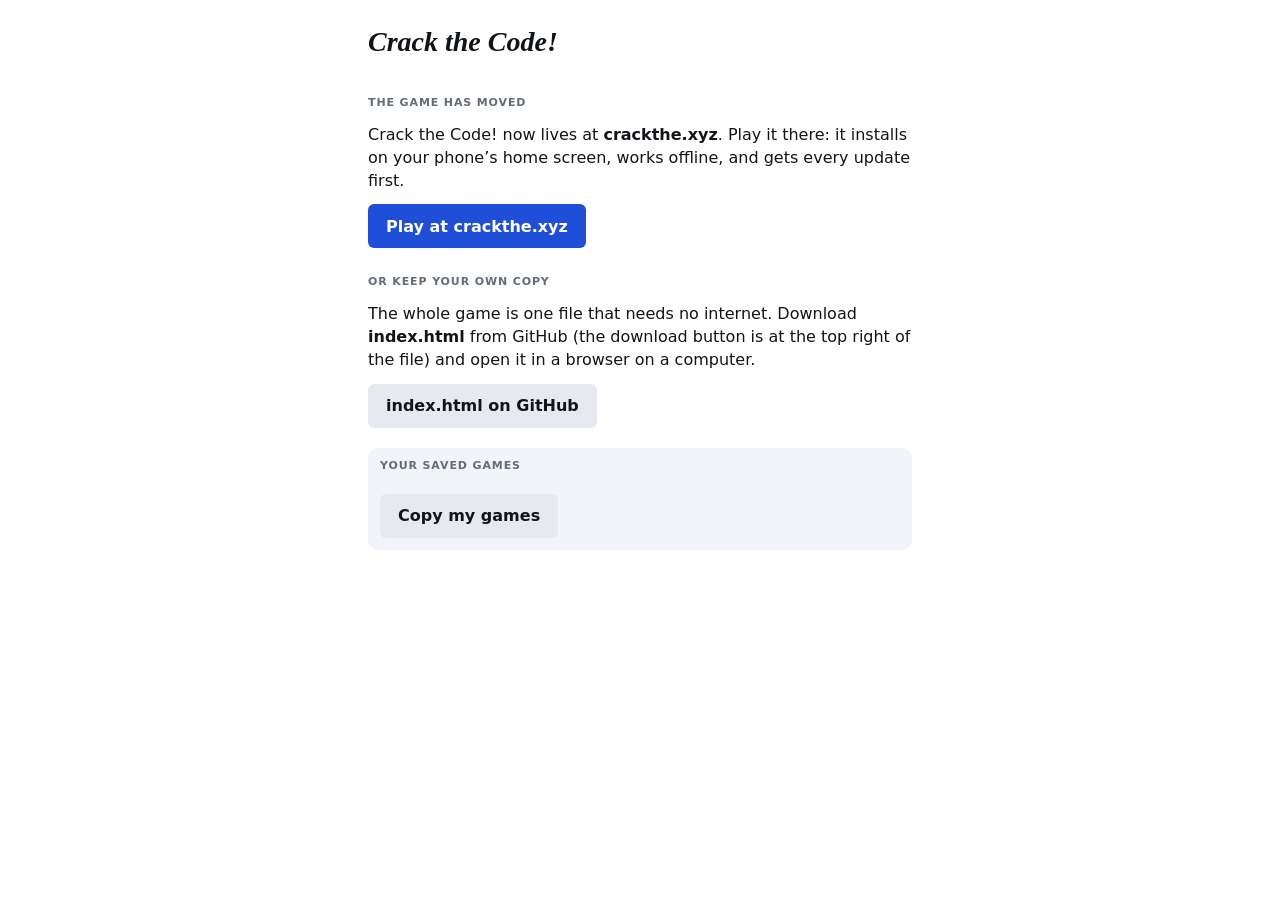
<file: src/artifact/index.html>
<!DOCTYPE html>
<html lang="en">
<head>
<meta charset="utf-8">
<meta name="viewport" content="width=device-width, initial-scale=1">
<title>Crack the Code! has moved</title>
<link rel="icon" id="ico-svg" href="favicon.svg" type="image/svg+xml">
<link rel="icon" id="ico-ico" href="favicon.ico" sizes="16x16 32x32">
<link rel="apple-touch-icon" id="ico-apple" href="apple-touch-icon.png">
<style>
/* The Claude artifact that first hosted the game. It now only points to the live site and the file on GitHub,
   and offers to carry over any games saved here. Same look as the game: system fonts, one blue, one tint. */
:root{--paper:#fff;--ink:#111418;--muted:#646c78;--zone:#f1f4f9;--ctl:#e6eaf0;--accent:#1f4fd8;--accent-ink:#fff;
  --math:"STIX Two Text","Cambria Math",Cambria,"Times New Roman",Times,serif;--ui:system-ui,-apple-system,"Segoe UI",Roboto,"Helvetica Neue",Arial,sans-serif}
@media (prefers-color-scheme:dark){:root:not([data-theme=light]){--paper:#0f1216;--ink:#e9edf2;--muted:#98a1ad;--zone:#181d25;--ctl:#2a323d;--accent:#7ea2ff;--accent-ink:#0b1020}}
:root[data-theme=dark]{--paper:#0f1216;--ink:#e9edf2;--muted:#98a1ad;--zone:#181d25;--ctl:#2a323d;--accent:#7ea2ff;--accent-ink:#0b1020}
:root[data-theme=black]{--paper:#000;--ink:#e9edf2;--muted:#98a1ad;--zone:#111418;--ctl:#23292f;--accent:#7ea2ff;--accent-ink:#000}
html{background:var(--paper);color:var(--ink);color-scheme:light dark}
body{margin:0;font-family:var(--ui);font-size:16px;line-height:1.45}
main{max-width:34rem;margin:0 auto;padding:22px 16px 48px;display:flex;flex-direction:column;gap:12px}
h1{font-family:var(--math);font-style:italic;font-weight:600;font-size:28px;margin:0 0 6px}
p{margin:0}
.lbl{font-size:11px;font-weight:600;letter-spacing:.08em;text-transform:uppercase;color:var(--muted);margin-top:14px}
.btn{display:inline-flex;align-items:center;justify-content:center;min-height:44px;padding:0 18px;border-radius:6px;font:600 16px var(--ui);text-decoration:none;border:none;cursor:pointer}
.primary{background:var(--accent);color:var(--accent-ink)}
.ghost{background:var(--ctl);color:var(--ink)}
.btn:focus-visible{outline:2px solid var(--accent);outline-offset:2px}
.small{font-size:13.5px;color:var(--muted)}
.saves{background:var(--zone);border-radius:10px;padding:10px 12px 12px;display:flex;flex-direction:column;gap:10px;margin-top:8px}
.saves .lbl{margin:0}
#note:empty{display:none}
</style>
</head>
<body>
<main>
<h1>Crack the Code!</h1>
<div class="lbl">The game has moved</div>
<p>Crack the Code! now lives at <b>crackthe.xyz</b>. Play it there: it installs on your phone’s home screen, works offline, and gets every update first.</p>
<p><a class="btn primary" href="https://crackthe.xyz/" target="_blank" rel="noopener">Play at crackthe.xyz</a></p>
<div class="lbl">Or keep your own copy</div>
<p>The whole game is one file that needs no internet. Download <b>index.html</b> from GitHub (the download button is at the top right of the file) and open it in a browser on a computer.</p>
<p><a class="btn ghost" href="https://github.com/Averm/crackthecode/blob/master/www/index.html" target="_blank" rel="noopener">index.html on GitHub</a></p>
<section class="saves" id="saves" hidden>
  <div class="lbl">Your saved games</div>
  <p id="savestxt"></p>
  <p><button class="btn ghost" id="copy" type="button">Copy my games</button></p>
  <textarea id="savesbox" readonly hidden rows="5" style="width:100%;box-sizing:border-box;font:12px ui-monospace,monospace;background:var(--paper);color:var(--ink);border:1px solid var(--ctl);border-radius:6px;padding:6px"></textarea>
  <p class="small" id="note" role="status"></p>
</section>
</main>
<script>
(function () {
  var KEY = 'ctc-v3', HEAD = 'Crack the Code! saved games';
  function get(k) { try { return localStorage.getItem(KEY + ':' + k); } catch (e) { return null; } }
  // same theme and icons as the game played here
  var theme = get('theme') || 'auto', r = document.documentElement;
  if (theme === 'light' || theme === 'dark' || theme === 'black') r.setAttribute('data-theme', theme);
  var dark = theme === 'dark' || theme === 'black' || (theme === 'auto' && window.matchMedia && matchMedia('(prefers-color-scheme: dark)').matches);
  if (dark) [['ico-svg', 'favicon-dark.svg'], ['ico-ico', 'favicon-dark.ico'], ['ico-apple', 'apple-touch-icon-dark.png']].forEach(function (x) { document.getElementById(x[0]).setAttribute('href', x[1]); });
  // games saved while the game lived here: offer them in the format crackthe.xyz pastes in
  var ids = []; try { ids = JSON.parse(get('recent') || '[]'); } catch (e) {}
  if (!Array.isArray(ids) || !ids.length) return;
  var items = {};
  try { for (var i = 0; i < localStorage.length; i++) { var k = localStorage.key(i); if (k && k.indexOf(KEY + ':') === 0 && !/:(loads|install-)/.test(k)) items[k.slice(KEY.length + 1)] = localStorage.getItem(k); } } catch (e) {}
  var text = HEAD + '\n' + btoa(unescape(encodeURIComponent(JSON.stringify({ v: 1, items: items })))).replace(/(.{64})/g, '$1\n').trim();
  document.getElementById('savestxt').textContent = 'You have ' + ids.length + ' saved game' + (ids.length === 1 ? '' : 's') + ' here, and they do not move by themselves. Tap Copy my games, then at crackthe.xyz tap “Paste a table to continue or review it” and paste.';
  document.getElementById('saves').hidden = false;
  var note = document.getElementById('note');
  document.getElementById('copy').addEventListener('click', function () {
    var fail = function () {   // show the text so it can be copied by hand
      var ta = document.getElementById('savesbox'); ta.value = text; ta.hidden = false; ta.focus(); ta.select();
      note.textContent = 'Copying is blocked here. The text above is selected: copy it by hand.';
    };
    try { navigator.clipboard.writeText(text).then(function () { note.textContent = 'Copied. Now paste it at crackthe.xyz.'; }, fail); } catch (e) { fail(); }
  });
})();
</script>
</body>
</html>
</file>
